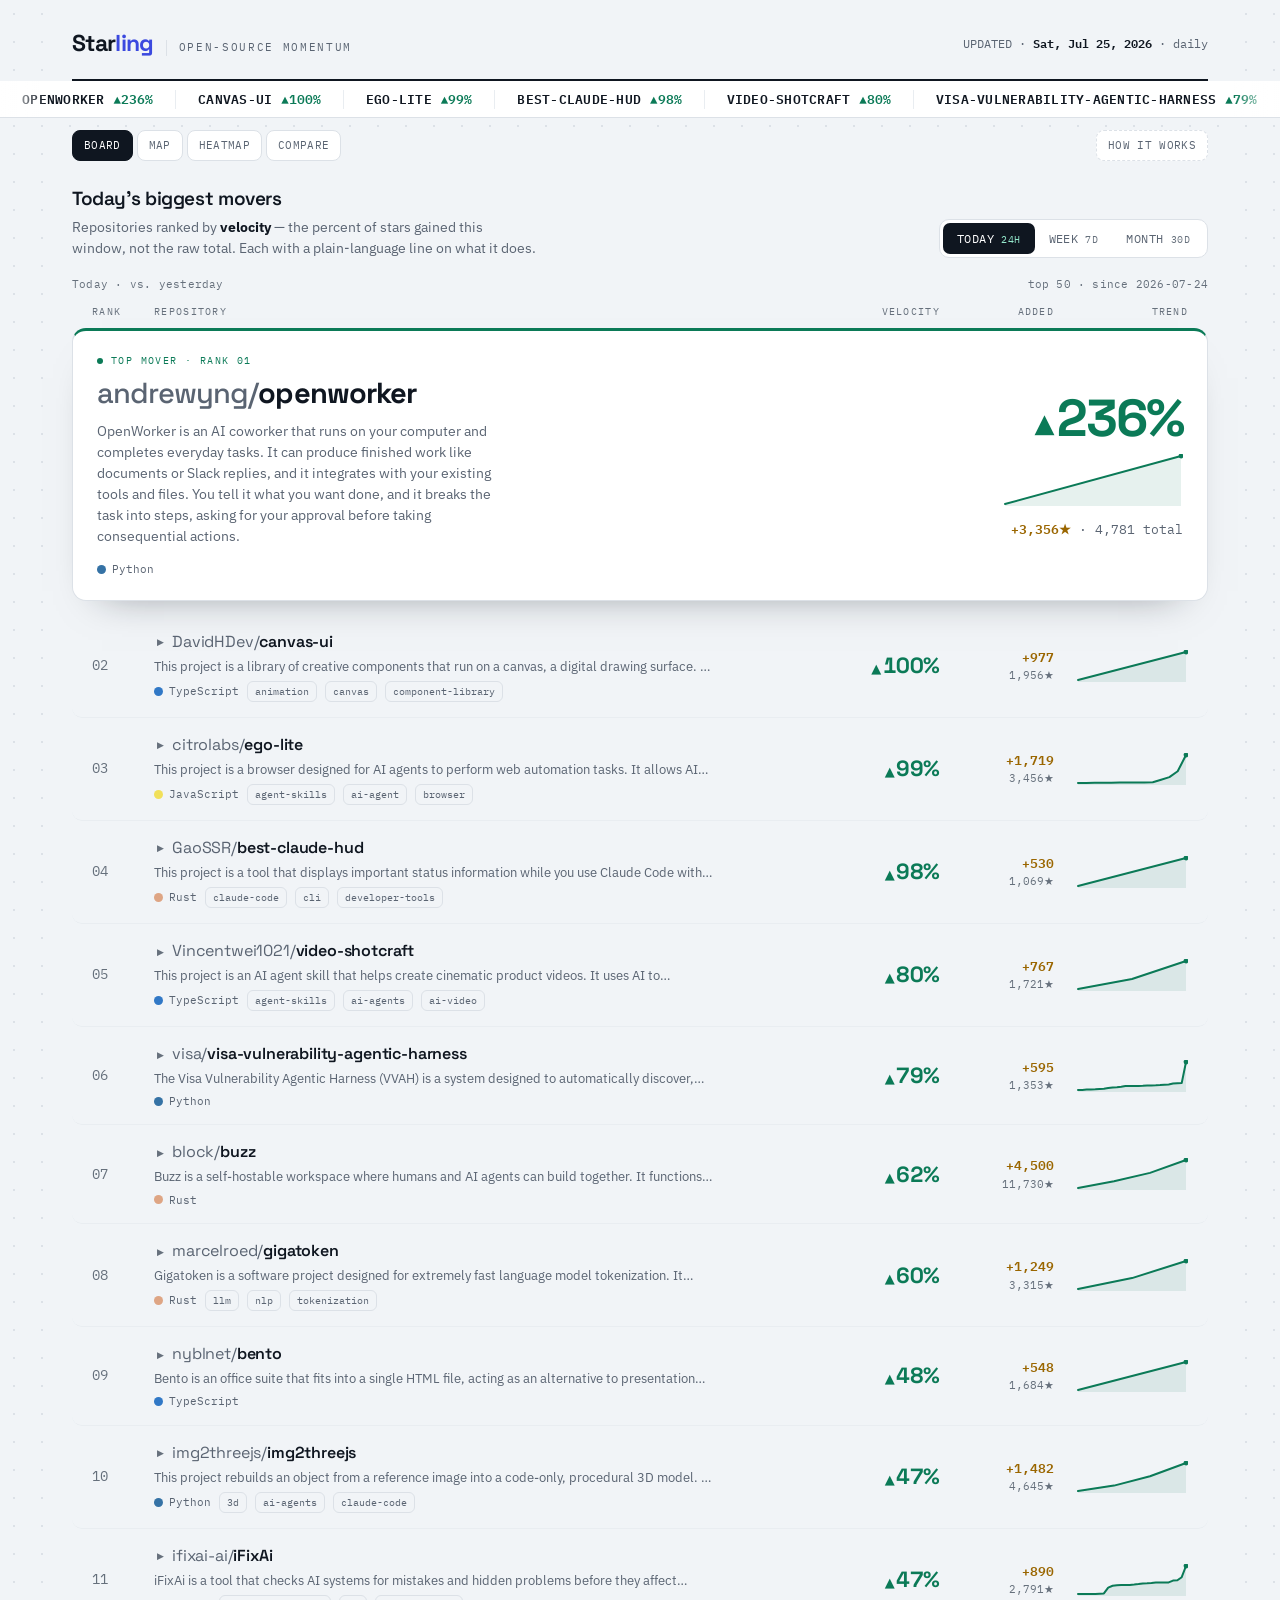
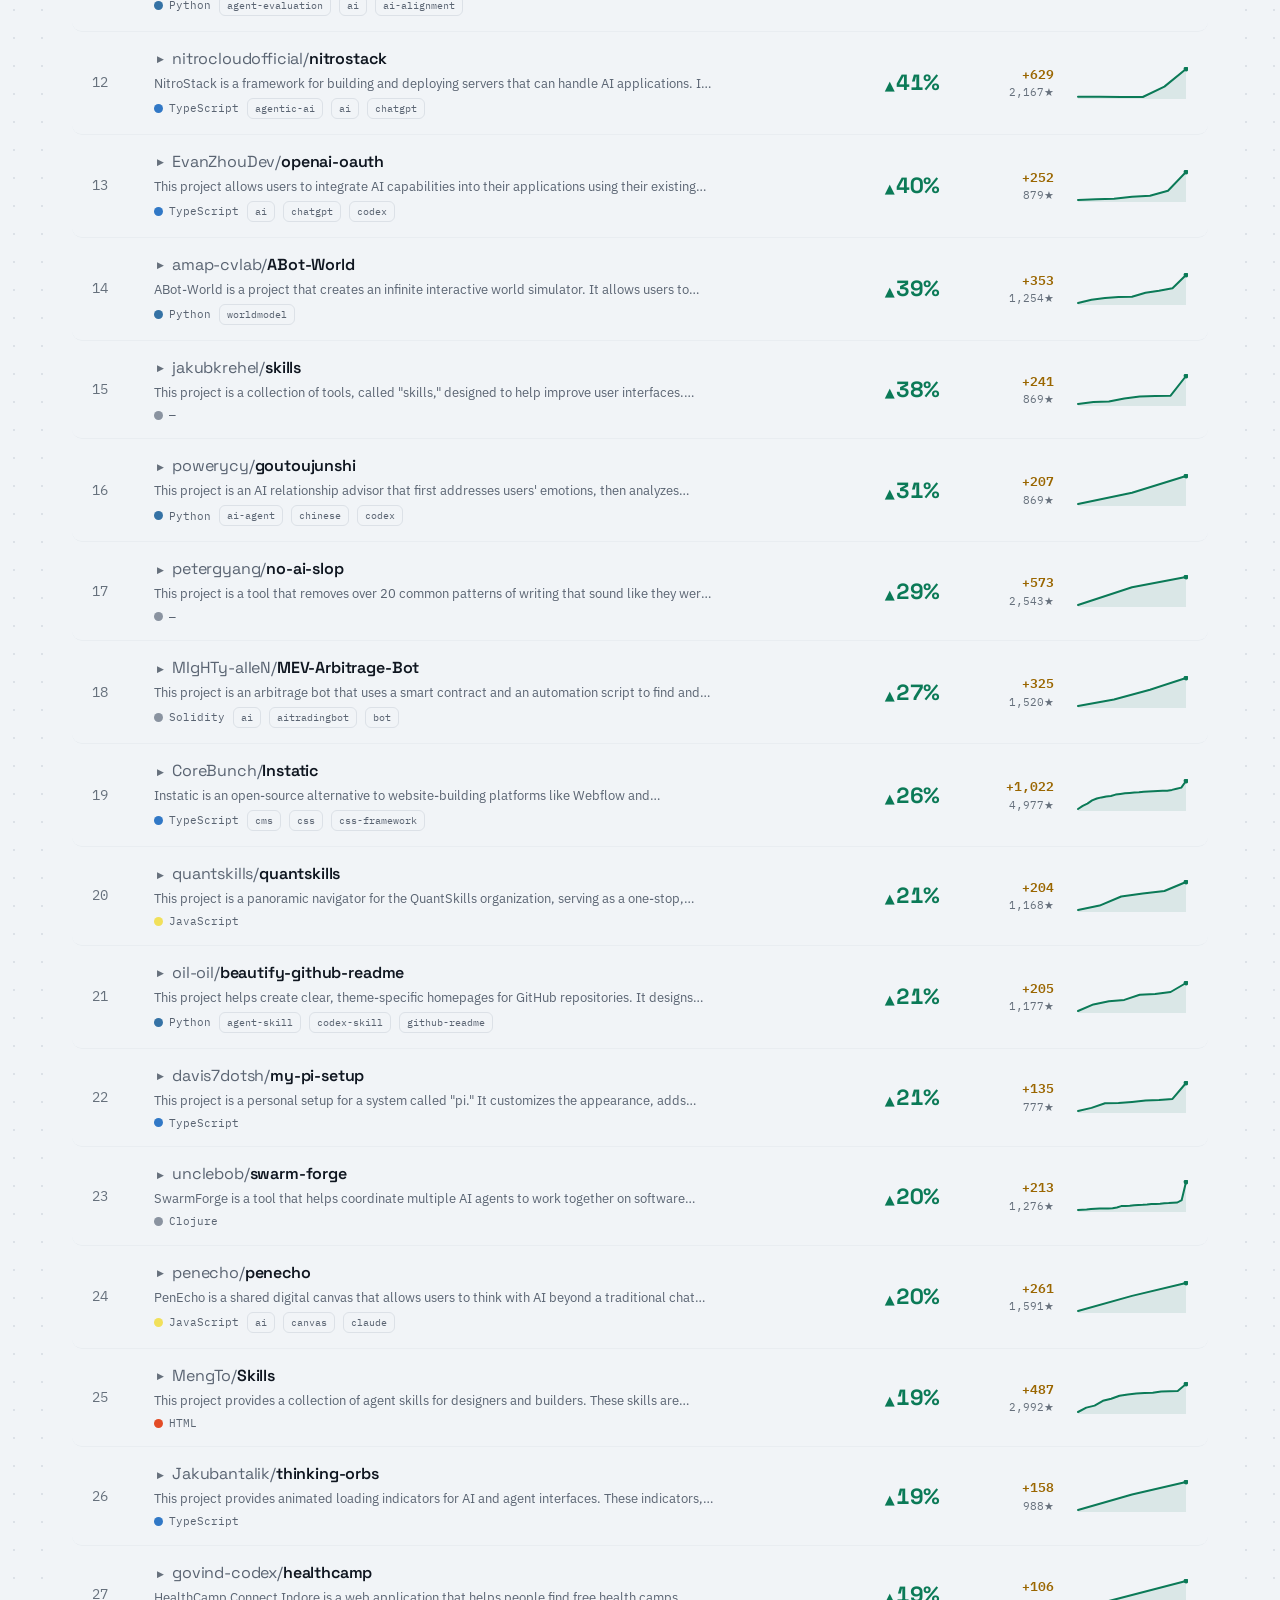
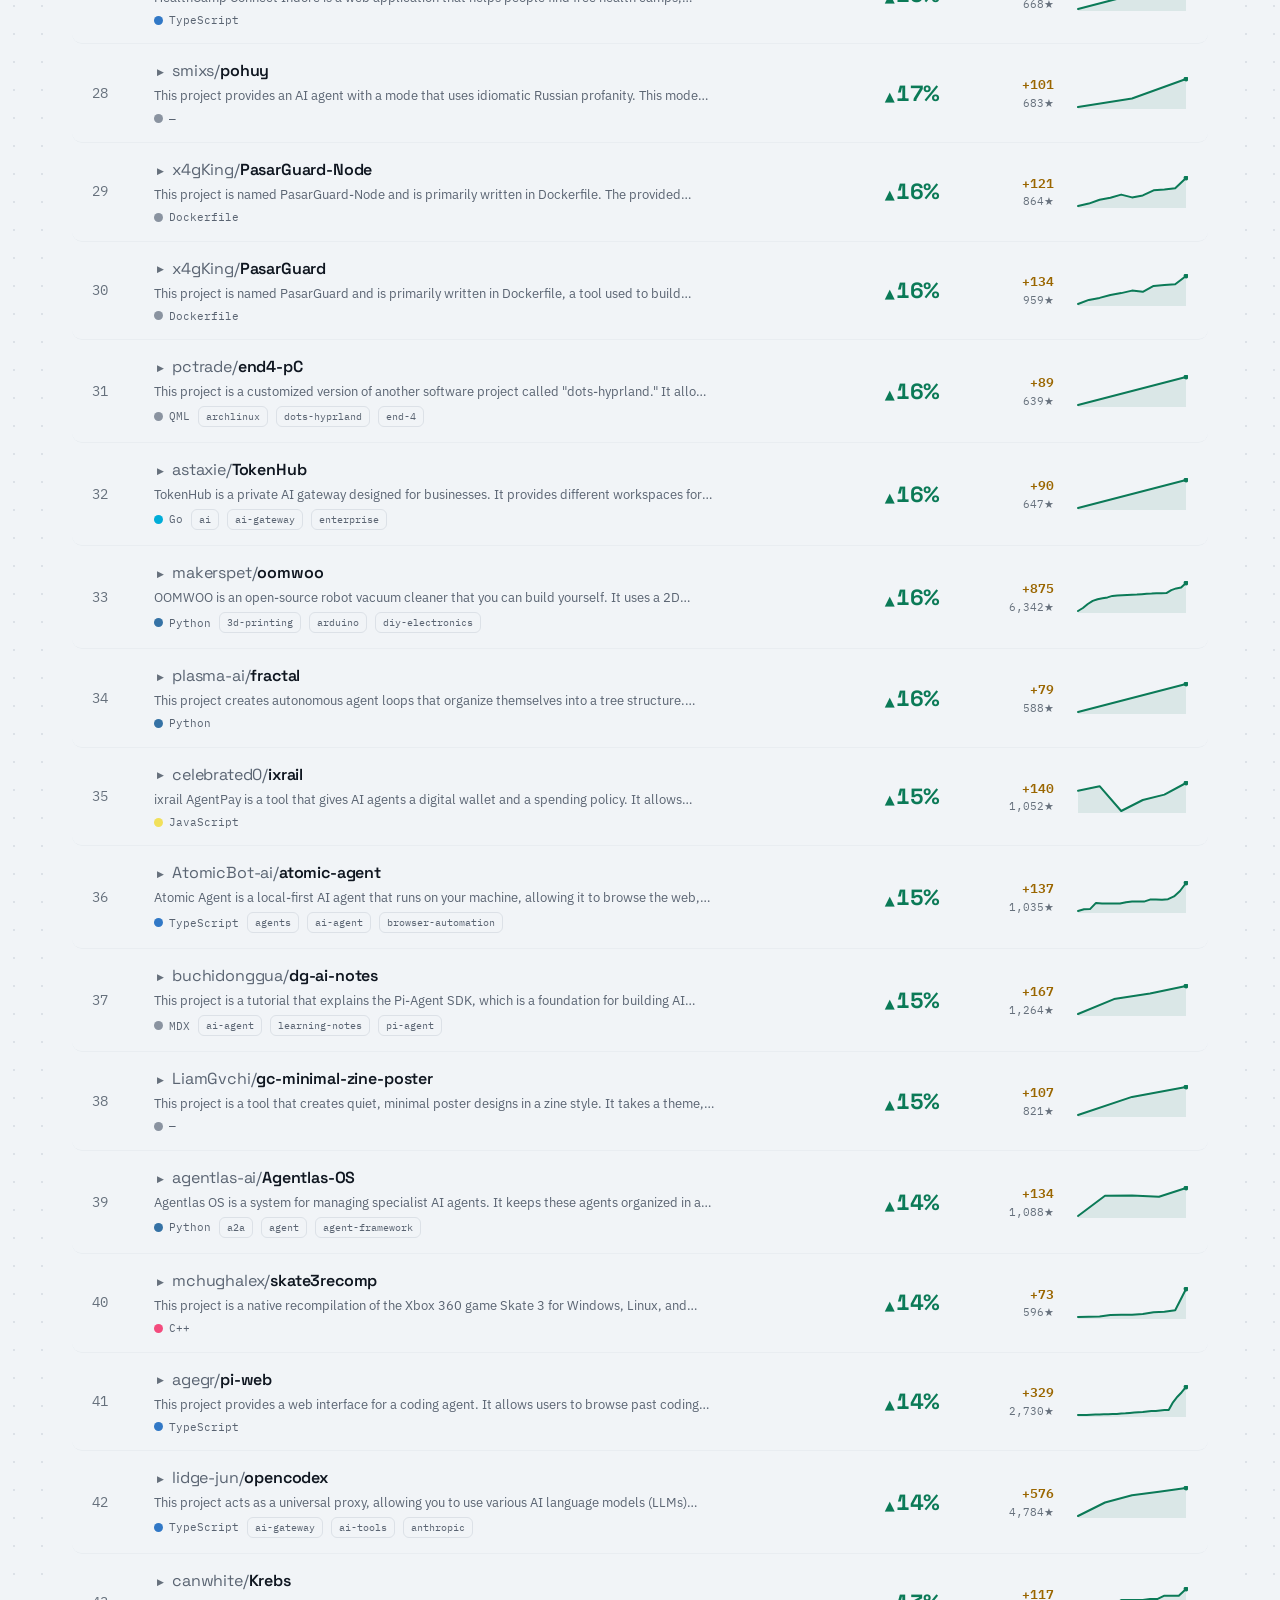
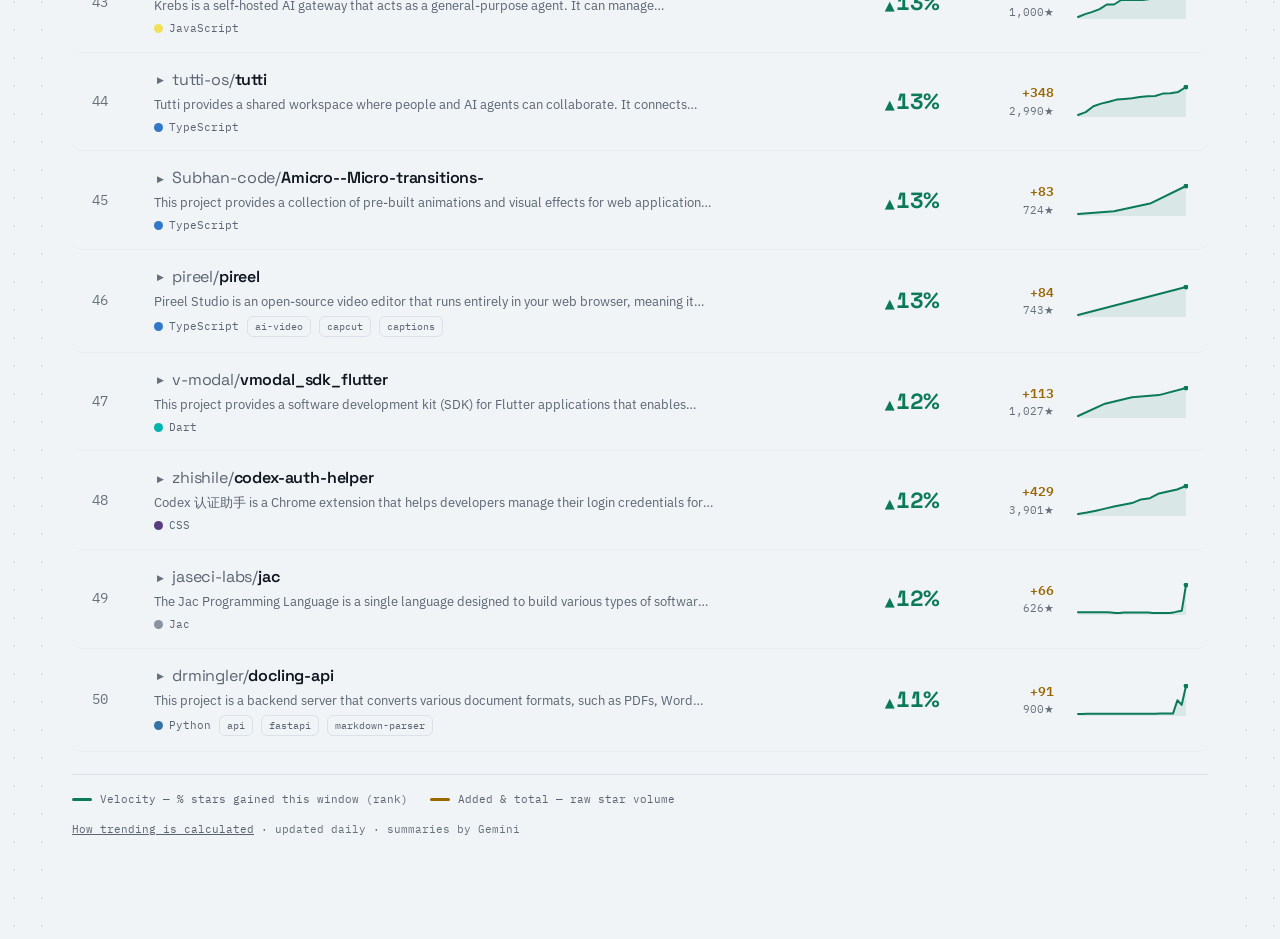
<file: site/index.html>
<!doctype html>
<html lang="en">
<head>
<meta charset="utf-8">
<meta name="viewport" content="width=device-width, initial-scale=1">
<title>Starling — trending GitHub repositories</title>
<link rel="icon" href="data:image/svg+xml,%3Csvg xmlns='http://www.w3.org/2000/svg' viewBox='0 0 16 16'%3E%3Cpath fill='%233B49DF' d='M8 1l2.1 4.3 4.7.7-3.4 3.3.8 4.7L8 11.8 3.8 14l.8-4.7L1.2 6l4.7-.7z'/%3E%3C/svg%3E">
<meta name="description" content="Open-source momentum — the GitHub repositories gaining stars fastest, each with a plain-language line on what it does.">
<link rel="preconnect" href="https://fonts.googleapis.com">
<link rel="preconnect" href="https://fonts.gstatic.com" crossorigin>
<link href="https://fonts.googleapis.com/css2?family=Space+Grotesk:wght@400;500;600;700&family=IBM+Plex+Mono:wght@400;500;600&family=IBM+Plex+Sans:wght@400;500;600&display=swap" rel="stylesheet">
<link rel="stylesheet" href="assets/theme.css">
<style>
  body{background-image:radial-gradient(circle, var(--line) 1px, transparent 1.5px); background-size:28px 28px;}
  .wrap{background:var(--paper);} /* solid content column — the dots stay in the margins, off the text */
  .wmeta{display:flex; justify-content:space-between; align-items:baseline; gap:12px; font-family:var(--mono); font-size:11px; color:var(--faint); letter-spacing:.02em; margin:2px 0 12px;}
  .thead{display:grid; grid-template-columns:44px 1fr 120px 96px 116px; gap:18px; align-items:end; padding:0 20px 9px; font-family:var(--mono); font-size:10px; letter-spacing:.13em; text-transform:uppercase; color:var(--faint);}
  .thead .r{text-align:right;}
  .board{display:flex; flex-direction:column;}

  .hero{background:var(--panel); border:1px solid var(--line); border-top:3px solid var(--up); border-radius:14px; padding:22px 24px; display:grid; grid-template-columns:1fr auto; gap:26px; margin-bottom:14px; box-shadow:var(--shadow);}
  .hero .badge{font-family:var(--mono); font-size:10px; letter-spacing:.14em; text-transform:uppercase; color:var(--up); display:flex; align-items:center; gap:8px; margin-bottom:10px;}
  .hero .badge i{width:6px; height:6px; border-radius:50%; background:var(--up);}
  .hero .name{font-family:var(--disp); font-weight:700; font-size:29px; letter-spacing:-.03em; line-height:1.05; color:inherit; text-decoration:none; display:inline-block;}
  .hero .name .o{color:var(--muted); font-weight:500;}
  .hero a.name:hover, .hero a.name:hover .o{color:var(--accent);}
  .hero .sum{color:var(--muted); font-size:14px; max-width:52ch; margin:12px 0 14px;}
  .hero .chips{display:flex; gap:8px; flex-wrap:wrap;}
  .hero .quote{text-align:right; display:flex; flex-direction:column; align-items:flex-end; justify-content:center; min-width:200px;}
  .hero .pct{font-family:var(--disp); font-weight:700; font-size:52px; letter-spacing:-.04em; color:var(--up); line-height:1; font-variant-numeric:tabular-nums;}
  .hero .pct .car{font-size:26px; vertical-align:middle; margin-right:4px;}
  .hero .chart{margin:10px 0 8px; color:var(--up);}
  .hero .sub{font-family:var(--mono); font-size:12.5px; color:var(--muted); font-variant-numeric:tabular-nums;}
  .hero .sub b{color:var(--amber); font-weight:600;}

  .row{display:grid; grid-template-columns:44px 1fr 120px 96px 116px; gap:18px; align-items:center; padding:15px 20px; border-bottom:1px solid var(--line-2); border-radius:10px; transition:background .15s; cursor:pointer;}
  .row:hover{background:var(--panel);}
  .row:focus-within{outline:2px solid var(--accent); outline-offset:-2px;}
  .id .nm .exp{border:0; background:none; cursor:pointer; padding:2px 3px; margin-right:5px; color:var(--faint); font-size:9px; line-height:1; vertical-align:middle; transition:transform .15s;}
  .row.open .exp{transform:rotate(90deg);}
  .id .nm .exp:hover{color:var(--accent);}
  .id .nm .exp:focus-visible{outline:2px solid var(--accent); outline-offset:2px; border-radius:4px;}
  .row.open .sm{display:block; overflow:visible; -webkit-line-clamp:none;}
  .rank{font-family:var(--mono); font-size:14px; color:var(--faint); font-variant-numeric:tabular-nums;}
  .id .nm{font-family:var(--disp); font-weight:600; font-size:16px; letter-spacing:-.01em;}
  .id .nm .o{color:var(--muted); font-weight:400;}
  .id .nm a{text-decoration:none; color:inherit;} .id .nm a:hover{color:var(--accent);}
  .id .sm{color:var(--muted); font-size:12.7px; margin:3px 0 0; max-width:70ch; display:-webkit-box; -webkit-line-clamp:1; -webkit-box-orient:vertical; overflow:hidden;}
  .id .chips{display:flex; align-items:center; gap:8px; flex-wrap:wrap; margin-top:5px;}
  .cell-pct{text-align:right; font-family:var(--disp); font-weight:700; font-size:22px; color:var(--up); font-variant-numeric:tabular-nums; letter-spacing:-.02em;}
  .cell-pct .car{font-size:13px; margin-right:2px;}
  .cell-abs{text-align:right; font-family:var(--mono); font-size:13px; color:var(--muted); font-variant-numeric:tabular-nums;}
  .cell-abs b{color:var(--amber); font-weight:600;} .cell-abs .t{display:block; font-size:11px; color:var(--faint);}
  .cell-chart{color:var(--up); display:flex; justify-content:flex-end;}

  @media (max-width:760px){
    body{background-image:none;}
    .thead{display:none;}
    .hero{grid-template-columns:1fr; gap:16px;} .hero .quote{text-align:left; align-items:flex-start;}
    .hero .name{font-size:23px;} .hero .pct{font-size:40px;}
    .row{grid-template-columns:34px 1fr auto; row-gap:6px; padding:14px 12px;}
    .row .cell-abs{display:none;}
    .row .cell-chart{grid-column:1 / -1; justify-content:flex-start; margin-top:2px;}
  }
</style>
</head>
<body>
<div class="wrap" style="padding-bottom:0">
  <div class="bar">
    <div class="brand"><a class="logo" href="index.html">Star<b>ling</b></a><span class="kick">Open-source momentum</span></div>
    <div class="clock" id="clock">—</div>
  </div>
</div>
<div class="ticker" aria-hidden="true"><div class="tick-track" id="tickTrack"></div></div>

<div class="wrap">
  <nav class="views" aria-label="Views">
    <a href="index.html" aria-current="page">Board</a>
    <a href="map.html">Map</a>
    <a href="heatmap.html">Heatmap</a>
    <a href="compare.html">Compare</a>
    <span class="spacer"></span>
    <a class="about" href="about.html">How it works</a>
  </nav>

  <main>
  <div class="strip">
    <div class="lede">
      <h1 id="ledeH">Today’s biggest movers</h1>
      <p>Repositories ranked by <b>velocity</b> — the percent of stars gained this window, not the raw total. Each with a plain-language line on what it does.</p>
    </div>
    <div class="seg" role="tablist" aria-label="Trend window">
      <button role="tab" aria-selected="true" data-win="day" aria-controls="boardPanel">Today <span class="d">24H</span></button>
      <button role="tab" aria-selected="false" data-win="week" aria-controls="boardPanel">Week <span class="d">7D</span></button>
      <button role="tab" aria-selected="false" data-win="month" aria-controls="boardPanel">Month <span class="d">30D</span></button>
    </div>
  </div>

  <div id="boardPanel" role="tabpanel" aria-label="Trending repositories">
  <div class="wmeta" role="status"><span id="wlabel">—</span><span id="wcount"></span></div>
  <div class="thead"><div>Rank</div><div>Repository</div><div class="r">Velocity</div><div class="r">Added</div><div class="r">Trend</div></div>
  <div class="board" id="board"><div class="state">Loading trending repositories…</div></div>
  </div>

  <div class="legend">
    <span><i style="background:var(--up)"></i>Velocity — % stars gained this window (rank)</span>
    <span><i style="background:var(--amber)"></i>Added &amp; total — raw star volume</span>
  </div>
  <p class="foot"><a href="about.html">How trending is calculated</a> · updated daily · summaries by Gemini</p>
  </main>
</div>

<script src="assets/data.js"></script>
<script>
var S = Starling;
S.load().then(function () {
  S.chrome();
  var current = "day";

  function render(win) {
    var w = S.win(win);
    S.buildTicker(document.getElementById("tickTrack"), w.repos);
    document.getElementById("ledeH").textContent = S.WLABEL[win] + "’s biggest movers";
    document.getElementById("wlabel").textContent = S.WLABEL[win] + " · " + S.WSINCE[win];
    document.getElementById("wcount").textContent = w.count ? ("top " + w.repos.length + (w.count > w.repos.length ? " of " + w.count : "") + " · since " + w.boundary_date) : "";
    var board = document.getElementById("board");
    if (!w.repos.length) {
      board.removeAttribute("role");
      board.innerHTML = '<div class="state">No repositories cleared the ' + S.WSUB[win] + ' threshold this run — check back tomorrow.</div>';
      return;
    }
    var out = "";
    var lead = w.repos[0];
    var sum = function (r) { return S.esc(r.summary || r.description || "Summary pending."); };
    var chips = function (r) {
      var c = S.langColor(r.language);
      var t = (r.topics || []).slice(0, 3).map(function (x) { return '<span class="chip">' + S.esc(x) + '</span>'; }).join("");
      return '<span class="lang"><span class="dot" style="background:' + c + '"></span>' + S.esc(r.language || "—") + '</span>' + t;
    };
    out += '<article class="hero" role="listitem">' +
      '<div><div class="badge"><i></i>Top mover · rank 01</div>' +
      '<a class="name" href="' + S.repoUrl(lead) + '" target="_blank" rel="noopener"><span class="o">' + S.esc(lead.owner) + '/</span>' + S.esc(lead.name) + '</a>' +
      '<p class="sum">' + sum(lead) + '</p><div class="chips">' + chips(lead) + '</div></div>' +
      '<div class="quote"><div class="pct"><span class="car">▲</span>' + S.pctOf(lead.pct_gain) + '%</div>' +
      '<div class="chart">' + S.sparkline(lead.spark, { w: 180, h: 52, stroke: "var(--up)" }) + '</div>' +
      '<div class="sub"><b>+' + S.fmt(lead.abs_gain) + '★</b> · ' + S.fmt(lead.stars) + ' total</div></div></article>';

    for (var i = 1; i < w.repos.length; i++) {
      var r = w.repos[i];
      out += '<div class="row" role="listitem"><div class="rank">' + String(i + 1).padStart(2, "0") + '</div>' +
        '<div class="id"><div class="nm"><button class="exp" aria-expanded="false" aria-controls="sm-' + i + '" aria-label="Show full summary of ' + S.esc(r.name) + '">▶</button><a href="' + S.repoUrl(r) + '" target="_blank" rel="noopener"><span class="o">' + S.esc(r.owner) + '/</span>' + S.esc(r.name) + '</a></div>' +
        '<p class="sm" id="sm-' + i + '">' + sum(r) + '</p><div class="chips">' + chips(r) + '</div></div>' +
        '<div class="cell-pct"><span class="car">▲</span>' + S.pctOf(r.pct_gain) + '%</div>' +
        '<div class="cell-abs"><b>+' + S.fmt(r.abs_gain) + '</b><span class="t">' + S.fmt(r.stars) + '★</span></div>' +
        '<div class="cell-chart">' + S.sparkline(r.spark, { stroke: "var(--up)" }) + '</div></div>';
    }
    board.setAttribute("role", "list");
    board.innerHTML = out;
  }

  document.querySelectorAll(".seg button").forEach(function (b) {
    b.addEventListener("click", function () {
      if (b.dataset.win === current) return;
      document.querySelectorAll(".seg button").forEach(function (x) { x.setAttribute("aria-selected", x === b); });
      current = b.dataset.win; render(current);
    });
  });
  // click a row (anywhere but its links) to expand/collapse the full summary;
  // delegated so it survives window-switch re-renders
  document.getElementById("board").addEventListener("click", function (e) {
    if (e.target.closest("a")) return;
    var row = e.target.closest(".row");
    if (!row) return;
    row.classList.toggle("open");
    var b = row.querySelector(".exp");
    if (b) b.setAttribute("aria-expanded", row.classList.contains("open"));
  });
  render(current);
}).catch(function (err) { S.fail("board", err); });
</script>
</body>
</html>
</file>
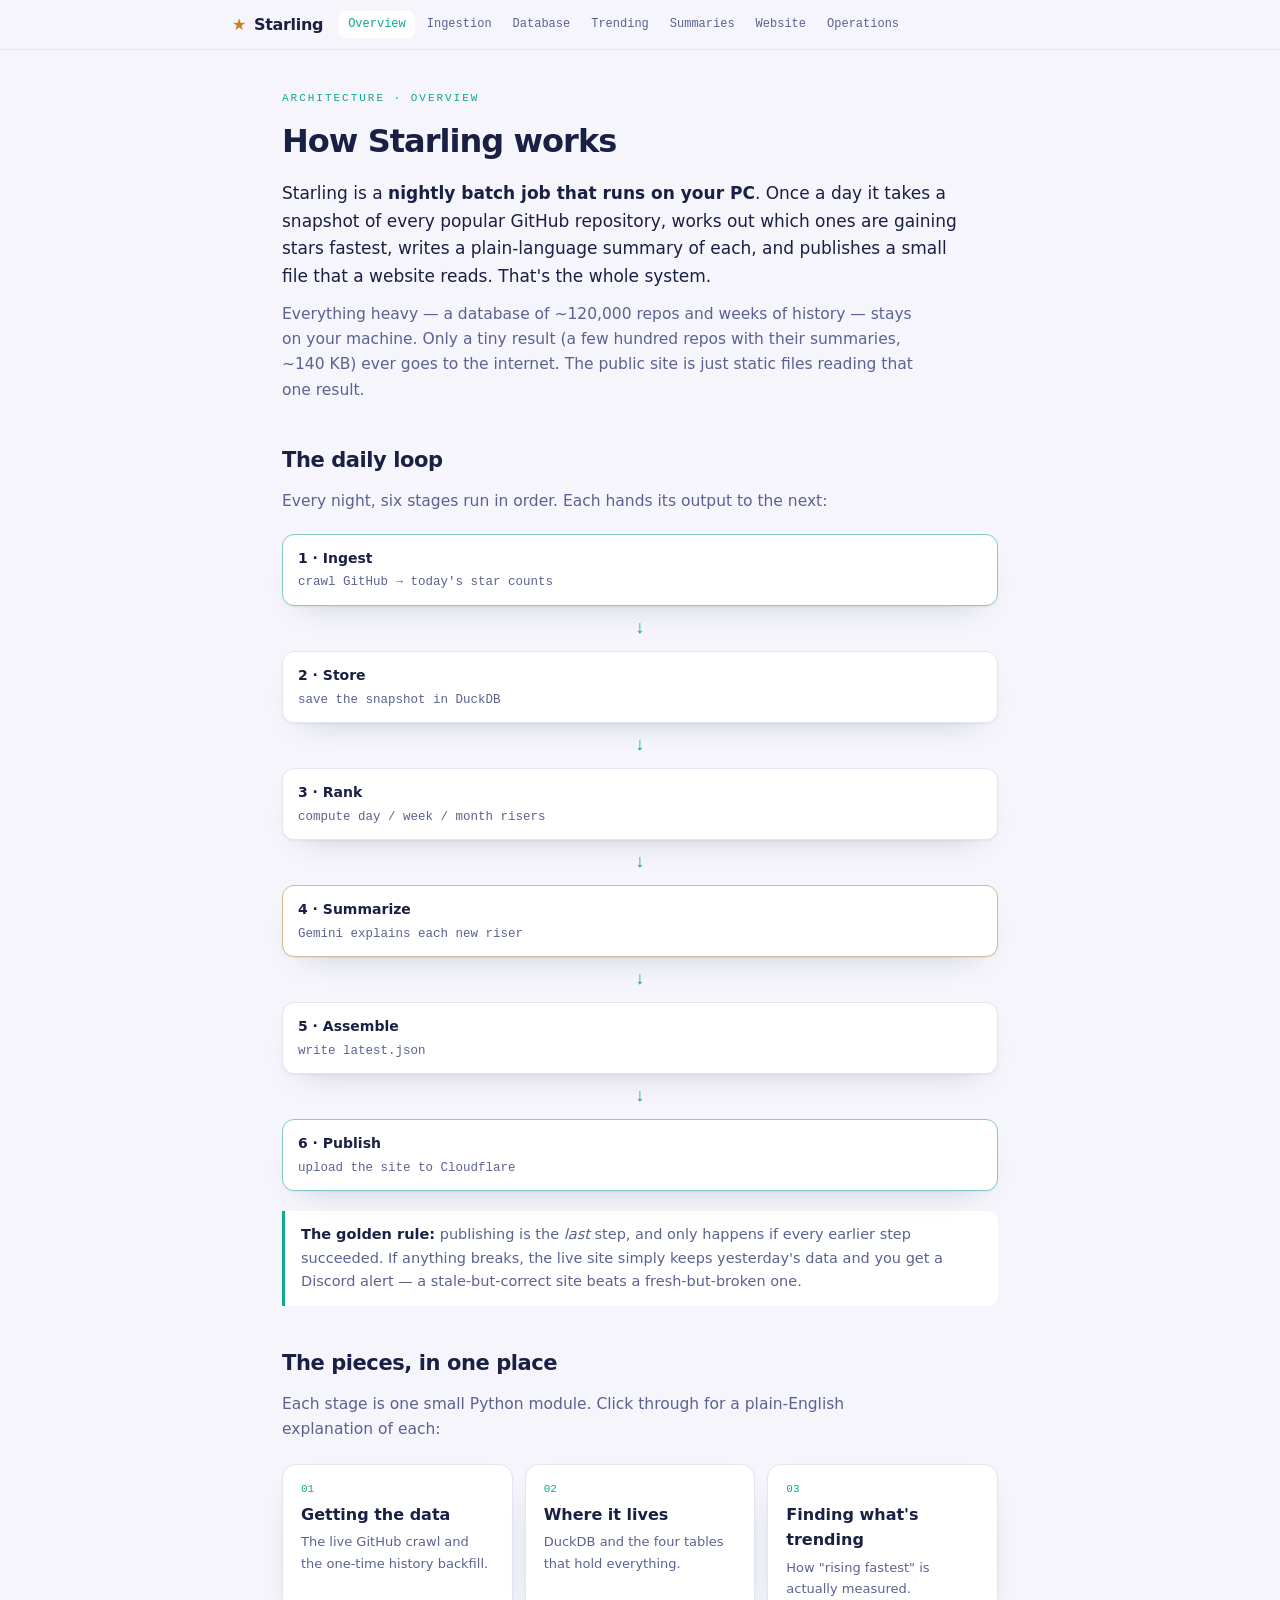
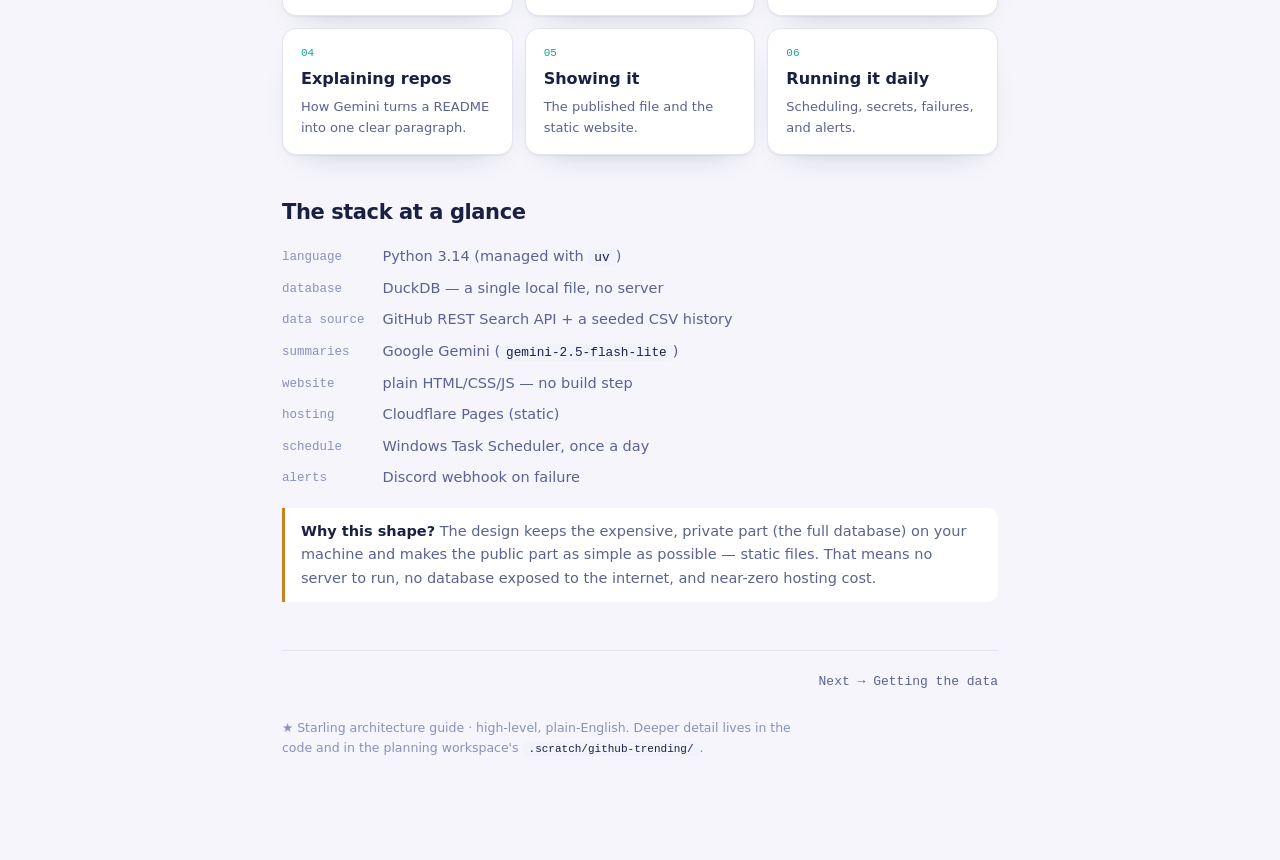
<file: docs/architecture/index.html>
<!doctype html>
<html lang="en">
<head>
<meta charset="utf-8">
<meta name="viewport" content="width=device-width, initial-scale=1">
<title>Starling architecture — Overview</title>
<link rel="stylesheet" href="style.css">
</head>
<body>
<div class="topnav"><div class="inner">
  <a class="brand" href="index.html"><span class="g">★</span> Starling</a>
  <nav>
    <a class="lnk" href="index.html" aria-current="page">Overview</a>
    <a class="lnk" href="01-ingestion.html">Ingestion</a>
    <a class="lnk" href="02-database.html">Database</a>
    <a class="lnk" href="03-trending.html">Trending</a>
    <a class="lnk" href="04-summaries.html">Summaries</a>
    <a class="lnk" href="05-website.html">Website</a>
    <a class="lnk" href="06-operations.html">Operations</a>
  </nav>
</div></div>

<div class="wrap">
  <div class="eyebrow">Architecture · Overview</div>
  <h1>How Starling works</h1>
  <p class="lead">Starling is a <strong>nightly batch job that runs on your PC</strong>. Once a day it takes a snapshot of every popular GitHub repository, works out which ones are gaining stars fastest, writes a plain-language summary of each, and publishes a small file that a website reads. That's the whole system.</p>

  <p>Everything heavy — a database of ~120,000 repos and weeks of history — stays on your machine. Only a tiny result (a few hundred repos with their summaries, ~140 KB) ever goes to the internet. The public site is just static files reading that one result.</p>

  <h2>The daily loop</h2>
  <p>Every night, six stages run in order. Each hands its output to the next:</p>

  <div class="flow vert">
    <div class="box accent"><div class="t">1 · Ingest</div><div class="d">crawl GitHub → today's star counts</div></div>
    <div class="arr">↓</div>
    <div class="box"><div class="t">2 · Store</div><div class="d">save the snapshot in DuckDB</div></div>
    <div class="arr">↓</div>
    <div class="box"><div class="t">3 · Rank</div><div class="d">compute day / week / month risers</div></div>
    <div class="arr">↓</div>
    <div class="box gold"><div class="t">4 · Summarize</div><div class="d">Gemini explains each new riser</div></div>
    <div class="arr">↓</div>
    <div class="box"><div class="t">5 · Assemble</div><div class="d">write latest.json</div></div>
    <div class="arr">↓</div>
    <div class="box accent"><div class="t">6 · Publish</div><div class="d">upload the site to Cloudflare</div></div>
  </div>

  <div class="note"><b>The golden rule:</b> publishing is the <em>last</em> step, and only happens if every earlier step succeeded. If anything breaks, the live site simply keeps yesterday's data and you get a Discord alert — a stale-but-correct site beats a fresh-but-broken one.</div>

  <h2>The pieces, in one place</h2>
  <p>Each stage is one small Python module. Click through for a plain-English explanation of each:</p>

  <div class="grid">
    <a class="card" href="01-ingestion.html"><div class="n">01</div><div class="h">Getting the data</div><div class="p">The live GitHub crawl and the one-time history backfill.</div></a>
    <a class="card" href="02-database.html"><div class="n">02</div><div class="h">Where it lives</div><div class="p">DuckDB and the four tables that hold everything.</div></a>
    <a class="card" href="03-trending.html"><div class="n">03</div><div class="h">Finding what's trending</div><div class="p">How "rising fastest" is actually measured.</div></a>
    <a class="card" href="04-summaries.html"><div class="n">04</div><div class="h">Explaining repos</div><div class="p">How Gemini turns a README into one clear paragraph.</div></a>
    <a class="card" href="05-website.html"><div class="n">05</div><div class="h">Showing it</div><div class="p">The published file and the static website.</div></a>
    <a class="card" href="06-operations.html"><div class="n">06</div><div class="h">Running it daily</div><div class="p">Scheduling, secrets, failures, and alerts.</div></a>
  </div>

  <h2>The stack at a glance</h2>
  <dl class="kv">
    <dt>language</dt><dd>Python 3.14 (managed with <code>uv</code>)</dd>
    <dt>database</dt><dd>DuckDB — a single local file, no server</dd>
    <dt>data source</dt><dd>GitHub REST Search API + a seeded CSV history</dd>
    <dt>summaries</dt><dd>Google Gemini (<code>gemini-2.5-flash-lite</code>)</dd>
    <dt>website</dt><dd>plain HTML/CSS/JS — no build step</dd>
    <dt>hosting</dt><dd>Cloudflare Pages (static)</dd>
    <dt>schedule</dt><dd>Windows Task Scheduler, once a day</dd>
    <dt>alerts</dt><dd>Discord webhook on failure</dd>
  </dl>

  <div class="note why"><b>Why this shape?</b> The design keeps the expensive, private part (the full database) on your machine and makes the public part as simple as possible — static files. That means no server to run, no database exposed to the internet, and near-zero hosting cost.</div>

  <div class="pager">
    <span class="spacer"></span>
    <a href="01-ingestion.html">Next → Getting the data</a>
  </div>
  <p class="foot">★ Starling architecture guide · high-level, plain-English. Deeper detail lives in the code and in the planning workspace's <code>.scratch/github-trending/</code>.</p>
</div>
</body>
</html>
</file>
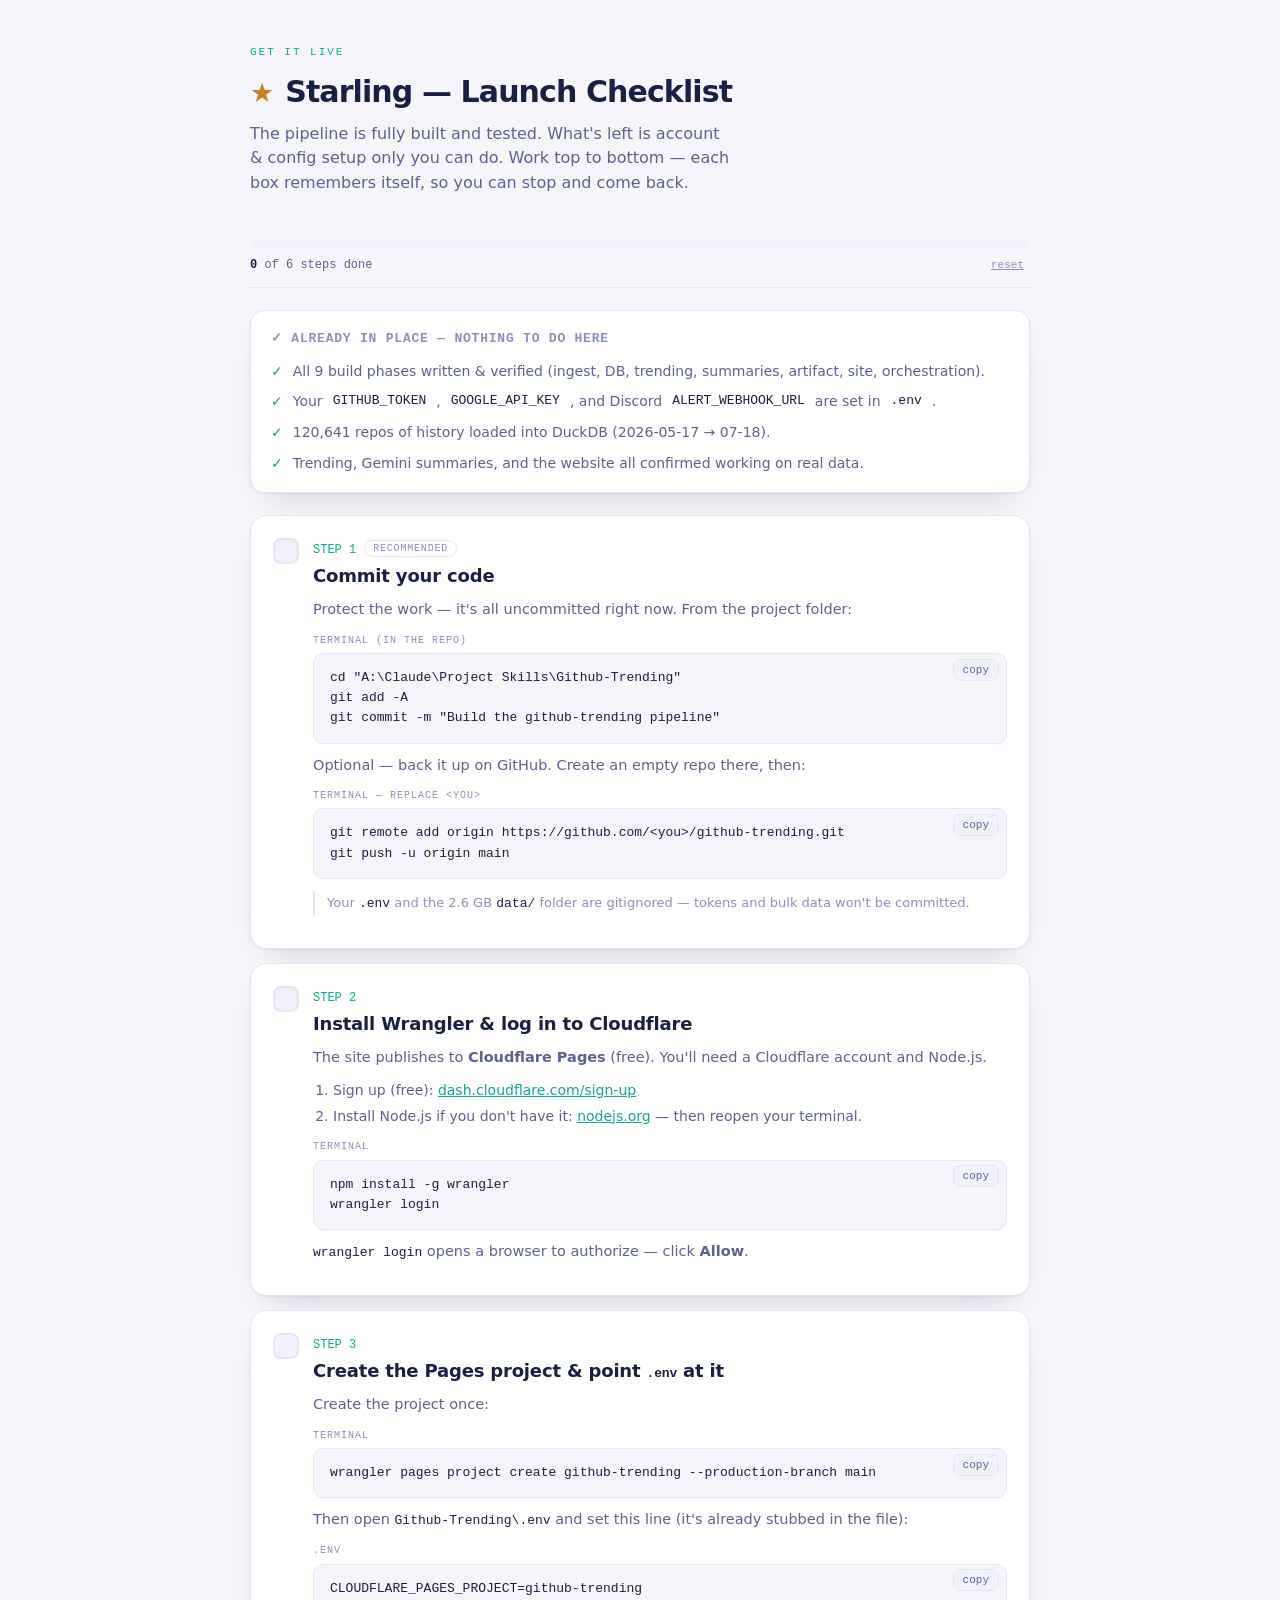
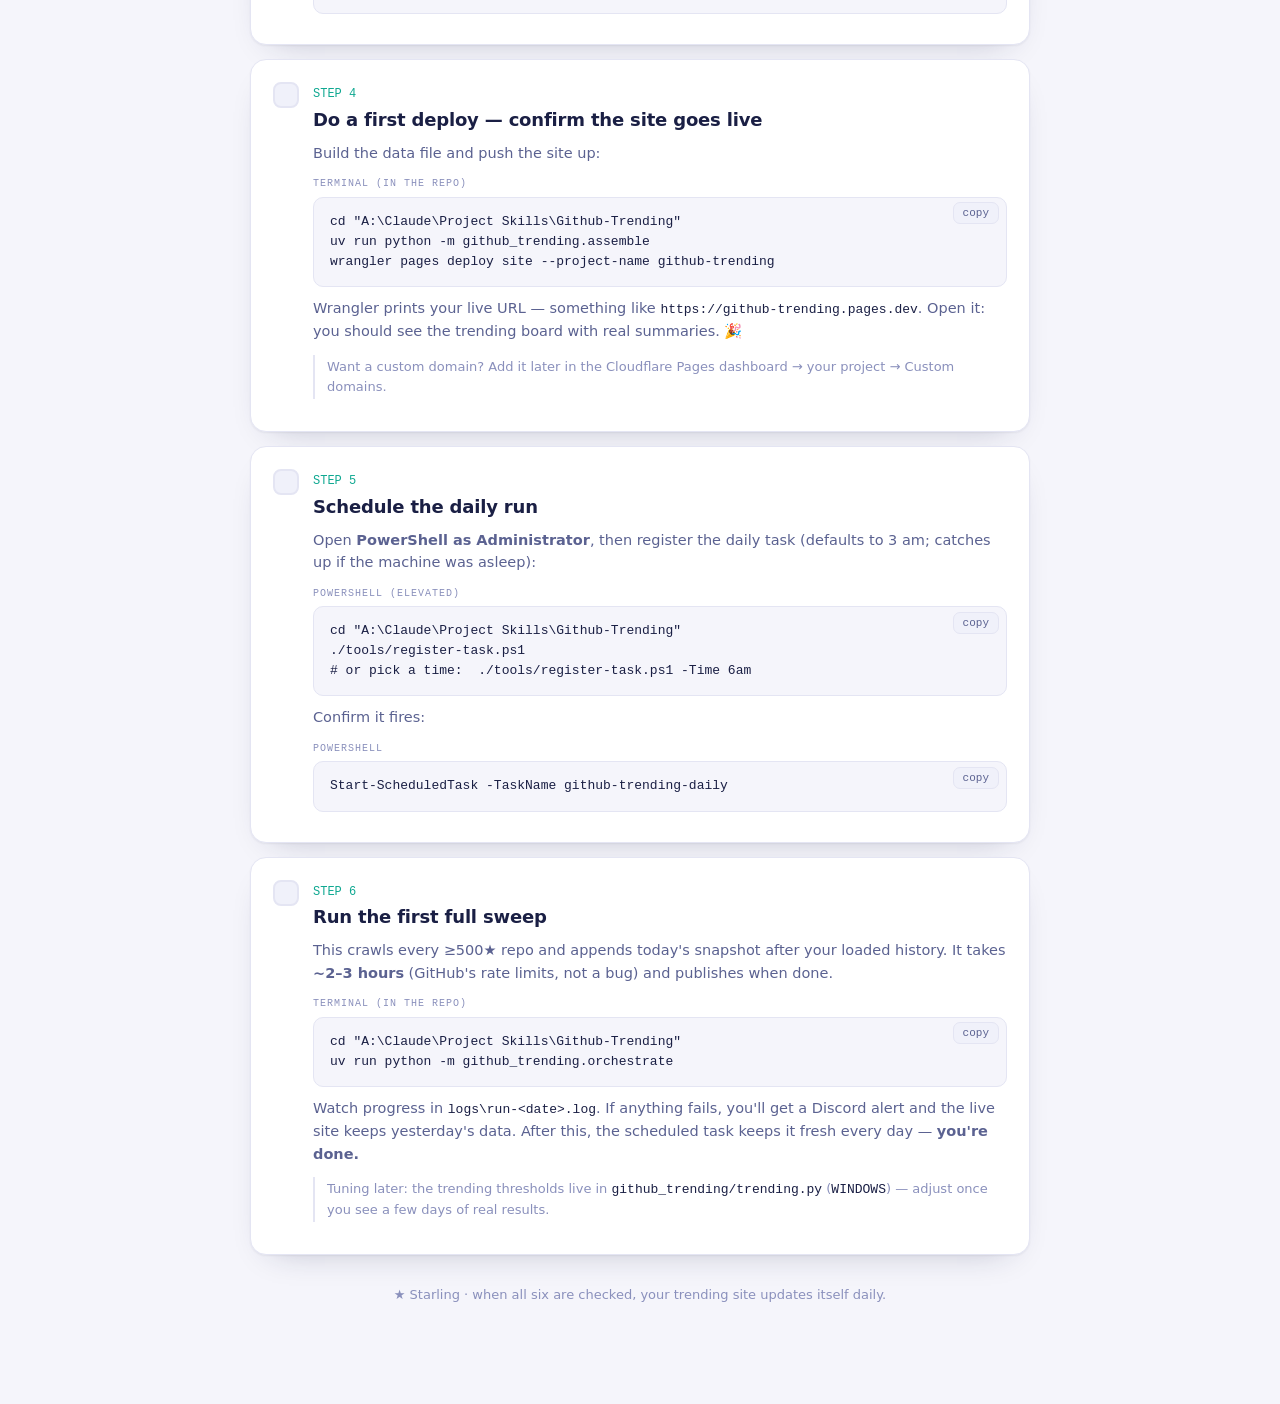
<file: docs/LAUNCH.html>
<!doctype html><html lang="en"><head><meta charset="utf-8"><meta name="viewport" content="width=device-width, initial-scale=1">
<title>Starling — Launch Checklist</title>
<style>
  :root {
    --ink:#0E1230; --surface:#161B42; --surface-2:#1F2657; --line:#2B3266;
    --paper:#EDEFFF; --haze:#9BA2D0; --faint:#6B72A6;
    --star:#FFC24B; --signal:#4FE0C0; --hot:#FF7A5C; --ok:#5FD08A;
    --mono: ui-monospace,"Cascadia Code","SF Mono","Segoe UI Mono",Consolas,monospace;
    --sans: system-ui,-apple-system,"Segoe UI",Roboto,Helvetica,Arial,sans-serif;
    --shadow: 0 1px 0 rgba(255,255,255,.03), 0 14px 34px -22px rgba(0,0,0,.7);
  }
  @media (prefers-color-scheme:light){ :root{
    --ink:#F5F5FB;--surface:#FFFFFF;--surface-2:#F0F1FA;--line:#E4E5F3;--paper:#1A1F44;--haze:#5B6291;--faint:#8A90BC;
    --star:#C9821F;--signal:#0FA891;--hot:#E15A3C;--ok:#1B9E5F;--shadow:0 1px 2px rgba(26,31,68,.06),0 14px 34px -22px rgba(26,31,68,.32);
  }}
  :root[data-theme="dark"]{ color-scheme:dark; --ink:#0E1230;--surface:#161B42;--surface-2:#1F2657;--line:#2B3266;--paper:#EDEFFF;--haze:#9BA2D0;--faint:#6B72A6;--star:#FFC24B;--signal:#4FE0C0;--hot:#FF7A5C;--ok:#5FD08A; }
  :root[data-theme="light"]{ color-scheme:light; --ink:#F5F5FB;--surface:#FFFFFF;--surface-2:#F0F1FA;--line:#E4E5F3;--paper:#1A1F44;--haze:#5B6291;--faint:#8A90BC;--star:#C9821F;--signal:#0FA891;--hot:#E15A3C;--ok:#1B9E5F; }

  *{ box-sizing:border-box; }
  body{ margin:0; background:var(--ink); color:var(--paper); font-family:var(--sans); line-height:1.55; -webkit-font-smoothing:antialiased; }
  .wrap{ max-width:820px; margin:0 auto; padding:0 20px 90px; }

  header{ padding:44px 0 10px; }
  .eyebrow{ font-family:var(--mono); font-size:11px; letter-spacing:.18em; text-transform:uppercase; color:var(--signal); }
  .mark{ display:flex; align-items:center; gap:11px; margin:8px 0 6px; }
  .mark .glyph{ color:var(--star); font-size:27px; line-height:1; }
  h1{ font-size:30px; margin:0; letter-spacing:-.03em; font-weight:800; }
  .lede{ color:var(--haze); font-size:16px; max-width:60ch; text-wrap:balance; margin:6px 0 0; }

  /* progress */
  .progress{ position:sticky; top:0; z-index:10; background:var(--ink); padding:14px 0 12px; margin-top:20px; border-bottom:1px solid var(--line); }
  .pbar{ height:8px; background:var(--surface-2); border-radius:999px; overflow:hidden; }
  .pfill{ height:100%; width:0; background:linear-gradient(90deg,var(--signal),var(--star)); border-radius:999px; transition:width .35s ease; }
  .pmeta{ display:flex; justify-content:space-between; align-items:baseline; margin-top:8px; font-family:var(--mono); font-size:12px; color:var(--haze); }
  .pmeta b{ color:var(--paper); }
  .reset{ appearance:none; background:transparent; border:0; color:var(--faint); font-family:var(--mono); font-size:11px; cursor:pointer; text-decoration:underline; }

  .panel{ background:var(--surface); border:1px solid var(--line); border-radius:14px; padding:18px 20px; margin:22px 0; box-shadow:var(--shadow); }
  .panel h2{ font-size:13px; font-family:var(--mono); letter-spacing:.06em; text-transform:uppercase; color:var(--faint); margin:0 0 12px; }
  .done-list{ list-style:none; margin:0; padding:0; display:grid; gap:9px; }
  .done-list li{ display:flex; gap:10px; align-items:flex-start; font-size:14px; color:var(--haze); }
  .done-list .c{ color:var(--ok); font-weight:800; flex:none; }

  .steps{ display:flex; flex-direction:column; gap:14px; margin-top:6px; }
  .step{ background:var(--surface); border:1px solid var(--line); border-radius:16px; padding:20px 22px; box-shadow:var(--shadow); transition:border-color .2s, opacity .2s; }
  .step.checked{ opacity:.62; border-color:color-mix(in srgb,var(--ok) 45%,var(--line)); }
  .shead{ display:flex; gap:14px; align-items:flex-start; }
  .box{ flex:none; width:26px; height:26px; margin-top:2px; border-radius:8px; border:2px solid var(--line); background:var(--surface-2); cursor:pointer; display:grid; place-items:center; color:transparent; font-weight:800; font-size:15px; transition:.15s; }
  .box:hover{ border-color:var(--signal); }
  .step.checked .box{ background:var(--ok); border-color:var(--ok); color:#0b1020; }
  .box:focus-visible{ outline:2px solid var(--signal); outline-offset:2px; }
  .num{ font-family:var(--mono); font-size:12px; color:var(--signal); }
  .step.checked .num{ color:var(--faint); }
  .stitle{ font-size:18px; font-weight:700; letter-spacing:-.01em; margin:1px 0 0; }
  .step.checked .stitle{ text-decoration:line-through; text-decoration-color:var(--faint); }
  .opt{ font-family:var(--mono); font-size:10px; letter-spacing:.08em; text-transform:uppercase; color:var(--faint); border:1px solid var(--line); border-radius:999px; padding:2px 8px; margin-left:8px; vertical-align:middle; }
  .sbody{ padding-left:40px; }
  .sbody p{ color:var(--haze); font-size:14.5px; margin:8px 0 12px; }
  .sbody a{ color:var(--signal); }
  .sbody ol{ color:var(--haze); font-size:14px; margin:8px 0 12px; padding-left:20px; }
  .sbody li{ margin:4px 0; }
  .note{ font-size:13px; color:var(--faint); border-left:2px solid var(--line); padding:2px 0 2px 12px; margin:12px 0; }

  .code{ position:relative; margin:10px 0; }
  .code .lbl{ font-family:var(--mono); font-size:10px; letter-spacing:.1em; text-transform:uppercase; color:var(--faint); margin-bottom:5px; }
  pre{ margin:0; background:var(--ink); border:1px solid var(--line); border-radius:10px; padding:14px 16px; overflow-x:auto; }
  code{ font-family:var(--mono); font-size:13px; color:var(--paper); white-space:pre; }
  .copy{ position:absolute; top:26px; right:8px; appearance:none; background:var(--surface-2); color:var(--haze); border:1px solid var(--line); border-radius:7px; font-family:var(--mono); font-size:11px; padding:4px 9px; cursor:pointer; transition:.15s; }
  .copy:hover{ color:var(--paper); border-color:var(--signal); }
  .copy.copied{ color:var(--ok); border-color:var(--ok); }

  .foot{ margin-top:30px; color:var(--faint); font-size:13px; text-align:center; }
  @media (max-width:560px){ .sbody{ padding-left:0; } h1{ font-size:24px; } }
</style>

<div class="wrap">
  <header>
    <div class="eyebrow">Get it live</div>
    <div class="mark"><span class="glyph">★</span><h1>Starling — Launch Checklist</h1></div>
    <p class="lede">The pipeline is fully built and tested. What's left is account &amp; config setup only you can do. Work top to bottom — each box remembers itself, so you can stop and come back.</p>
  </header>

  <div class="progress">
    <div class="pbar"><div class="pfill" id="pfill"></div></div>
    <div class="pmeta"><span><b id="pcount">0</b> of <span id="ptotal">6</span> steps done</span><button class="reset" id="reset">reset</button></div>
  </div>

  <div class="panel">
    <h2>✓ Already in place — nothing to do here</h2>
    <ul class="done-list">
      <li><span class="c">✓</span> All 9 build phases written &amp; verified (ingest, DB, trending, summaries, artifact, site, orchestration).</li>
      <li><span class="c">✓</span> Your <code>GITHUB_TOKEN</code>, <code>GOOGLE_API_KEY</code>, and Discord <code>ALERT_WEBHOOK_URL</code> are set in <code>.env</code>.</li>
      <li><span class="c">✓</span> 120,641 repos of history loaded into DuckDB (2026-05-17 → 07-18).</li>
      <li><span class="c">✓</span> Trending, Gemini summaries, and the website all confirmed working on real data.</li>
    </ul>
  </div>

  <div class="steps" id="steps">

    <div class="step" data-id="commit">
      <div class="shead">
        <div class="box" role="checkbox" tabindex="0" aria-checked="false">✓</div>
        <div><span class="num">STEP 1</span><span class="opt">recommended</span><div class="stitle">Commit your code</div></div>
      </div>
      <div class="sbody">
        <p>Protect the work — it's all uncommitted right now. From the project folder:</p>
        <div class="code"><div class="lbl">Terminal (in the repo)</div><button class="copy">copy</button><pre><code>cd "A:\Claude\Project Skills\Github-Trending"
git add -A
git commit -m "Build the github-trending pipeline"</code></pre></div>
        <p>Optional — back it up on GitHub. Create an empty repo there, then:</p>
        <div class="code"><div class="lbl">Terminal — replace &lt;you&gt;</div><button class="copy">copy</button><pre><code>git remote add origin https://github.com/&lt;you&gt;/github-trending.git
git push -u origin main</code></pre></div>
        <div class="note">Your <code>.env</code> and the 2.6 GB <code>data/</code> folder are gitignored — tokens and bulk data won't be committed.</div>
      </div>
    </div>

    <div class="step" data-id="wrangler">
      <div class="shead">
        <div class="box" role="checkbox" tabindex="0" aria-checked="false">✓</div>
        <div><span class="num">STEP 2</span><div class="stitle">Install Wrangler &amp; log in to Cloudflare</div></div>
      </div>
      <div class="sbody">
        <p>The site publishes to <b>Cloudflare Pages</b> (free). You'll need a Cloudflare account and Node.js.</p>
        <ol>
          <li>Sign up (free): <a href="https://dash.cloudflare.com/sign-up" rel="noopener">dash.cloudflare.com/sign-up</a></li>
          <li>Install Node.js if you don't have it: <a href="https://nodejs.org" rel="noopener">nodejs.org</a> — then reopen your terminal.</li>
        </ol>
        <div class="code"><div class="lbl">Terminal</div><button class="copy">copy</button><pre><code>npm install -g wrangler
wrangler login</code></pre></div>
        <p><code>wrangler login</code> opens a browser to authorize — click <b>Allow</b>.</p>
      </div>
    </div>

    <div class="step" data-id="project">
      <div class="shead">
        <div class="box" role="checkbox" tabindex="0" aria-checked="false">✓</div>
        <div><span class="num">STEP 3</span><div class="stitle">Create the Pages project &amp; point <code>.env</code> at it</div></div>
      </div>
      <div class="sbody">
        <p>Create the project once:</p>
        <div class="code"><div class="lbl">Terminal</div><button class="copy">copy</button><pre><code>wrangler pages project create github-trending --production-branch main</code></pre></div>
        <p>Then open <code>Github-Trending\.env</code> and set this line (it's already stubbed in the file):</p>
        <div class="code"><div class="lbl">.env</div><button class="copy">copy</button><pre><code>CLOUDFLARE_PAGES_PROJECT=github-trending</code></pre></div>
      </div>
    </div>

    <div class="step" data-id="deploy">
      <div class="shead">
        <div class="box" role="checkbox" tabindex="0" aria-checked="false">✓</div>
        <div><span class="num">STEP 4</span><div class="stitle">Do a first deploy — confirm the site goes live</div></div>
      </div>
      <div class="sbody">
        <p>Build the data file and push the site up:</p>
        <div class="code"><div class="lbl">Terminal (in the repo)</div><button class="copy">copy</button><pre><code>cd "A:\Claude\Project Skills\Github-Trending"
uv run python -m github_trending.assemble
wrangler pages deploy site --project-name github-trending</code></pre></div>
        <p>Wrangler prints your live URL — something like <code>https://github-trending.pages.dev</code>. Open it: you should see the trending board with real summaries. 🎉</p>
        <div class="note">Want a custom domain? Add it later in the Cloudflare Pages dashboard → your project → Custom domains.</div>
      </div>
    </div>

    <div class="step" data-id="schedule">
      <div class="shead">
        <div class="box" role="checkbox" tabindex="0" aria-checked="false">✓</div>
        <div><span class="num">STEP 5</span><div class="stitle">Schedule the daily run</div></div>
      </div>
      <div class="sbody">
        <p>Open <b>PowerShell as Administrator</b>, then register the daily task (defaults to 3&nbsp;am; catches up if the machine was asleep):</p>
        <div class="code"><div class="lbl">PowerShell (elevated)</div><button class="copy">copy</button><pre><code>cd "A:\Claude\Project Skills\Github-Trending"
./tools/register-task.ps1
# or pick a time:  ./tools/register-task.ps1 -Time 6am</code></pre></div>
        <p>Confirm it fires:</p>
        <div class="code"><div class="lbl">PowerShell</div><button class="copy">copy</button><pre><code>Start-ScheduledTask -TaskName github-trending-daily</code></pre></div>
      </div>
    </div>

    <div class="step" data-id="first-run">
      <div class="shead">
        <div class="box" role="checkbox" tabindex="0" aria-checked="false">✓</div>
        <div><span class="num">STEP 6</span><div class="stitle">Run the first full sweep</div></div>
      </div>
      <div class="sbody">
        <p>This crawls every ≥500★ repo and appends today's snapshot after your loaded history. It takes <b>~2–3 hours</b> (GitHub's rate limits, not a bug) and publishes when done.</p>
        <div class="code"><div class="lbl">Terminal (in the repo)</div><button class="copy">copy</button><pre><code>cd "A:\Claude\Project Skills\Github-Trending"
uv run python -m github_trending.orchestrate</code></pre></div>
        <p>Watch progress in <code>logs\run-&lt;date&gt;.log</code>. If anything fails, you'll get a Discord alert and the live site keeps yesterday's data. After this, the scheduled task keeps it fresh every day — <b>you're done.</b></p>
        <div class="note">Tuning later: the trending thresholds live in <code>github_trending/trending.py</code> (<code>WINDOWS</code>) — adjust once you see a few days of real results.</div>
      </div>
    </div>

  </div>

  <p class="foot">★ Starling · when all six are checked, your trending site updates itself daily.</p>
</div>

<script>
  const KEY = "starling-launch-v1";
  const steps = [...document.querySelectorAll(".step")];
  const pfill = document.getElementById("pfill");
  const pcount = document.getElementById("pcount");
  document.getElementById("ptotal").textContent = steps.length;

  let state = {};
  try { state = JSON.parse(localStorage.getItem(KEY)) || {}; } catch(e){ state = {}; }

  function paint(){
    let done = 0;
    steps.forEach(s => {
      const on = !!state[s.dataset.id];
      s.classList.toggle("checked", on);
      s.querySelector(".box").setAttribute("aria-checked", on);
      if (on) done++;
    });
    pcount.textContent = done;
    pfill.style.width = (done / steps.length * 100) + "%";
  }
  function toggle(s){
    state[s.dataset.id] = !state[s.dataset.id];
    try { localStorage.setItem(KEY, JSON.stringify(state)); } catch(e){}
    paint();
  }
  steps.forEach(s => {
    const box = s.querySelector(".box");
    box.addEventListener("click", () => toggle(s));
    box.addEventListener("keydown", e => { if (e.key===" "||e.key==="Enter"){ e.preventDefault(); toggle(s); } });
  });
  document.getElementById("reset").addEventListener("click", () => { state = {}; try{ localStorage.removeItem(KEY);}catch(e){} paint(); });

  document.querySelectorAll(".copy").forEach(btn => {
    btn.addEventListener("click", () => {
      const code = btn.parentElement.querySelector("code").textContent;
      navigator.clipboard.writeText(code).then(() => {
        btn.textContent = "copied"; btn.classList.add("copied");
        setTimeout(() => { btn.textContent = "copy"; btn.classList.remove("copied"); }, 1400);
      });
    });
  });

  paint();
</script>
</html>
</file>
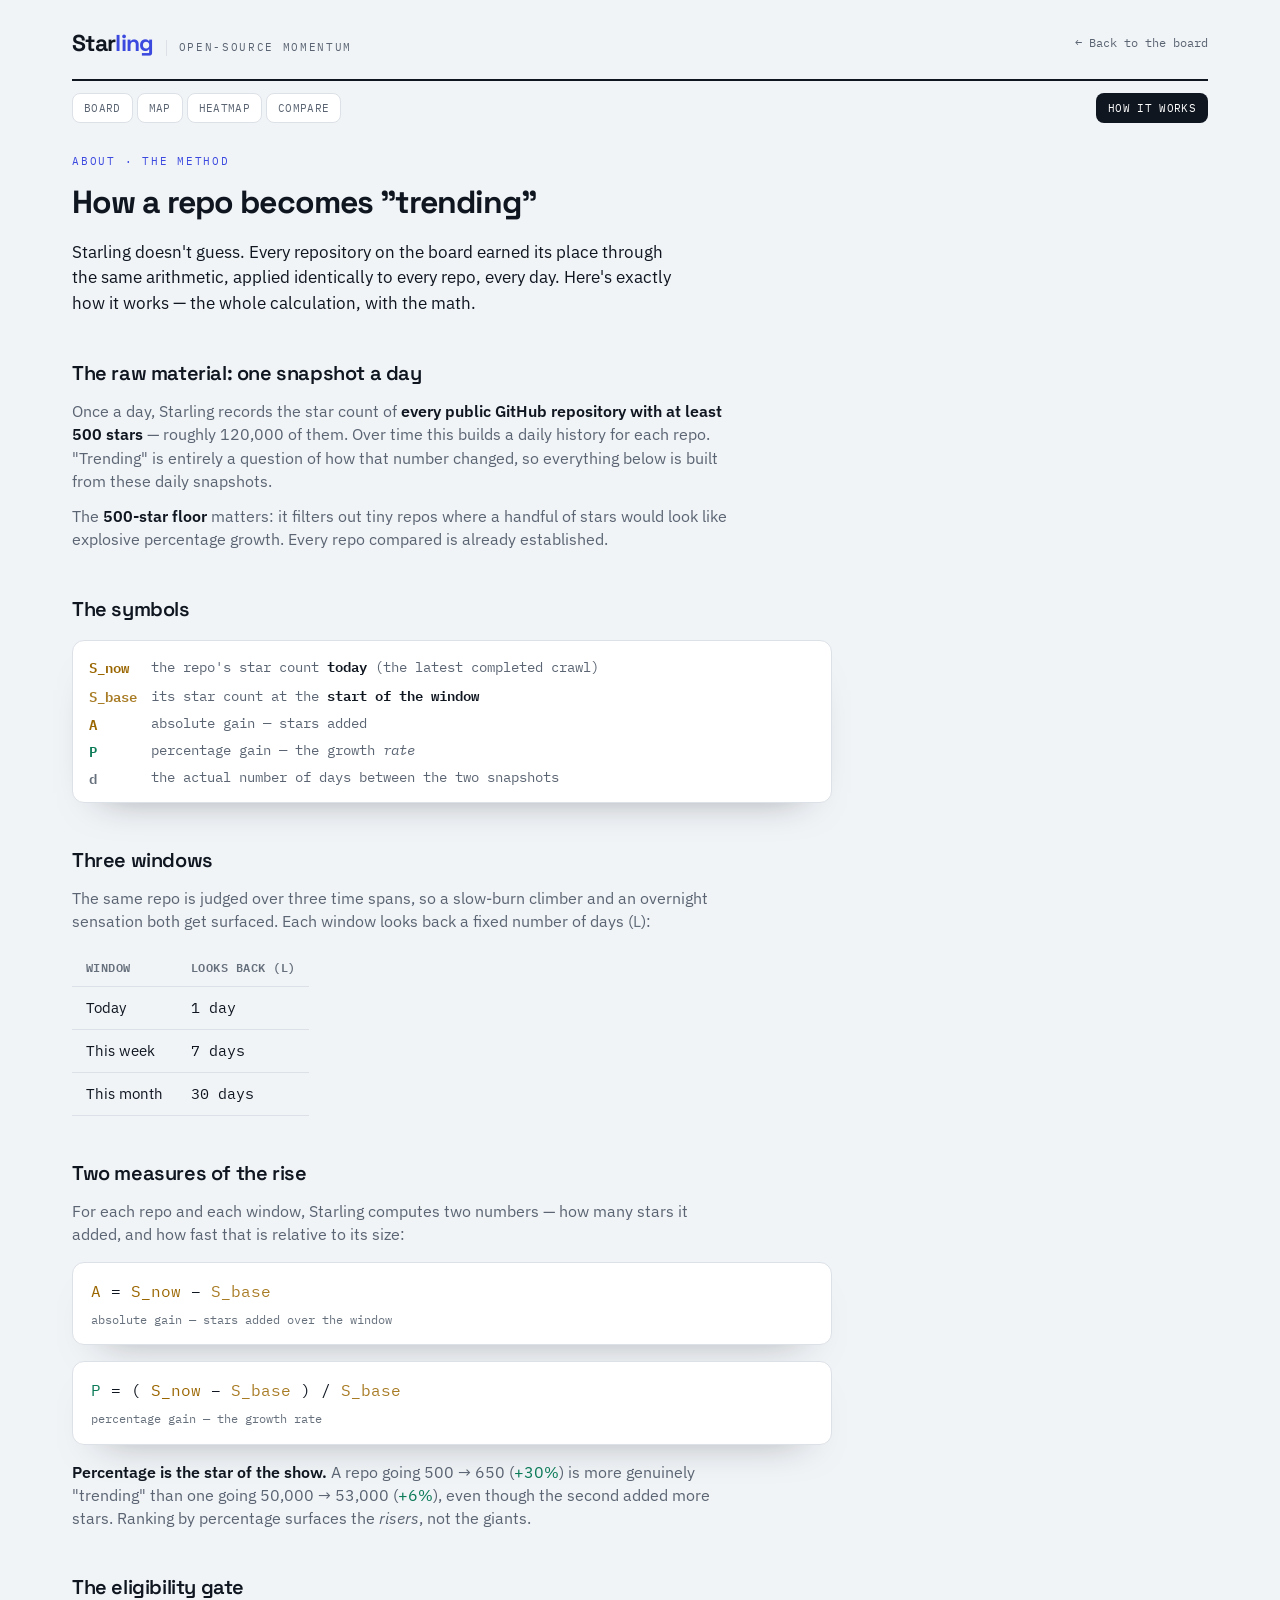
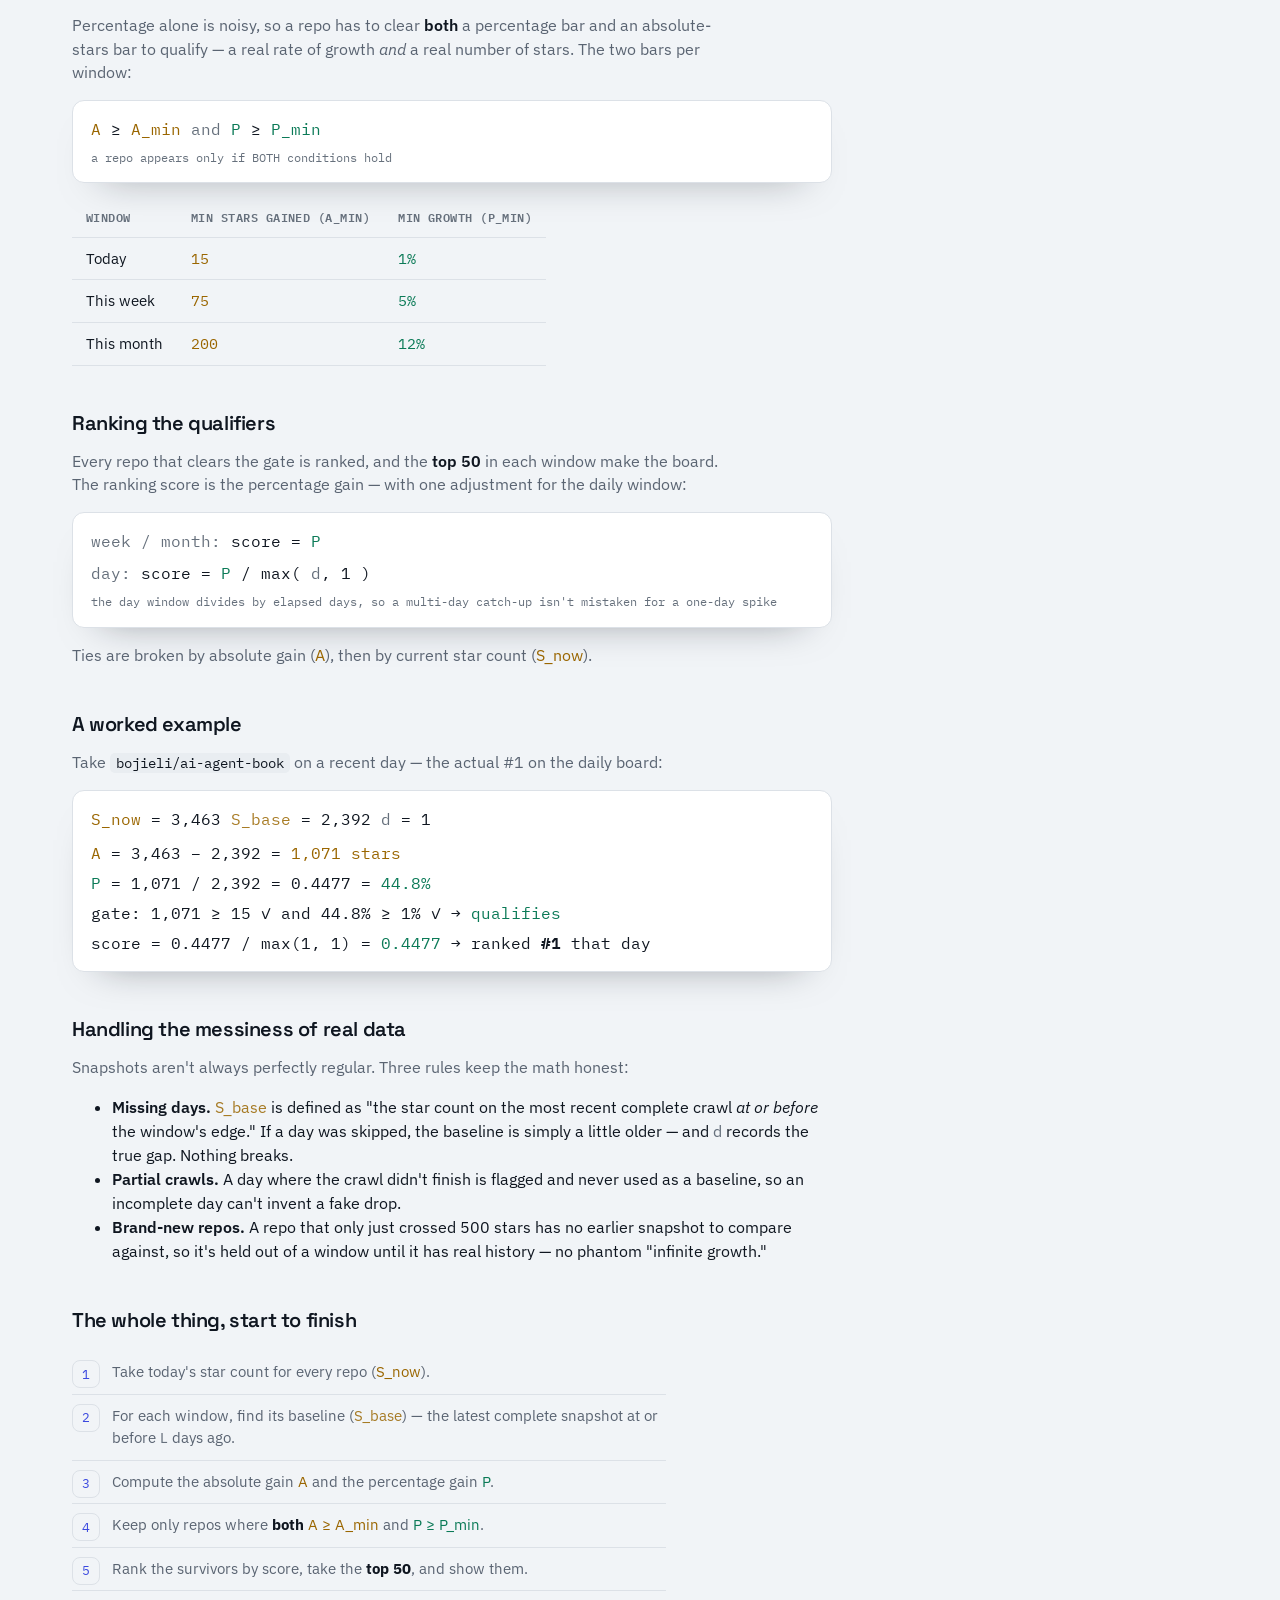
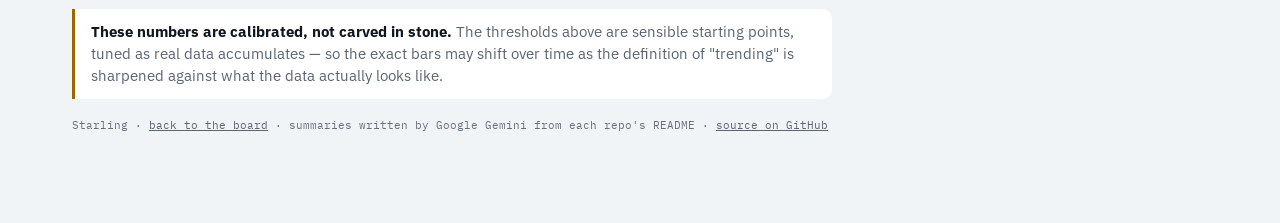
<file: site/about.html>
<!doctype html>
<html lang="en">
<head>
<meta charset="utf-8">
<meta name="viewport" content="width=device-width, initial-scale=1">
<title>How trending is calculated · Starling</title>
<link rel="icon" href="data:image/svg+xml,%3Csvg xmlns='http://www.w3.org/2000/svg' viewBox='0 0 16 16'%3E%3Cpath fill='%233B49DF' d='M8 1l2.1 4.3 4.7.7-3.4 3.3.8 4.7L8 11.8 3.8 14l.8-4.7L1.2 6l4.7-.7z'/%3E%3C/svg%3E">
<link rel="preconnect" href="https://fonts.googleapis.com">
<link rel="preconnect" href="https://fonts.gstatic.com" crossorigin>
<link href="https://fonts.googleapis.com/css2?family=Space+Grotesk:wght@400;500;600;700&family=IBM+Plex+Mono:wght@400;500;600&family=IBM+Plex+Sans:wght@400;500;600&display=swap" rel="stylesheet">
<link rel="stylesheet" href="assets/theme.css">
<style>
  .doc{max-width:760px;}
  .eyebrow{font-family:var(--mono); font-size:11px; letter-spacing:.16em; text-transform:uppercase; color:var(--accent); margin-top:30px;}
  h1{font-family:var(--disp); font-size:32px; margin:8px 0 0; letter-spacing:-.03em; font-weight:700; text-wrap:balance;}
  .lead{color:var(--ink); font-size:17px; margin:14px 0 0; max-width:60ch;}
  h2{font-family:var(--disp); font-size:20px; margin:42px 0 8px; letter-spacing:-.02em; font-weight:600;}
  p{color:var(--muted); font-size:15.5px; margin:12px 0; max-width:66ch;}
  strong{color:var(--ink); font-weight:600;}
  a{color:var(--accent);}
  code{font-family:var(--mono); font-size:.88em; background:var(--line-2); color:var(--ink); padding:1px 6px; border-radius:5px;}
  .s-now,.s-base,.s-abs{color:var(--amber);} .s-base{opacity:.85;} .s-pct{color:var(--up);} .s-days{color:var(--faint);}

  .legend{display:grid; grid-template-columns:auto 1fr; gap:6px 14px; margin:16px 0; padding:14px 16px; background:var(--panel); border:1px solid var(--line); border-radius:12px; font-size:14px; box-shadow:var(--shadow);}
  .legend .sym{font-family:var(--mono); font-weight:600;} .legend .d{color:var(--muted);}
  .formula{background:var(--panel); border:1px solid var(--line); border-radius:12px; padding:16px 18px; margin:16px 0; overflow-x:auto; box-shadow:var(--shadow);}
  .formula .eq{font-family:var(--mono); font-size:16px; white-space:nowrap; color:var(--ink);}
  .formula .cap{color:var(--faint); font-family:var(--mono); font-size:11.5px; margin-top:8px;}
  table{width:100%; border-collapse:collapse; margin:16px 0; font-size:14.5px; display:block; overflow-x:auto;}
  th,td{text-align:left; padding:10px 14px; border-bottom:1px solid var(--line); white-space:nowrap;}
  th{font-family:var(--mono); font-size:11.5px; letter-spacing:.04em; text-transform:uppercase; color:var(--faint); font-weight:600;}
  td.mono{font-family:var(--mono);}
  .note{border-left:3px solid var(--up); background:var(--panel); border-radius:0 10px 10px 0; padding:12px 16px; margin:18px 0; font-size:14.5px; color:var(--muted);}
  .note.gold{border-left-color:var(--amber);} .note b{color:var(--ink);}
  ol.steps{counter-reset:s; list-style:none; padding:0; margin:16px 0;}
  ol.steps li{position:relative; padding:10px 0 10px 40px; border-bottom:1px solid var(--line); color:var(--muted); font-size:15px; max-width:66ch;}
  ol.steps li::before{counter-increment:s; content:counter(s); position:absolute; left:0; top:9px; width:26px; height:26px; border-radius:8px; background:var(--paper); border:1px solid var(--line); color:var(--accent); font-family:var(--mono); font-size:13px; display:grid; place-items:center;}
  ol.steps li b{color:var(--ink);}
  @media (max-width:560px){ h1{font-size:26px;} .formula .eq{white-space:normal;} }
</style>
</head>
<body>
<div class="wrap" style="padding-bottom:0">
  <div class="bar">
    <div class="brand"><a class="logo" href="index.html">Star<b>ling</b></a><span class="kick">Open-source momentum</span></div>
    <a class="clock" href="index.html" style="text-decoration:none">← Back to the board</a>
  </div>
</div>
<div class="wrap">
  <nav class="views" aria-label="Views">
    <a href="index.html">Board</a>
    <a href="map.html">Map</a>
    <a href="heatmap.html">Heatmap</a>
    <a href="compare.html">Compare</a>
    <span class="spacer"></span>
    <a class="about" href="about.html" aria-current="page">How it works</a>
  </nav>

  <main>
  <div class="doc">
  <div class="eyebrow">About · the method</div>
  <h1>How a repo becomes "trending"</h1>
  <p class="lead">Starling doesn't guess. Every repository on the board earned its place through the same arithmetic, applied identically to every repo, every day. Here's exactly how it works — the whole calculation, with the math.</p>

  <h2>The raw material: one snapshot a day</h2>
  <p>Once a day, Starling records the star count of <strong>every public GitHub repository with at least 500 stars</strong> — roughly 120,000 of them. Over time this builds a daily history for each repo. "Trending" is entirely a question of how that number changed, so everything below is built from these daily snapshots.</p>
  <p>The <strong>500-star floor</strong> matters: it filters out tiny repos where a handful of stars would look like explosive percentage growth. Every repo compared is already established.</p>

  <h2>The symbols</h2>
  <div class="legend">
    <span class="sym s-now">S_now</span><span class="d">the repo's star count <strong>today</strong> (the latest completed crawl)</span>
    <span class="sym s-base">S_base</span><span class="d">its star count at the <strong>start of the window</strong></span>
    <span class="sym s-abs">A</span><span class="d">absolute gain — stars added</span>
    <span class="sym s-pct">P</span><span class="d">percentage gain — the growth <em>rate</em></span>
    <span class="sym s-days">d</span><span class="d">the actual number of days between the two snapshots</span>
  </div>

  <h2>Three windows</h2>
  <p>The same repo is judged over three time spans, so a slow-burn climber and an overnight sensation both get surfaced. Each window looks back a fixed number of days (<span class="s-days">L</span>):</p>
  <table>
    <tr><th>Window</th><th>Looks back (L)</th></tr>
    <tr><td>Today</td><td class="mono">1 day</td></tr>
    <tr><td>This week</td><td class="mono">7 days</td></tr>
    <tr><td>This month</td><td class="mono">30 days</td></tr>
  </table>

  <h2>Two measures of the rise</h2>
  <p>For each repo and each window, Starling computes two numbers — how many stars it added, and how fast that is relative to its size:</p>
  <div class="formula">
    <div class="eq"><span class="s-abs">A</span> = <span class="s-now">S_now</span> − <span class="s-base">S_base</span></div>
    <div class="cap">absolute gain — stars added over the window</div>
  </div>
  <div class="formula">
    <div class="eq"><span class="s-pct">P</span> = ( <span class="s-now">S_now</span> − <span class="s-base">S_base</span> ) / <span class="s-base">S_base</span></div>
    <div class="cap">percentage gain — the growth rate</div>
  </div>
  <p><strong>Percentage is the star of the show.</strong> A repo going 500 → 650 (<span class="s-pct">+30%</span>) is more genuinely "trending" than one going 50,000 → 53,000 (<span class="s-pct">+6%</span>), even though the second added more stars. Ranking by percentage surfaces the <em>risers</em>, not the giants.</p>

  <h2>The eligibility gate</h2>
  <p>Percentage alone is noisy, so a repo has to clear <strong>both</strong> a percentage bar and an absolute-stars bar to qualify — a real rate of growth <em>and</em> a real number of stars. The two bars per window:</p>
  <div class="formula">
    <div class="eq"><span class="s-abs">A</span> ≥ <span class="s-abs">A_min</span>   <span style="color:var(--faint)">and</span>   <span class="s-pct">P</span> ≥ <span class="s-pct">P_min</span></div>
    <div class="cap">a repo appears only if BOTH conditions hold</div>
  </div>
  <table>
    <tr><th>Window</th><th>Min stars gained (A_min)</th><th>Min growth (P_min)</th></tr>
    <tr><td>Today</td><td class="mono s-abs">15</td><td class="mono s-pct">1%</td></tr>
    <tr><td>This week</td><td class="mono s-abs">75</td><td class="mono s-pct">5%</td></tr>
    <tr><td>This month</td><td class="mono s-abs">200</td><td class="mono s-pct">12%</td></tr>
  </table>

  <h2>Ranking the qualifiers</h2>
  <p>Every repo that clears the gate is ranked, and the <strong>top 50</strong> in each window make the board. The ranking score is the percentage gain — with one adjustment for the daily window:</p>
  <div class="formula">
    <div class="eq"><span style="color:var(--faint)">week / month:</span>   score = <span class="s-pct">P</span></div>
    <div class="eq" style="margin-top:8px"><span style="color:var(--faint)">day:</span>   score = <span class="s-pct">P</span> / max( <span class="s-days">d</span>, 1 )</div>
    <div class="cap">the day window divides by elapsed days, so a multi-day catch-up isn't mistaken for a one-day spike</div>
  </div>
  <p>Ties are broken by absolute gain (<span class="s-abs">A</span>), then by current star count (<span class="s-now">S_now</span>).</p>

  <h2>A worked example</h2>
  <p>Take <code>bojieli/ai-agent-book</code> on a recent day — the actual #1 on the daily board:</p>
  <div class="formula">
    <div class="eq"><span class="s-now">S_now</span> = 3,463      <span class="s-base">S_base</span> = 2,392      <span class="s-days">d</span> = 1</div>
    <div class="eq" style="margin-top:10px"><span class="s-abs">A</span> = 3,463 − 2,392 = <span class="s-abs">1,071 stars</span></div>
    <div class="eq" style="margin-top:6px"><span class="s-pct">P</span> = 1,071 / 2,392 = 0.4477 = <span class="s-pct">44.8%</span></div>
    <div class="eq" style="margin-top:6px">gate: 1,071 ≥ 15 ✓   and   44.8% ≥ 1% ✓   →   <span style="color:var(--up)">qualifies</span></div>
    <div class="eq" style="margin-top:6px">score = 0.4477 / max(1, 1) = <span class="s-pct">0.4477</span>   →   ranked <strong>#1</strong> that day</div>
  </div>

  <h2>Handling the messiness of real data</h2>
  <p>Snapshots aren't always perfectly regular. Three rules keep the math honest:</p>
  <ul>
    <li><strong>Missing days.</strong> <span class="s-base">S_base</span> is defined as "the star count on the most recent complete crawl <em>at or before</em> the window's edge." If a day was skipped, the baseline is simply a little older — and <span class="s-days">d</span> records the true gap. Nothing breaks.</li>
    <li><strong>Partial crawls.</strong> A day where the crawl didn't finish is flagged and never used as a baseline, so an incomplete day can't invent a fake drop.</li>
    <li><strong>Brand-new repos.</strong> A repo that only just crossed 500 stars has no earlier snapshot to compare against, so it's held out of a window until it has real history — no phantom "infinite growth."</li>
  </ul>

  <h2>The whole thing, start to finish</h2>
  <ol class="steps">
    <li>Take today's star count for every repo (<span class="s-now">S_now</span>).</li>
    <li>For each window, find its baseline (<span class="s-base">S_base</span>) — the latest complete snapshot at or before <span class="s-days">L</span> days ago.</li>
    <li>Compute the absolute gain <span class="s-abs">A</span> and the percentage gain <span class="s-pct">P</span>.</li>
    <li>Keep only repos where <b>both</b> <span class="s-abs">A ≥ A_min</span> and <span class="s-pct">P ≥ P_min</span>.</li>
    <li>Rank the survivors by score, take the <b>top 50</b>, and show them.</li>
  </ol>

  <div class="note gold"><b>These numbers are calibrated, not carved in stone.</b> The thresholds above are sensible starting points, tuned as real data accumulates — so the exact bars may shift over time as the definition of "trending" is sharpened against what the data actually looks like.</div>

  <div class="foot">
    Starling · <a href="index.html">back to the board</a> · summaries written by Google Gemini from each repo's README · <a href="https://github.com/AndrewGodlewsky/Github-Trending" target="_blank" rel="noopener">source on GitHub</a>
  </div>
  </div>
  </main>
</div>
</body>
</html>
</file>
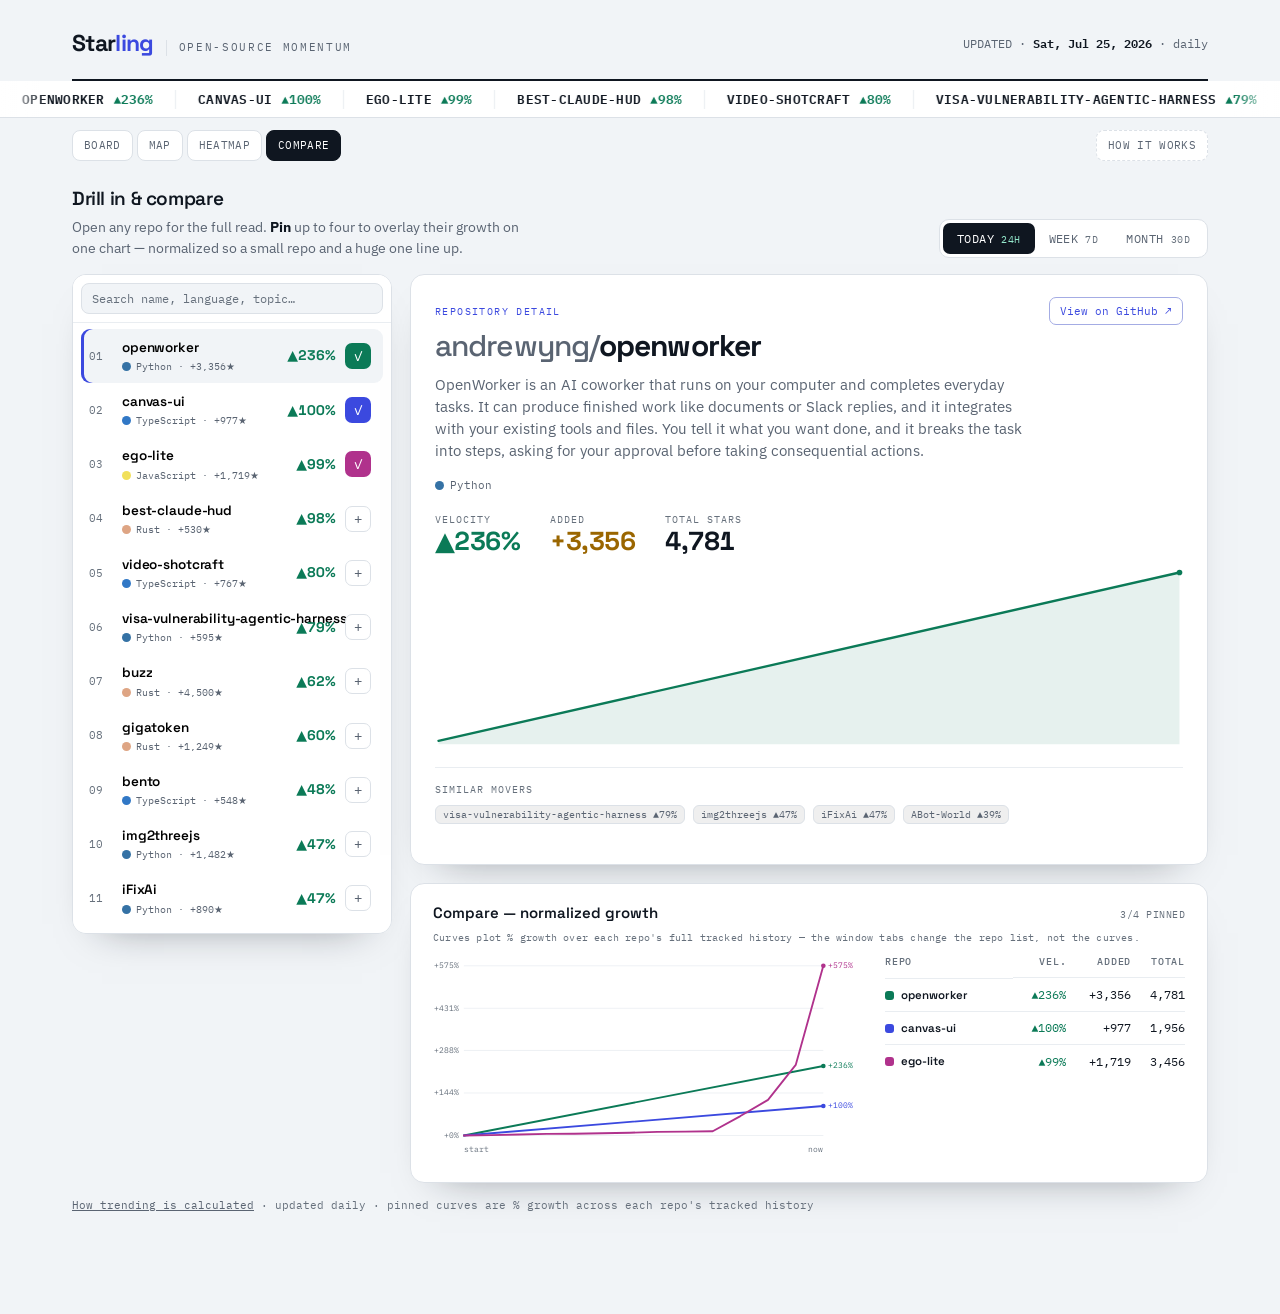
<file: site/compare.html>
<!doctype html>
<html lang="en">
<head>
<meta charset="utf-8">
<meta name="viewport" content="width=device-width, initial-scale=1">
<title>Starling — Compare</title>
<link rel="icon" href="data:image/svg+xml,%3Csvg xmlns='http://www.w3.org/2000/svg' viewBox='0 0 16 16'%3E%3Cpath fill='%233B49DF' d='M8 1l2.1 4.3 4.7.7-3.4 3.3.8 4.7L8 11.8 3.8 14l.8-4.7L1.2 6l4.7-.7z'/%3E%3C/svg%3E">
<link rel="preconnect" href="https://fonts.googleapis.com">
<link rel="preconnect" href="https://fonts.gstatic.com" crossorigin>
<link href="https://fonts.googleapis.com/css2?family=Space+Grotesk:wght@400;500;600;700&family=IBM+Plex+Mono:wght@400;500;600&family=IBM+Plex+Sans:wght@400;500;600&display=swap" rel="stylesheet">
<link rel="stylesheet" href="assets/theme.css">
<style>
  .desk{display:grid; grid-template-columns:320px 1fr; gap:18px; align-items:start;}
  .rail{padding:8px; max-height:660px; overflow:auto;}
  .railsearch{position:sticky; top:-8px; z-index:2; margin:-8px -8px 6px; padding:8px; background:var(--panel); border-bottom:1px solid var(--line-2);}
  .railsearch input{width:100%; border:1px solid var(--line); background:var(--paper); border-radius:8px; padding:7px 10px; font-family:var(--mono); font-size:11.5px; color:var(--ink);}
  .railsearch input::placeholder{color:var(--faint);}
  .railsearch input:focus-visible{outline:2px solid var(--accent); outline-offset:1px; border-color:var(--accent);}
  .rail .row.hid, .rail .state.hid{display:none;} /* out-ranks the later `.rail .row{display:grid}` rule */
  .rail .row{display:grid; grid-template-columns:24px 1fr auto 30px; gap:9px; align-items:center; padding:9px 8px; border-radius:9px; width:100%;}
  .rail .row.focus{background:var(--paper); box-shadow:inset 3px 0 0 var(--accent);}
  .rail .rk{font-family:var(--mono); font-size:11px; color:var(--faint); font-variant-numeric:tabular-nums;}
  .rail .open{border:0; background:transparent; text-align:left; cursor:pointer; min-width:0; padding:0; font:inherit; display:flex; flex-direction:column; gap:1px;}
  .rail .open b{font-family:var(--disp); font-weight:600; font-size:13.5px; letter-spacing:-.01em; overflow:hidden; text-overflow:ellipsis; white-space:nowrap;}
  .rail .open .l{font-family:var(--mono); font-size:10px; color:var(--muted); display:flex; align-items:center; gap:5px;}
  .rail .open:focus-visible{outline:2px solid var(--accent); outline-offset:2px; border-radius:6px;}
  .rail .pv{font-family:var(--disp); font-weight:700; font-size:14px; color:var(--up); font-variant-numeric:tabular-nums;}
  .pin{width:26px; height:26px; border-radius:7px; border:1px solid var(--line); background:var(--panel); cursor:pointer; font-family:var(--mono); font-size:14px; color:var(--muted); display:grid; place-items:center; padding:0;}
  .pin:hover{border-color:var(--accent); color:var(--accent);}
  .pin.on{background:var(--sc,var(--accent)); border-color:transparent; color:#fff;}
  .pin:disabled{opacity:.35; cursor:not-allowed;} .pin:focus-visible{outline:2px solid var(--accent); outline-offset:2px;}

  .stack{display:flex; flex-direction:column; gap:18px;}
  .detail{padding:22px 24px;}
  .detail .eyebrow{font-family:var(--mono); font-size:10px; letter-spacing:.14em; text-transform:uppercase; color:var(--accent); margin-bottom:8px;}
  .detail .eyebrow-row{display:flex; align-items:center; justify-content:space-between; gap:12px;}
  .detail .eyebrow-row .eyebrow{margin-bottom:0;}
  .ghlink{font-family:var(--mono); font-size:11px; color:var(--accent); text-decoration:none; border:1px solid color-mix(in srgb,var(--accent) 35%,var(--line)); border-radius:7px; padding:5px 10px; white-space:nowrap;}
  .ghlink:hover{background:color-mix(in srgb,var(--accent) 8%,transparent);} .ghlink:focus-visible{outline:2px solid var(--accent); outline-offset:2px;}
  .detail .nm{font-family:var(--disp); font-weight:700; font-size:30px; letter-spacing:-.03em; line-height:1.02;}
  .detail .nm .o{color:var(--muted); font-weight:500;}
  .detail a.nm{color:inherit; text-decoration:none; display:inline-block; margin-top:6px;}
  .detail a.nm:hover, .detail a.nm:hover .o{color:var(--accent);}
  .detail .sum{color:var(--muted); font-size:14.5px; margin:12px 0 16px; max-width:66ch;}
  .detail .chips{display:flex; gap:8px; flex-wrap:wrap; margin-bottom:18px;}
  .stats{display:flex; gap:30px; flex-wrap:wrap; margin-bottom:14px;}
  .stat .k{font-family:var(--mono); font-size:10px; letter-spacing:.1em; text-transform:uppercase; color:var(--faint);}
  .stat .v{font-family:var(--disp); font-weight:700; font-size:26px; letter-spacing:-.02em; font-variant-numeric:tabular-nums; line-height:1.1;}
  .stat .v.up{color:var(--up);} .stat .v.am{color:var(--amber);}
  .detail .chart{color:var(--up); margin-top:6px;} .detail .chart svg{width:100%; height:auto;}
  .similar{margin-top:16px; padding-top:14px; border-top:1px solid var(--line-2);}
  .similar .k{font-family:var(--mono); font-size:10px; letter-spacing:.1em; text-transform:uppercase; color:var(--faint); margin-bottom:8px;}
  .similar .chips button{cursor:pointer;}

  .cmp{padding:18px 22px 20px;}
  .cmp-h{display:flex; align-items:baseline; justify-content:space-between; gap:12px; margin-bottom:6px;}
  .cmp-h h3{font-family:var(--disp); font-weight:600; font-size:15px; margin:0;}
  .cmp-h .hint{font-family:var(--mono); font-size:10px; color:var(--faint); text-transform:uppercase; letter-spacing:.05em;}
  .cmp .cwrap{display:grid; grid-template-columns:1fr 300px; gap:20px; align-items:start;}
  .cmp svg{width:100%; height:auto;} .cmp svg text{font-family:var(--mono); font-size:10px;}
  .cmp .grid line{stroke:var(--line-2);}
  .cmp table{border-collapse:collapse; width:100%; font-family:var(--mono); font-size:11.5px;}
  .cmp th{text-align:right; font-weight:500; color:var(--faint); font-size:9.5px; letter-spacing:.08em; text-transform:uppercase; padding:0 0 8px;}
  .cmp th:first-child{text-align:left;}
  .cmp td{padding:7px 0; border-top:1px solid var(--line-2); text-align:right; font-variant-numeric:tabular-nums;}
  .cmp td:first-child{text-align:left; display:flex; align-items:center; gap:7px;}
  .cmp td .sd{width:9px; height:9px; border-radius:3px; flex:none;}
  .cmp td b{font-family:var(--disp); font-weight:600;}
  .cmp td a{color:inherit; text-decoration:none;} .cmp td a:hover b{color:var(--accent); text-decoration:underline;}
  .cmp .empty{color:var(--faint); font-family:var(--mono); font-size:12px; padding:30px 0; text-align:center;}
  .cmp-note{font-family:var(--mono); font-size:10px; color:var(--faint); margin:0 0 10px; letter-spacing:.02em;}

  @media (max-width:920px){ .desk{grid-template-columns:1fr;} .rail{max-height:340px;} .cmp .cwrap{grid-template-columns:1fr;} }
</style>
</head>
<body>
<div class="wrap" style="padding-bottom:0">
  <div class="bar">
    <div class="brand"><a class="logo" href="index.html">Star<b>ling</b></a><span class="kick">Open-source momentum</span></div>
    <div class="clock" id="clock">—</div>
  </div>
</div>
<div class="ticker" aria-hidden="true"><div class="tick-track" id="tickTrack"></div></div>

<div class="wrap">
  <nav class="views" aria-label="Views">
    <a href="index.html">Board</a>
    <a href="map.html">Map</a>
    <a href="heatmap.html">Heatmap</a>
    <a href="compare.html" aria-current="page">Compare</a>
    <span class="spacer"></span>
    <a class="about" href="about.html">How it works</a>
  </nav>

  <main>
  <div class="strip">
    <div class="lede">
      <h1>Drill in &amp; compare</h1>
      <p>Open any repo for the full read. <b>Pin</b> up to four to overlay their growth on one chart — normalized so a small repo and a huge one line up.</p>
    </div>
    <div class="seg" role="tablist" aria-label="Trend window">
      <button role="tab" aria-selected="true" data-win="day" aria-controls="desk">Today <span class="d">24H</span></button>
      <button role="tab" aria-selected="false" data-win="week" aria-controls="desk">Week <span class="d">7D</span></button>
      <button role="tab" aria-selected="false" data-win="month" aria-controls="desk">Month <span class="d">30D</span></button>
    </div>
  </div>

  <div class="desk" id="desk" role="tabpanel" aria-label="Repository comparison">
    <aside class="panel rail" id="rail" aria-label="Repositories">
      <div class="railsearch"><input id="railQ" type="search" placeholder="Search name, language, topic…" aria-label="Search repositories" autocomplete="off"></div>
      <div id="railList"><div class="state">Loading…</div></div>
    </aside>
    <div class="stack">
      <section class="panel detail" id="detail"></section>
      <section class="panel cmp">
        <div class="cmp-h"><h3>Compare — normalized growth</h3><span class="hint" id="cmpCount"></span></div>
        <p class="cmp-note">Curves plot % growth over each repo's full tracked history — the window tabs change the repo list, not the curves.</p>
        <div class="cwrap"><div id="cmpChart"></div><div id="cmpTable"></div></div>
      </section>
    </div>
  </div>
  <p class="foot"><a href="about.html">How trending is calculated</a> · updated daily · pinned curves are % growth across each repo's tracked history</p>
  </main>
</div>

<script src="assets/data.js"></script>
<script>
var S = Starling;
var SERIES = ["#0B7A57", "#3B49DF", "#B0328C", "#9A6600"], MAX = 4;

S.load().then(function () {
  S.chrome();
  var current = "day", reps = [], ranked = [], focused = 0, pinned = [];

  function setWindow(win) {
    current = win; reps = S.win(win).repos;
    S.buildTicker(document.getElementById("tickTrack"), reps);
    ranked = reps.map(function (r, i) { return i; }).sort(function (a, b) { return reps[b].pct_gain - reps[a].pct_gain; });
    focused = ranked[0]; pinned = ranked.slice(0, 3);
    if (!reps.length) { document.getElementById("railList").innerHTML = '<div class="state">Nothing cleared the ' + S.WSUB[win] + ' bar.</div>'; document.getElementById("detail").innerHTML = ""; document.getElementById("cmpChart").innerHTML = ""; document.getElementById("cmpTable").innerHTML = ""; document.getElementById("cmpCount").textContent = ""; return; }
    renderRail(); renderDetail(); renderCompare();
  }
  var scOf = function (i) { return SERIES[pinned.indexOf(i)] || null; };

  function applySearch() {
    var q = (document.getElementById("railQ").value || "").trim().toLowerCase(); // input is the single source of truth
    var n = 0;
    document.querySelectorAll("#railList .row").forEach(function (el) {
      var r = reps[+el.dataset.i];
      var hay = (r.owner + "/" + r.name + " " + (r.language || "") + " " + (r.topics || []).join(" ")).toLowerCase();
      var ok = !q || hay.indexOf(q) >= 0;
      el.classList.toggle("hid", !ok); if (ok) n++;
    });
    var none = document.getElementById("railNone");
    if (none) none.classList.toggle("hid", n > 0);
  }
  function renderRail() {
    var rail = document.getElementById("rail");
    document.getElementById("railList").innerHTML = ranked.map(function (i, k) {
      var r = reps[i], on = pinned.indexOf(i) >= 0, sc = scOf(i);
      return '<div class="row ' + (i === focused ? "focus" : "") + '" data-i="' + i + '">' +
        '<span class="rk">' + String(k + 1).padStart(2, "0") + '</span>' +
        '<button class="open" data-open="' + i + '"><b>' + S.esc(r.name) + '</b><span class="l"><span class="dot" style="background:' + S.langColor(r.language) + '"></span>' + S.esc(r.language || "—") + ' · +' + S.fmt(r.abs_gain) + '★</span></button>' +
        '<span class="pv">▲' + S.pctOf(r.pct_gain) + '%</span>' +
        '<button class="pin ' + (on ? "on" : "") + '" data-pin="' + i + '" style="' + (on ? "--sc:" + sc : "") + '" aria-pressed="' + on + '" aria-label="' + (on ? "Unpin " : "Pin ") + S.esc(r.name) + '"' + ((!on && pinned.length >= MAX) ? " disabled" : "") + '>' + (on ? "✓" : "+") + '</button></div>';
    }).join("") + '<div class="state hid" id="railNone">No repos match your search.</div>';
    rail.querySelectorAll("[data-open]").forEach(function (b) { b.addEventListener("click", function () { focused = +b.dataset.open; renderDetail(); markFocus(); }); });
    rail.querySelectorAll("[data-pin]").forEach(function (b) { b.addEventListener("click", function () { togglePin(+b.dataset.pin); }); });
    applySearch(); // keep the active query applied across re-renders (pins, window switches)
  }
  function markFocus() { document.querySelectorAll("#rail .row").forEach(function (el) { el.classList.toggle("focus", +el.dataset.i === focused); }); }
  function togglePin(i) {
    var at = pinned.indexOf(i); if (at >= 0) pinned.splice(at, 1); else if (pinned.length < MAX) pinned.push(i);
    renderRail(); renderCompare();
    var again = document.querySelector('#rail .pin[data-pin="' + i + '"]'); // renderRail rebuilt the rail; put keyboard focus back
    if (again) again.focus();
  }

  function renderDetail() {
    var r = reps[focused], c = S.langColor(r.language);
    var sim = reps.map(function (x, i) { return { x: x, i: i }; }).filter(function (o) {
      return o.i !== focused && (o.x.language === r.language || (o.x.topics || []).some(function (t) { return (r.topics || []).indexOf(t) >= 0; }));
    }).slice(0, 4);
    var topics = (r.topics || []).slice(0, 4).map(function (t) { return '<span class="chip">' + S.esc(t) + '</span>'; }).join("");
    document.getElementById("detail").innerHTML =
      '<div class="eyebrow-row"><span class="eyebrow">Repository detail</span><a class="ghlink" href="' + S.repoUrl(r) + '" target="_blank" rel="noopener">View on GitHub ↗</a></div>' +
      '<a class="nm" href="' + S.repoUrl(r) + '" target="_blank" rel="noopener"><span class="o">' + S.esc(r.owner) + '/</span>' + S.esc(r.name) + '</a>' +
      '<p class="sum">' + S.esc(r.summary || r.description || "Summary pending.") + '</p>' +
      '<div class="chips"><span class="lang"><span class="dot" style="background:' + c + '"></span>' + S.esc(r.language || "—") + '</span>' + topics + '</div>' +
      '<div class="stats"><div class="stat"><div class="k">Velocity</div><div class="v up">▲' + S.pctOf(r.pct_gain) + '%</div></div>' +
      '<div class="stat"><div class="k">Added</div><div class="v am">+' + S.fmt(r.abs_gain) + '</div></div>' +
      '<div class="stat"><div class="k">Total stars</div><div class="v">' + S.fmt(r.stars) + '</div></div></div>' +
      '<div class="chart">' + S.sparkline(r.spark, { w: 640, h: 150, pad: 3 }) + '</div>' +
      (sim.length ? '<div class="similar"><div class="k">Similar movers</div><div class="chips">' + sim.map(function (o) { return '<button class="chip" data-open="' + o.i + '">' + S.esc(o.x.name) + ' ▲' + S.pctOf(o.x.pct_gain) + '%</button>'; }).join("") + '</div></div>' : "");
    document.querySelectorAll("#detail [data-open]").forEach(function (b) { b.addEventListener("click", function () { focused = +b.dataset.open; renderDetail(); markFocus(); }); });
  }

  function growth(pts) { if (!pts || !pts.length) return [{ x: 0, y: 0 }]; var v0 = pts[0] || 1; return pts.map(function (v, i) { return { x: i / (pts.length - 1 || 1), y: v / v0 - 1 }; }); }
  function renderCompare() {
    document.getElementById("cmpCount").textContent = pinned.length + "/" + MAX + " pinned";
    var chart = document.getElementById("cmpChart"), table = document.getElementById("cmpTable");
    if (!pinned.length) { chart.innerHTML = '<div class="empty">Pin repos from the list to compare their growth curves.</div>'; table.innerHTML = ""; return; }
    var series = pinned.map(function (i, k) { return { i: i, r: reps[i], col: SERIES[k], g: growth(reps[i].spark) }; });
    var maxY = Math.max.apply(null, series.reduce(function (a, s) { return a.concat(s.g.map(function (p) { return p.y; })); }, [0.05]));
    var W = 560, H = 260, mL = 40, mR = 54, mT = 14, mB = 26;
    var xS = function (x) { return mL + x * (W - mL - mR); }, yS = function (y) { return (H - mB) - (y / maxY) * (H - mB - mT); };
    var yt = [0, .25, .5, .75, 1].map(function (f) { return +(f * maxY).toFixed(2); });
    var svg = '<svg viewBox="0 0 ' + W + ' ' + H + '" role="img" aria-label="Normalized growth comparison">';
    svg += '<g class="grid">' + yt.map(function (v) { return '<line x1="' + mL + '" y1="' + yS(v).toFixed(1) + '" x2="' + (W - mR) + '" y2="' + yS(v).toFixed(1) + '"/>'; }).join("") + '</g>';
    svg += '<g class="axis" fill="var(--faint)">' + yt.map(function (v) { return '<text x="' + (mL - 6) + '" y="' + (yS(v) + 3).toFixed(1) + '" text-anchor="end">+' + Math.round(v * 100) + '%</text>'; }).join("");
    svg += '<text x="' + mL + '" y="' + (H - 4) + '">start</text><text x="' + (W - mR) + '" y="' + (H - 4) + '" text-anchor="end">now</text></g>';
    series.forEach(function (s) {
      var d = "M" + xS(s.g[0].x).toFixed(1) + " " + yS(s.g[0].y).toFixed(1);
      for (var j = 1; j < s.g.length; j++) d += " L" + xS(s.g[j].x).toFixed(1) + " " + yS(s.g[j].y).toFixed(1);
      var last = s.g[s.g.length - 1], ex = xS(last.x), ey = yS(last.y);
      svg += '<path d="' + d + '" fill="none" stroke="' + s.col + '" stroke-width="2.4" stroke-linecap="round" stroke-linejoin="round"/><circle cx="' + ex.toFixed(1) + '" cy="' + ey.toFixed(1) + '" r="3" fill="' + s.col + '"/><text x="' + (ex + 6).toFixed(1) + '" y="' + (ey + 3).toFixed(1) + '" fill="' + s.col + '">+' + Math.round(last.y * 100) + '%</text>';
    });
    svg += '</svg>'; chart.innerHTML = svg;
    table.innerHTML = '<table><thead><tr><th>Repo</th><th>Vel.</th><th>Added</th><th>Total</th></tr></thead><tbody>' +
      series.map(function (s) { return '<tr><td><span class="sd" style="background:' + s.col + '"></span><a href="' + S.repoUrl(s.r) + '" target="_blank" rel="noopener"><b>' + S.esc(s.r.name) + '</b></a></td><td style="color:var(--up)">▲' + S.pctOf(s.r.pct_gain) + '%</td><td>+' + S.fmt(s.r.abs_gain) + '</td><td>' + S.fmt(s.r.stars) + '</td></tr>'; }).join("") + '</tbody></table>';
  }

  document.querySelectorAll(".seg button").forEach(function (b) {
    b.addEventListener("click", function () {
      if (b.dataset.win === current) return;
      document.querySelectorAll(".seg button").forEach(function (x) { x.setAttribute("aria-selected", x === b); });
      setWindow(b.dataset.win);
    });
  });
  document.getElementById("railQ").addEventListener("input", applySearch);
  setWindow(current);
}).catch(function (err) { S.fail("rail", err); });
</script>
</body>
</html>
</file>
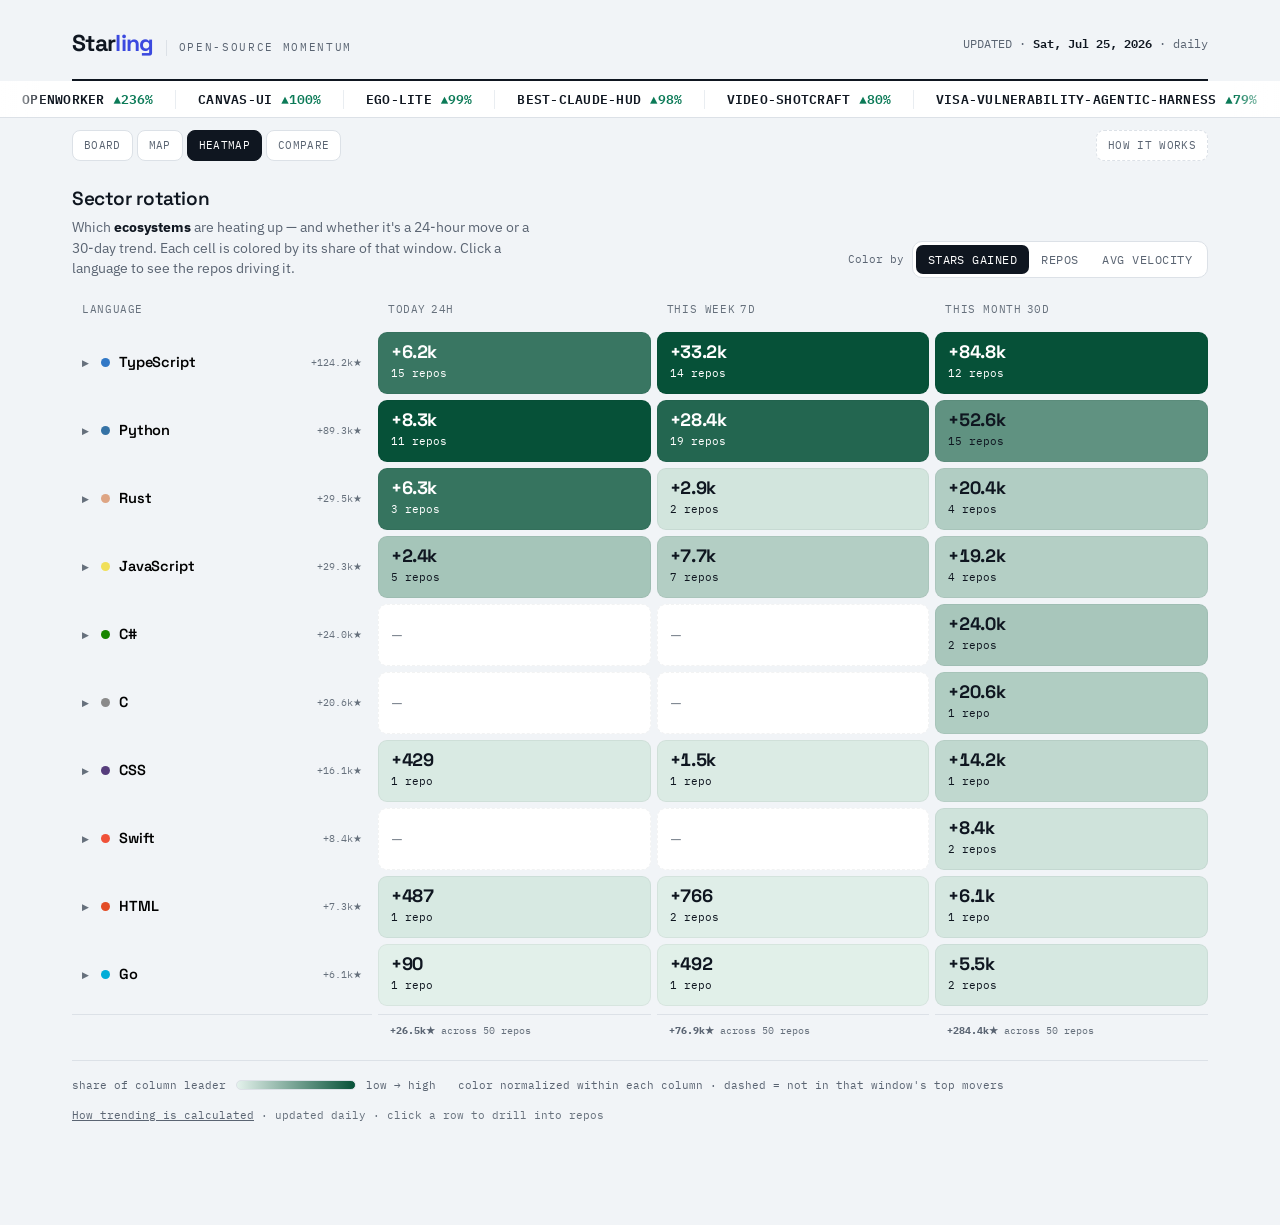
<file: site/heatmap.html>
<!doctype html>
<html lang="en">
<head>
<meta charset="utf-8">
<meta name="viewport" content="width=device-width, initial-scale=1">
<title>Starling — Heatmap</title>
<link rel="icon" href="data:image/svg+xml,%3Csvg xmlns='http://www.w3.org/2000/svg' viewBox='0 0 16 16'%3E%3Cpath fill='%233B49DF' d='M8 1l2.1 4.3 4.7.7-3.4 3.3.8 4.7L8 11.8 3.8 14l.8-4.7L1.2 6l4.7-.7z'/%3E%3C/svg%3E">
<link rel="preconnect" href="https://fonts.googleapis.com">
<link rel="preconnect" href="https://fonts.gstatic.com" crossorigin>
<link href="https://fonts.googleapis.com/css2?family=Space+Grotesk:wght@400;500;600;700&family=IBM+Plex+Mono:wght@400;500;600&family=IBM+Plex+Sans:wght@400;500;600&display=swap" rel="stylesheet">
<link rel="stylesheet" href="assets/theme.css">
<style>
  .toggle{display:inline-flex; align-items:center; gap:8px; font-family:var(--mono); font-size:11px; color:var(--muted);}
  .toggle .seg button{padding:7px 12px;}
  .matrix{display:grid; grid-template-columns:minmax(158px,1.1fr) repeat(3,1fr); gap:6px; margin-top:6px;}
  .mh{font-family:var(--mono); font-size:10.5px; letter-spacing:.06em; text-transform:uppercase; color:var(--faint); padding:2px 10px 8px; align-self:end;}
  .mh span{color:var(--faint); margin-left:5px;}
  .rowh{display:flex; align-items:center; gap:9px; padding:0 10px; border:0; background:transparent; cursor:pointer; text-align:left; font:inherit; border-radius:9px;}
  .rowh:hover{background:var(--panel);} .rowh:focus-visible{outline:2px solid var(--accent); outline-offset:-2px;}
  .rowh .caret{color:var(--faint); font-size:9px; width:10px; transition:transform .15s;}
  .rowh.open .caret{transform:rotate(90deg);}
  .rowh b{font-family:var(--disp); font-weight:600; font-size:14.5px; letter-spacing:-.01em;}
  .rowh .tot{margin-left:auto; font-family:var(--mono); font-size:10px; color:var(--faint); font-variant-numeric:tabular-nums;}
  .cell{border-radius:9px; padding:10px 12px; min-height:62px; display:flex; flex-direction:column; justify-content:center; border:1px solid rgba(15,22,32,.05); cursor:default; transition:transform .1s;}
  .cell:hover{transform:translateY(-2px); box-shadow:0 8px 20px -14px rgba(15,22,32,.55); position:relative; z-index:2;}
  .cell .v{font-family:var(--disp); font-weight:700; font-size:18px; letter-spacing:-.02em; font-variant-numeric:tabular-nums; line-height:1;}
  .cell .s{font-family:var(--mono); font-size:10.5px; margin-top:5px;}
  .cell.empty{background:var(--panel); border-style:dashed; color:var(--faint);}
  .cell.empty:hover{transform:none; box-shadow:none;} .cell.empty .v{font-weight:400; font-size:13px;} .cell.empty .s{display:none;}
  .expand{grid-column:1/-1; display:none; grid-template-columns:minmax(158px,1.1fr) repeat(3,1fr); gap:6px; padding:2px 0 10px;}
  .expand.on{display:grid;}
  .expand .lbl{font-family:var(--mono); font-size:10px; color:var(--faint); text-transform:uppercase; letter-spacing:.08em; padding:6px 10px; align-self:start;}
  .expand .repos{padding:4px 10px; display:flex; flex-direction:column; gap:5px;}
  .expand .rp{font-family:var(--mono); font-size:11px; color:var(--ink); display:flex; justify-content:space-between; gap:8px;}
  .expand .rp .p{color:var(--up); font-weight:600;} .expand .rp.none{color:var(--faint);}
  .expand .rp a{color:inherit; text-decoration:none;} .expand .rp a:hover{color:var(--accent); text-decoration:underline; text-underline-offset:2px;}
  .colfoot{grid-column:1/-1; display:grid; grid-template-columns:minmax(158px,1.1fr) repeat(3,1fr); gap:6px; margin-top:2px;}
  .colfoot .f{font-family:var(--mono); font-size:10px; color:var(--faint); padding:8px 12px 0; border-top:1px solid var(--line); font-variant-numeric:tabular-nums;}
  .colfoot .f b{color:var(--muted);}
  .heatkey{display:flex; align-items:center; gap:10px; font-family:var(--mono); font-size:11px; color:var(--muted);}
  .heatbar{width:120px; height:10px; border-radius:5px; background:linear-gradient(90deg,#E4F2EC,#065138); border:1px solid var(--line);}
  .wtag{display:none;} /* per-cell window tag — only shown in the stacked mobile layout */
  @media (max-width:720px){
    .matrix,.expand,.colfoot{grid-template-columns:1fr 1fr;}
    .mh{display:none;}
    .rowh{grid-column:1/-1; padding:10px; background:var(--panel); border-radius:9px;}
    .wtag{display:block; font-family:var(--mono); font-size:9px; letter-spacing:.1em; text-transform:uppercase; opacity:.75; margin-bottom:3px;}
    .expand .wtag, .colfoot .wtag{color:var(--faint);}
    .colfoot .f:first-child{display:none;}
  }
</style>
</head>
<body>
<div class="wrap" style="padding-bottom:0">
  <div class="bar">
    <div class="brand"><a class="logo" href="index.html">Star<b>ling</b></a><span class="kick">Open-source momentum</span></div>
    <div class="clock" id="clock">—</div>
  </div>
</div>
<div class="ticker" aria-hidden="true"><div class="tick-track" id="tickTrack"></div></div>

<div class="wrap">
  <nav class="views" aria-label="Views">
    <a href="index.html">Board</a>
    <a href="map.html">Map</a>
    <a href="heatmap.html" aria-current="page">Heatmap</a>
    <a href="compare.html">Compare</a>
    <span class="spacer"></span>
    <a class="about" href="about.html">How it works</a>
  </nav>

  <main>
  <div class="strip">
    <div class="lede">
      <h1>Sector rotation</h1>
      <p>Which <b>ecosystems</b> are heating up — and whether it's a 24-hour move or a 30-day trend. Each cell is colored by its share of that window. Click a language to see the repos driving it.</p>
    </div>
    <div class="toggle"><span>Color&nbsp;by</span>
      <div class="seg" id="metricSeg" role="tablist" aria-label="Heat metric">
        <button role="tab" aria-selected="true" data-k="stars" aria-controls="matrix">Stars gained</button>
        <button role="tab" aria-selected="false" data-k="count" aria-controls="matrix">Repos</button>
        <button role="tab" aria-selected="false" data-k="avgvel" aria-controls="matrix">Avg velocity</button>
      </div>
    </div>
  </div>

  <div class="matrix" id="matrix" role="tabpanel" aria-label="Language heat matrix"><div class="state">Loading…</div></div>
  <div class="legend">
    <span class="heatkey">share of column leader <span class="heatbar"></span> low → high</span>
    <span>color normalized within each column · dashed = not in that window's top movers</span>
  </div>
  <p class="foot"><a href="about.html">How trending is calculated</a> · updated daily · click a row to drill into repos</p>
  </main>
</div>
<div class="tt" id="tt" role="status" aria-live="polite"></div>

<script src="assets/data.js"></script>
<script>
var S = Starling;
var WINS = [["day", "Today", "24h"], ["week", "This week", "7d"], ["month", "This month", "30d"]];

function aggregate(data) {
  var HEAT = {};
  WINS.forEach(function (wd) {
    var reps = ((data.windows || {})[wd[0]] || { repos: [] }).repos;
    var g = {};
    reps.forEach(function (r) {
      var L = r.language || "—";
      if (!g[L]) g[L] = { count: 0, stars: 0, vels: [], repos: [] };
      g[L].count++; g[L].stars += (r.abs_gain || 0); g[L].vels.push(r.pct_gain || 0);
      g[L].repos.push({ abs: r.abs_gain || 0, name: r.name, owner: r.owner, pct: r.pct_gain || 0 });
    });
    var langs = {};
    Object.keys(g).forEach(function (L) {
      var v = g[L]; v.repos.sort(function (a, b) { return b.abs - a.abs; });
      langs[L] = { count: v.count, stars: v.stars, avgvel: v.vels.reduce(function (s, x) { return s + x; }, 0) / v.vels.length, top: v.repos.slice(0, 3) };
    });
    HEAT[wd[0]] = { total_stars: reps.reduce(function (s, r) { return s + (r.abs_gain || 0); }, 0), total_repos: ((data.windows || {})[wd[0]] || {}).count || reps.length, langs: langs };
  });
  return HEAT;
}

S.load().then(function (data) {
  S.chrome();
  S.buildTicker(document.getElementById("tickTrack"), S.win("day").repos);
  var HEAT = aggregate(data);

  var hx = function (h) { return [parseInt(h.slice(1, 3), 16), parseInt(h.slice(3, 5), 16), parseInt(h.slice(5, 7), 16)]; };
  var CA = hx("#E4F2EC"), CB = hx("#065138");
  var lerp = function (t) { return "#" + CA.map(function (a, i) { return Math.round(a + (CB[i] - a) * t).toString(16).padStart(2, "0"); }).join(""); };
  // Remap t so the ramp skips the mid-luminance band where NO text color can reach
  // 4.5:1 — below the gap dark ink passes, above it white passes. The ~5% jump is
  // visually imperceptible but makes every cell fully WCAG AA.
  var heat = function (t) { return lerp(t <= 0.68 ? t * (0.65 / 0.68) : 0.71 + (t - 0.68) * (0.29 / 0.32)); };
  var fmtK = function (n) { return n >= 1000 ? (n / 1000).toFixed(1) + "k" : "" + n; };
  var nRepos = function (n) { return n + (n === 1 ? " repo" : " repos"); };

  var combined = {};
  WINS.forEach(function (wd) { Object.keys(HEAT[wd[0]].langs).forEach(function (L) { if (L !== "—") combined[L] = (combined[L] || 0) + HEAT[wd[0]].langs[L].stars; }); });
  var rows = Object.keys(combined).sort(function (a, b) { return combined[b] - combined[a]; }).slice(0, 10);

  var val = function (w, L, m) { var v = HEAT[w].langs[L]; return v ? (m === "stars" ? v.stars : m === "count" ? v.count : v.avgvel) : 0; };
  var cellText = function (v, m) {
    return m === "stars" ? ["+" + fmtK(v.stars), nRepos(v.count)]
      : m === "count" ? ["" + v.count, "+" + fmtK(v.stars) + "★"]
        : [Math.round(v.avgvel * 100) + "%", nRepos(v.count)];
  };

  var tt = document.getElementById("tt");
  function showTip(w, L, x, y) {
    var v = HEAT[w].langs[L];
    var tops = v.top.map(function (t) { return S.esc(t.name) + ' <span class="up">▲' + S.pctOf(t.pct) + '%</span>'; }).join("<br>");
    tt.innerHTML = '<div class="nm">' + S.esc(L) + ' · ' + S.WLABEL[w] + '</div><span class="am">+' + fmtK(v.stars) + '★</span> · ' + nRepos(v.count) + ' · avg <span class="up">▲' + Math.round(v.avgvel * 100) + '%</span><br><span class="mut">top: </span>' + tops;
    tt.classList.add("show");
    var pad = 14, tx = x + pad, ty = y + pad;
    if (tx + 260 > innerWidth) tx = x - tt.offsetWidth - pad;
    if (ty + tt.offsetHeight > innerHeight) ty = y - tt.offsetHeight - pad;
    tt.style.left = tx + "px"; tt.style.top = ty + "px";
  }
  var hideTip = function () { tt.classList.remove("show"); };
  var open = {};

  function render(metric) {
    var m = document.getElementById("matrix");
    if (!rows.length) { m.innerHTML = '<div class="state">No language data available.</div>'; return; }
    var colMax = {}; WINS.forEach(function (wd) { colMax[wd[0]] = Math.max.apply(null, rows.map(function (L) { return val(wd[0], L, metric); }).concat([1e-9])); });
    var html = '<div class="mh">Language</div>' + WINS.map(function (wd) { return '<div class="mh">' + wd[1] + '<span>' + wd[2] + '</span></div>'; }).join("");
    rows.forEach(function (L) {
      var c = S.langColor(L), tot = WINS.reduce(function (s, wd) { return s + (HEAT[wd[0]].langs[L] ? HEAT[wd[0]].langs[L].stars : 0); }, 0);
      html += '<button class="rowh ' + (open[L] ? "open" : "") + '" data-l="' + S.esc(L) + '" aria-expanded="' + !!open[L] + '"><span class="caret">▶</span><span class="dot" style="background:' + c + '"></span><b>' + S.esc(L) + '</b><span class="tot">+' + fmtK(tot) + '★</span></button>';
      WINS.forEach(function (wd) {
        var v = HEAT[wd[0]].langs[L];
        if (!v) { html += '<div class="cell empty" aria-label="' + S.esc(L) + ' not in ' + S.WLABEL[wd[0]] + '"><span class="wtag">' + wd[2] + '</span><span class="v">—</span></div>'; return; }
        var t = val(wd[0], L, metric) / colMax[wd[0]], bg = heat(t), fg = t > 0.68 ? "#fff" : "var(--ink)";
        var txt = cellText(v, metric);
        html += '<div class="cell" data-w="' + wd[0] + '" data-l="' + S.esc(L) + '" style="background:' + bg + '; color:' + fg + '" aria-label="' + S.esc(L) + ', ' + S.WLABEL[wd[0]] + ', ' + txt[0] + ', ' + txt[1] + '"><span class="wtag">' + wd[2] + '</span><span class="v">' + txt[0] + '</span><span class="s">' + txt[1] + '</span></div>';
      });
      html += '<div class="expand ' + (open[L] ? "on" : "") + '" data-exp="' + S.esc(L) + '"><div class="lbl">' + S.esc(L) + ' — top repos</div>' +
        WINS.map(function (wd) {
          var v = HEAT[wd[0]].langs[L];
          if (!v) return '<div class="repos"><span class="wtag">' + wd[2] + '</span><div class="rp none">—</div></div>';
          return '<div class="repos"><span class="wtag">' + wd[2] + '</span>' + v.top.map(function (t) { return '<div class="rp"><a href="' + S.repoUrl(t) + '" target="_blank" rel="noopener">' + S.esc(t.name) + '</a><span class="p">▲' + S.pctOf(t.pct) + '%</span></div>'; }).join("") + '</div>';
        }).join("") + '</div>';
    });
    html += '<div class="colfoot"><div class="f"></div>' + WINS.map(function (wd) { return '<div class="f"><span class="wtag">' + wd[2] + '</span><b>+' + fmtK(HEAT[wd[0]].total_stars) + '★</b> across ' + nRepos(HEAT[wd[0]].total_repos) + '</div>'; }).join("") + '</div>';
    m.innerHTML = html;

    m.querySelectorAll(".rowh").forEach(function (b) {
      b.addEventListener("click", function () {
        var L = b.dataset.l; open[L] = !open[L];
        b.classList.toggle("open"); b.setAttribute("aria-expanded", !!open[L]);
        var ex = m.querySelector('.expand[data-exp="' + (window.CSS && CSS.escape ? CSS.escape(L) : L) + '"]');
        if (ex) ex.classList.toggle("on");
      });
    });
    m.querySelectorAll(".cell[data-w]").forEach(function (el) {
      el.addEventListener("mousemove", function (e) { showTip(el.dataset.w, el.dataset.l, e.clientX, e.clientY); });
      el.addEventListener("mouseleave", hideTip);
    });
  }
  render("stars");
  document.querySelectorAll("#metricSeg button").forEach(function (b) {
    b.addEventListener("click", function () {
      document.querySelectorAll("#metricSeg button").forEach(function (x) { x.setAttribute("aria-selected", x === b); });
      render(b.dataset.k);
    });
  });
}).catch(function (err) { S.fail("matrix", err); });
</script>
</body>
</html>
</file>
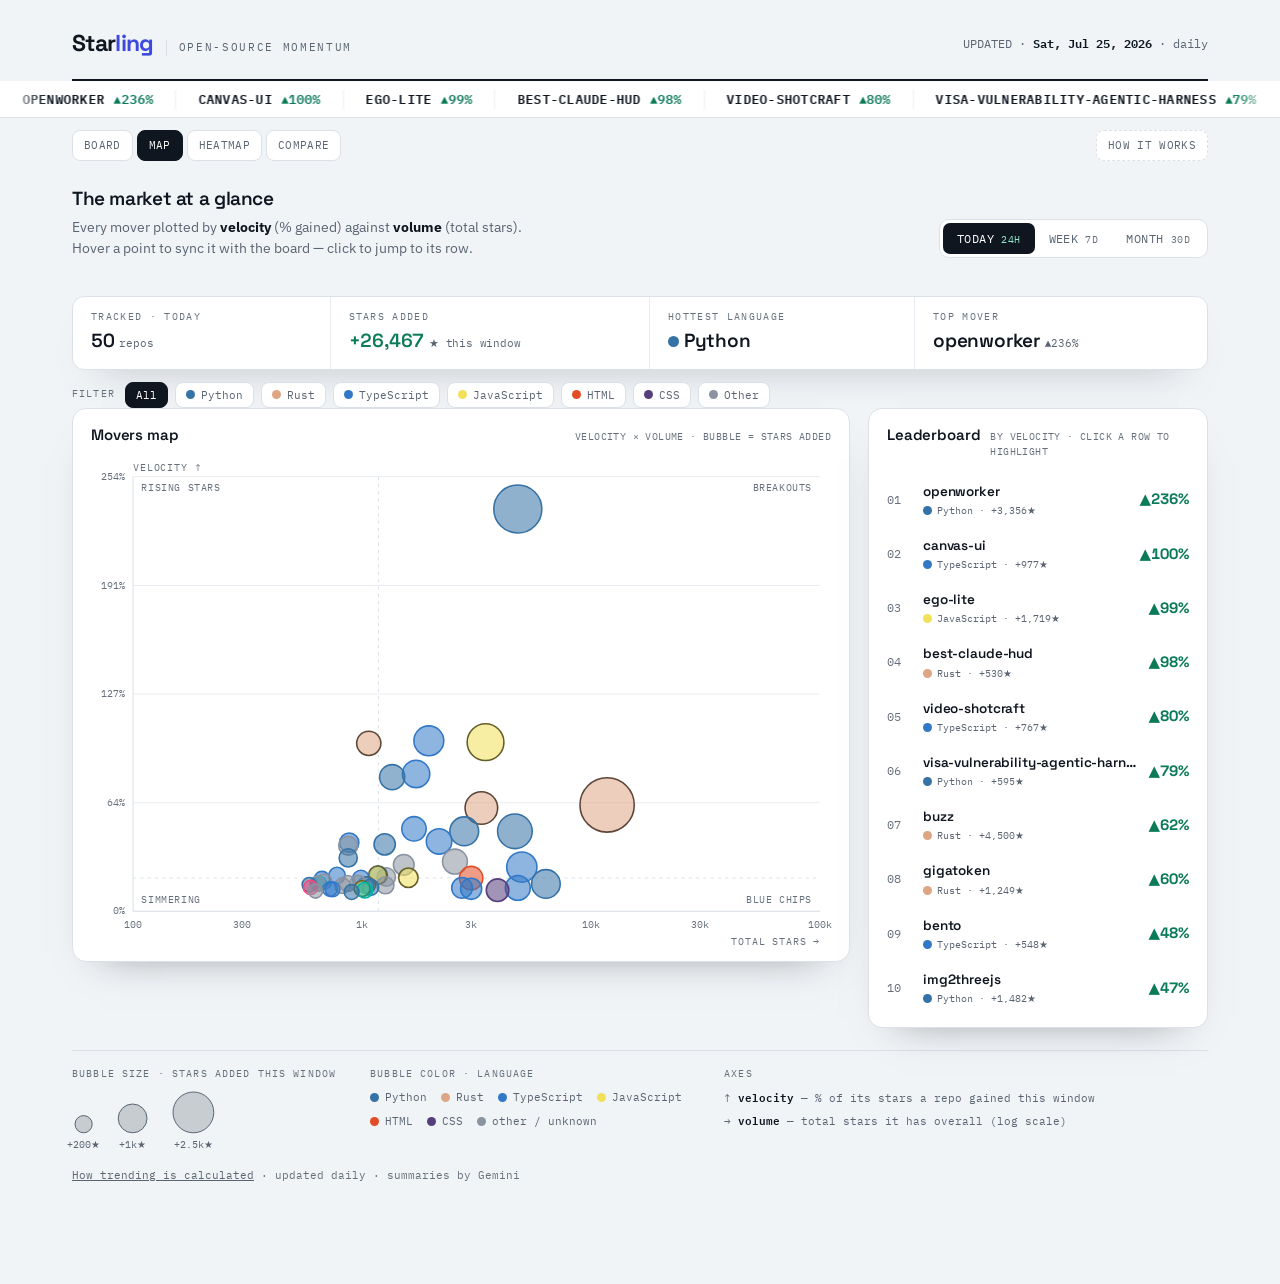
<file: site/map.html>
<!doctype html>
<html lang="en">
<head>
<meta charset="utf-8">
<meta name="viewport" content="width=device-width, initial-scale=1">
<title>Starling — Map</title>
<link rel="icon" href="data:image/svg+xml,%3Csvg xmlns='http://www.w3.org/2000/svg' viewBox='0 0 16 16'%3E%3Cpath fill='%233B49DF' d='M8 1l2.1 4.3 4.7.7-3.4 3.3.8 4.7L8 11.8 3.8 14l.8-4.7L1.2 6l4.7-.7z'/%3E%3C/svg%3E">
<link rel="preconnect" href="https://fonts.googleapis.com">
<link rel="preconnect" href="https://fonts.gstatic.com" crossorigin>
<link href="https://fonts.googleapis.com/css2?family=Space+Grotesk:wght@400;500;600;700&family=IBM+Plex+Mono:wght@400;500;600&family=IBM+Plex+Sans:wght@400;500;600&display=swap" rel="stylesheet">
<link rel="stylesheet" href="assets/theme.css">
<style>
  .tape{display:flex; flex-wrap:wrap; border:1px solid var(--line); border-radius:12px; overflow:hidden; background:var(--panel); margin:22px 0 4px; box-shadow:var(--shadow);}
  .tape .kpi{flex:1 1 auto; min-width:150px; padding:13px 18px; border-right:1px solid var(--line-2);}
  .tape .kpi:last-child{border-right:0;}
  .tape .kpi .k{font-family:var(--mono); font-size:9.5px; letter-spacing:.14em; text-transform:uppercase; color:var(--faint);}
  .tape .kpi .v{font-family:var(--disp); font-weight:600; font-size:19px; letter-spacing:-.01em; margin-top:3px; font-variant-numeric:tabular-nums;}
  .tape .kpi .v small{font-family:var(--mono); font-weight:400; font-size:11px; color:var(--muted);}
  .tape .kpi .v .up{color:var(--up);}

  .deck{display:grid; grid-template-columns:1fr 340px; gap:18px; align-items:start;}
  .card-h{display:flex; align-items:baseline; justify-content:space-between; gap:10px; padding:15px 18px 8px;}
  .card-h h3{font-family:var(--disp); font-weight:600; font-size:15px; margin:0; letter-spacing:-.01em;}
  .card-h .hint{font-family:var(--mono); font-size:10px; color:var(--faint); letter-spacing:.04em; text-transform:uppercase;}

  .plot{padding:4px 12px 12px;} .plot svg{display:block; width:100%; height:auto;}
  .axis line{stroke:var(--line);} .grid line{stroke:var(--line-2);}
  .axis text{fill:var(--faint); font-family:var(--mono); font-size:10px;}
  .axis-title{fill:var(--muted); font-family:var(--mono); font-size:10px; letter-spacing:.08em; text-transform:uppercase;}
  .qline{stroke:var(--line); stroke-dasharray:3 4;}
  .qlabel{fill:var(--faint); font-family:var(--mono); font-size:9.5px; letter-spacing:.06em; text-transform:uppercase;}
  circle.bub{cursor:pointer; transition:stroke-width .1s, opacity .15s; stroke-width:1.5;}
  circle.bub:hover, circle.bub.on{stroke-width:3;}
  circle.bub.dim{opacity:.07; pointer-events:none;}

  .filters{display:flex; align-items:center; gap:7px; flex-wrap:wrap; margin:12px 0 0;}
  .filters .flabel{font-family:var(--mono); font-size:9.5px; letter-spacing:.12em; text-transform:uppercase; color:var(--faint); margin-right:3px;}
  .fchip{display:inline-flex; align-items:center; gap:6px; border:1px solid var(--line); background:var(--panel); border-radius:8px; padding:5px 10px; font-family:var(--mono); font-size:10.5px; color:var(--muted); cursor:pointer;}
  .fchip:hover{border-color:var(--accent); color:var(--accent);}
  .fchip[aria-pressed="true"]{background:var(--ink); color:#fff; border-color:var(--ink);}
  .fchip:focus-visible{outline:2px solid var(--accent); outline-offset:2px;}
  .fcount{font-family:var(--mono); font-size:10.5px; color:var(--faint); margin-left:4px;}
  .lb .row.hid{display:none;}

  .lb{padding:6px 8px 10px; max-height:560px; overflow:auto;}
  .lb .row{display:grid; grid-template-columns:26px 1fr auto; gap:10px; align-items:center; padding:9px 10px; border-radius:9px; cursor:pointer; text-align:left; width:100%; text-decoration:none; color:inherit;}
  .lb .row:hover, .lb .row.on{background:var(--paper);}
  .lb .nm a{color:inherit; text-decoration:none;}
  .lb .nm a:hover b{color:var(--accent); text-decoration:underline; text-underline-offset:2px;}
  .lb .nm a:focus-visible{outline:2px solid var(--accent); outline-offset:2px; border-radius:4px;}
  .lb .rk{font-family:var(--mono); font-size:12px; color:var(--faint); font-variant-numeric:tabular-nums;}
  .lb .nm{min-width:0;}
  .lb .nm b{font-family:var(--disp); font-weight:600; font-size:13.5px; letter-spacing:-.01em; display:block; overflow:hidden; text-overflow:ellipsis; white-space:nowrap;}
  .lb .nm .l{font-family:var(--mono); font-size:10px; color:var(--muted); display:flex; align-items:center; gap:5px; margin-top:1px;}
  .lb .pct{font-family:var(--disp); font-weight:700; font-size:15px; color:var(--up); font-variant-numeric:tabular-nums;}

  /* rich legend: worked size examples + language colors + axis meanings */
  .legend{align-items:flex-start; gap:34px;}
  .legend .lg .k{font-family:var(--mono); font-size:9.5px; letter-spacing:.12em; text-transform:uppercase; color:var(--faint); margin-bottom:8px;}
  .legend .lg svg{display:block; overflow:visible;}
  .legend .lg svg text{fill:var(--muted); font-family:var(--mono); font-size:9.5px;}
  .legend .lcs{display:flex; flex-wrap:wrap; gap:8px 14px; max-width:320px;}
  .legend .lc{display:inline-flex; align-items:center; gap:6px;}
  .legend .ax{margin-bottom:6px;}
  .legend .ax b{color:var(--ink); font-weight:600;}

  @media (max-width:860px){ .deck{grid-template-columns:1fr;} }
</style>
</head>
<body>
<div class="wrap" style="padding-bottom:0">
  <div class="bar">
    <div class="brand"><a class="logo" href="index.html">Star<b>ling</b></a><span class="kick">Open-source momentum</span></div>
    <div class="clock" id="clock">—</div>
  </div>
</div>
<div class="ticker" aria-hidden="true"><div class="tick-track" id="tickTrack"></div></div>

<div class="wrap">
  <nav class="views" aria-label="Views">
    <a href="index.html">Board</a>
    <a href="map.html" aria-current="page">Map</a>
    <a href="heatmap.html">Heatmap</a>
    <a href="compare.html">Compare</a>
    <span class="spacer"></span>
    <a class="about" href="about.html">How it works</a>
  </nav>

  <main>
  <div class="strip">
    <div class="lede">
      <h1>The market at a glance</h1>
      <p>Every mover plotted by <b>velocity</b> (% gained) against <b>volume</b> (total stars). Hover a point to sync it with the board — click to jump to its row.</p>
    </div>
    <div class="seg" role="tablist" aria-label="Trend window">
      <button role="tab" aria-selected="true" data-win="day" aria-controls="mapPanel">Today <span class="d">24H</span></button>
      <button role="tab" aria-selected="false" data-win="week" aria-controls="mapPanel">Week <span class="d">7D</span></button>
      <button role="tab" aria-selected="false" data-win="month" aria-controls="mapPanel">Month <span class="d">30D</span></button>
    </div>
  </div>

  <div id="mapPanel" role="tabpanel" aria-label="Movers map and leaderboard">
  <div class="tape" id="tape"></div>
  <div class="filters" id="filters" aria-label="Language filter"></div>
  <div class="deck">
    <section class="panel"><div class="card-h"><h3>Movers map</h3><span class="hint">velocity × volume · bubble = stars added</span></div><div class="plot" id="plot"></div></section>
    <aside class="panel"><div class="card-h"><h3>Leaderboard</h3><span class="hint">by velocity · click a row to highlight</span></div><div class="lb" id="lb"></div></aside>
  </div>
  <div class="legend" id="legend"></div>
  </div>
  <p class="foot"><a href="about.html">How trending is calculated</a> · updated daily · summaries by Gemini</p>
  </main>
</div>
<div class="tt" id="tt" role="status" aria-live="polite"></div>

<script src="assets/data.js"></script>
<script>
var S = Starling;
S.load().then(function () {
  S.chrome();
  var current = "day", tt = document.getElementById("tt");

  function logTicks(min, max) {
    var t = [];
    for (var e = Math.floor(Math.log10(min)); e <= Math.ceil(Math.log10(max)); e++) {
      [1, 3].forEach(function (m) { var v = m * Math.pow(10, e); if (v >= min * 0.999 && v <= max * 1.001) t.push(v); });
    }
    return t;
  }
  var tk = function (n) { return n >= 1000 ? (n / 1000) + "k" : "" + n; };
  var median = function (a) { var s = a.slice().sort(function (x, y) { return x - y; }); return s[Math.floor(s.length / 2)]; };

  function render(win) {
    var w = S.win(win), reps = w.repos;
    S.buildTicker(document.getElementById("tickTrack"), reps);
    var plot = document.getElementById("plot"), lb = document.getElementById("lb"), tape = document.getElementById("tape");
    if (!reps.length) { plot.innerHTML = '<div class="state">Nothing cleared the ' + S.WSUB[win] + ' bar.</div>'; lb.innerHTML = ""; tape.innerHTML = ""; return; }

    // summary tape
    var added = reps.reduce(function (s, r) { return s + (r.abs_gain || 0); }, 0);
    var byLang = {}; reps.forEach(function (r) { var L = r.language || "—"; byLang[L] = (byLang[L] || 0) + (r.abs_gain || 0); });
    var hot = Object.keys(byLang).sort(function (a, b) { return byLang[b] - byLang[a]; })[0];
    var top = reps.slice().sort(function (a, b) { return b.pct_gain - a.pct_gain; })[0];
    tape.innerHTML =
      '<div class="kpi"><div class="k">Tracked · ' + S.WLABEL[win] + '</div><div class="v">' + S.fmt(w.count) + ' <small>repos</small></div></div>' +
      '<div class="kpi"><div class="k">Stars added</div><div class="v"><span class="up">+' + S.fmt(added) + '</span> <small>★ this window</small></div></div>' +
      '<div class="kpi"><div class="k">Hottest language</div><div class="v"><span class="dot" style="background:' + S.langColor(hot) + ';width:11px;height:11px;vertical-align:0"></span> ' + S.esc(hot) + '</div></div>' +
      '<div class="kpi"><div class="k">Top mover</div><div class="v">' + S.esc(top.name) + ' <small>▲' + S.pctOf(top.pct_gain) + '%</small></div></div>';

    // domains
    var starVals = reps.map(function (r) { return Math.max(r.stars, 1); }), pctVals = reps.map(function (r) { return r.pct_gain || 0; });
    var xmin = Math.pow(10, Math.floor(Math.log10(Math.max(Math.min.apply(null, starVals), 10))));
    var xmax = Math.pow(10, Math.ceil(Math.log10(Math.max.apply(null, starVals))));
    if (xmax <= xmin) xmax = xmin * 10;
    var ymax = (Math.max.apply(null, pctVals) * 1.08) || 0.1;
    var maxAbs = Math.max.apply(null, reps.map(function (r) { return r.abs_gain || 0; }).concat([1]));
    var xDiv = median(starVals), yDiv = median(pctVals);

    var W = 720, H = 470, mL = 46, mR = 16, mT = 18, mB = 36, pL = mL, pR = W - mR, pB = H - mB, pT = mT;
    var lg = function (v) { return Math.log10(v); };
    var xS = function (s) { return pL + (lg(Math.max(s, xmin)) - lg(xmin)) / (lg(xmax) - lg(xmin)) * (pR - pL); };
    var yS = function (p) { return pB - (p / ymax) * (pB - pT); };
    var rS = function (a) { return 4 + Math.sqrt((a || 0) / maxAbs) * 22; };

    var xt = logTicks(xmin, xmax), yt = [0, .25, .5, .75, 1].map(function (f) { return f * ymax; });
    var svg = '<svg viewBox="0 0 ' + W + ' ' + H + '" role="img" aria-label="Velocity versus total stars">';
    svg += '<g class="grid">' + yt.map(function (p) { return '<line x1="' + pL + '" y1="' + yS(p).toFixed(1) + '" x2="' + pR + '" y2="' + yS(p).toFixed(1) + '"/>'; }).join("") + '</g>';
    svg += '<g class="axis"><line x1="' + pL + '" y1="' + pT + '" x2="' + pL + '" y2="' + pB + '"/><line x1="' + pL + '" y1="' + pB + '" x2="' + pR + '" y2="' + pB + '"/>';
    svg += yt.map(function (p) { return '<text x="' + (pL - 8) + '" y="' + (yS(p) + 3).toFixed(1) + '" text-anchor="end">' + Math.round(p * 100) + '%</text>'; }).join("");
    svg += xt.map(function (s) { return '<text x="' + xS(s).toFixed(1) + '" y="' + (pB + 16) + '" text-anchor="middle">' + tk(s) + '</text>'; }).join("");
    svg += '<text class="axis-title" x="' + pL + '" y="' + (pT - 6) + '">velocity ↑</text><text class="axis-title" x="' + pR + '" y="' + (H - 4) + '" text-anchor="end">total stars →</text></g>';
    svg += '<line class="qline" x1="' + xS(xDiv).toFixed(1) + '" y1="' + pT + '" x2="' + xS(xDiv).toFixed(1) + '" y2="' + pB + '"/>';
    svg += '<line class="qline" x1="' + pL + '" y1="' + yS(yDiv).toFixed(1) + '" x2="' + pR + '" y2="' + yS(yDiv).toFixed(1) + '"/>';
    svg += '<text class="qlabel" x="' + (pL + 8) + '" y="' + (pT + 14) + '">rising stars</text><text class="qlabel" x="' + (pR - 8) + '" y="' + (pT + 14) + '" text-anchor="end">breakouts</text>';
    svg += '<text class="qlabel" x="' + (pL + 8) + '" y="' + (pB - 8) + '">simmering</text><text class="qlabel" x="' + (pR - 8) + '" y="' + (pB - 8) + '" text-anchor="end">blue chips</text>';
    var order = reps.map(function (r, i) { return i; }).sort(function (a, b) { return (reps[b].abs_gain || 0) - (reps[a].abs_gain || 0); });
    svg += order.map(function (i) { var r = reps[i], c = S.langColor(r.language), ct = S.readable(c);
      return '<circle class="bub" data-i="' + i + '" cx="' + xS(r.stars).toFixed(1) + '" cy="' + yS(r.pct_gain).toFixed(1) + '" r="' + rS(r.abs_gain).toFixed(1) + '" fill="' + c + '" fill-opacity=".55" stroke="' + ct + '"/>'; }).join("");
    svg += '</svg>';
    plot.innerHTML = svg;

    var ranked = reps.map(function (r, i) { return { r: r, i: i }; }).sort(function (a, b) { return b.r.pct_gain - a.r.pct_gain; });
    lb.innerHTML = ranked.map(function (o, k) { var r = o.r, c = S.langColor(r.language);
      return '<div class="row" data-i="' + o.i + '">' +
        '<span class="rk">' + String(k + 1).padStart(2, "0") + '</span>' +
        '<span class="nm"><a href="' + S.repoUrl(r) + '" target="_blank" rel="noopener"><b>' + S.esc(r.name) + '</b></a><span class="l"><span class="dot" style="background:' + c + '"></span>' + S.esc(r.language || "—") + ' · +' + S.fmt(r.abs_gain) + '★</span></span>' +
        '<span class="pct">▲' + S.pctOf(r.pct_gain) + '%</span></div>'; }).join("");

    // legend: real worked examples at the same scale the plot uses
    var nice = function (v) { var p = Math.pow(10, Math.floor(Math.log10(Math.max(v, 1)))), m = v / p; return (m >= 5 ? 5 : m >= 2.5 ? 2.5 : m >= 2 ? 2 : 1) * p; };
    var exAbs = [nice(maxAbs * 0.05), nice(maxAbs * 0.3), nice(maxAbs)].filter(function (v, ix, a) { return a.indexOf(v) === ix; });
    var rmax = rS(exAbs[exAbs.length - 1]), pad = 3, gap = 26, x = pad, B = pad + 2 * rmax;
    var sizeSvg = '<svg width="' + Math.ceil(exAbs.reduce(function (s, a) { return s + 2 * rS(a); }, 0) + gap * (exAbs.length - 1) + 2 * pad) + '" height="' + (B + 20) + '" aria-hidden="true">' +
      exAbs.map(function (a) {
        var r = rS(a), cx = x + r; x += 2 * r + gap;
        return '<circle cx="' + cx.toFixed(1) + '" cy="' + (B - r).toFixed(1) + '" r="' + r.toFixed(1) + '" fill="var(--faint)" fill-opacity=".3" stroke="var(--muted)"/>' +
          '<text x="' + cx.toFixed(1) + '" y="' + (B + 15) + '" text-anchor="middle">+' + tk(a) + '★</text>';
      }).join("") + '</svg>';
    var topLangs = Object.keys(byLang).filter(function (L) { return L !== "—"; }).sort(function (a, b) { return byLang[b] - byLang[a]; }).slice(0, 6);
    document.getElementById("legend").innerHTML =
      '<div class="lg"><div class="k">Bubble size · stars added this window</div>' + sizeSvg + '</div>' +
      '<div class="lg"><div class="k">Bubble color · language</div><div class="lcs">' +
        topLangs.map(function (L) { return '<span class="lc"><span class="dot" style="background:' + S.langColor(L) + '"></span>' + S.esc(L) + '</span>'; }).join("") +
        '<span class="lc"><span class="dot" style="background:#8A93A0"></span>other / unknown</span></div></div>' +
      '<div class="lg"><div class="k">Axes</div><div class="ax">↑ <b>velocity</b> — % of its stars a repo gained this window</div><div class="ax">→ <b>volume</b> — total stars it has overall (log scale)</div></div>';

    // sync: hover previews a repo; click pins the highlight (sel) until unpinned
    var bubs = [].slice.call(plot.querySelectorAll("circle.bub")), rows = [].slice.call(lb.querySelectorAll(".row"));
    var sel = -1;
    function paint(hot) {
      var show = hot >= 0 ? hot : sel;
      bubs.forEach(function (b) { b.classList.toggle("on", +b.dataset.i === show); });
      rows.forEach(function (r) { r.classList.toggle("on", +r.dataset.i === show); });
    }
    function showTip(i, x, y) {
      var r = reps[i];
      tt.innerHTML = '<div class="nm">' + S.esc(r.owner) + '/' + S.esc(r.name) + '</div><span class="up">▲' + S.pctOf(r.pct_gain) + '% velocity</span> · <span class="am">+' + S.fmt(r.abs_gain) + '★</span><br><span class="mut">' + S.fmt(r.stars) + ' total · ' + S.esc(r.language || "—") + '</span>';
      tt.classList.add("show");
      var pad = 14, tx = x + pad, ty = y + pad;
      if (tx + 260 > innerWidth) tx = x - tt.offsetWidth - pad;
      if (ty + tt.offsetHeight > innerHeight) ty = y - tt.offsetHeight - pad;
      tt.style.left = tx + "px"; tt.style.top = ty + "px";
    }
    var hideTip = function () { tt.classList.remove("show"); };
    bubs.forEach(function (b) { var i = +b.dataset.i;
      b.addEventListener("mousemove", function (e) { paint(i); showTip(i, e.clientX, e.clientY); });
      b.addEventListener("mouseleave", function () { hideTip(); paint(-1); });
      b.addEventListener("click", function () {
        sel = (sel === i) ? -1 : i; paint(i);
        var row = rows.filter(function (r) { return +r.dataset.i === i; })[0];
        if (row && sel >= 0) row.scrollIntoView({ block: "nearest" });
      });
    });
    rows.forEach(function (row) { var i = +row.dataset.i;
      row.addEventListener("mouseenter", function () { paint(i); });
      row.addEventListener("mouseleave", function () { paint(-1); });
      row.addEventListener("focusin", function () { paint(i); });
      row.addEventListener("focusout", function () { paint(-1); });
      row.addEventListener("click", function (e) {
        if (e.target.closest("a")) return; // the repo name still links out
        sel = (sel === i) ? -1 : i; paint(i);
      });
    });

    // language filter chips — dim non-matching bubbles, hide non-matching rows
    var FOTHER = "Other", langFilter = null;
    var fWrap = document.getElementById("filters");
    fWrap.innerHTML = '<span class="flabel">Filter</span>' +
      ["All"].concat(topLangs).concat([FOTHER]).map(function (L) {
        var dot = L === "All" ? "" : '<span class="dot" style="background:' + (L === FOTHER ? "#8A93A0" : S.langColor(L)) + '"></span>';
        return '<button class="fchip" data-f="' + S.esc(L) + '" aria-pressed="' + (L === "All") + '">' + dot + S.esc(L) + '</button>';
      }).join("") + '<span class="fcount" id="fcount"></span>';
    function matches(r) {
      if (!langFilter) return true;
      if (langFilter === FOTHER) return topLangs.indexOf(r.language) < 0;
      return r.language === langFilter;
    }
    function applyFilter() {
      sel = -1;
      var n = 0;
      bubs.forEach(function (b) { var ok = matches(reps[+b.dataset.i]); b.classList.toggle("dim", !ok); if (ok) n++; });
      rows.forEach(function (r) { r.classList.toggle("hid", !matches(reps[+r.dataset.i])); });
      paint(-1);
      document.getElementById("fcount").textContent = langFilter ? (n + " of " + reps.length + " shown") : "";
    }
    fWrap.querySelectorAll(".fchip").forEach(function (b) {
      b.addEventListener("click", function () {
        var f = b.getAttribute("aria-pressed") === "true" ? "All" : b.dataset.f; // re-click an active chip = back to All
        langFilter = f === "All" ? null : f;
        fWrap.querySelectorAll(".fchip").forEach(function (x) { x.setAttribute("aria-pressed", x.dataset.f === f); });
        applyFilter();
      });
    });
  }

  document.querySelectorAll(".seg button").forEach(function (b) {
    b.addEventListener("click", function () {
      if (b.dataset.win === current) return;
      document.querySelectorAll(".seg button").forEach(function (x) { x.setAttribute("aria-selected", x === b); });
      current = b.dataset.win; render(current);
    });
  });
  render(current);
}).catch(function (err) { S.fail("plot", err); });
</script>
</body>
</html>
</file>
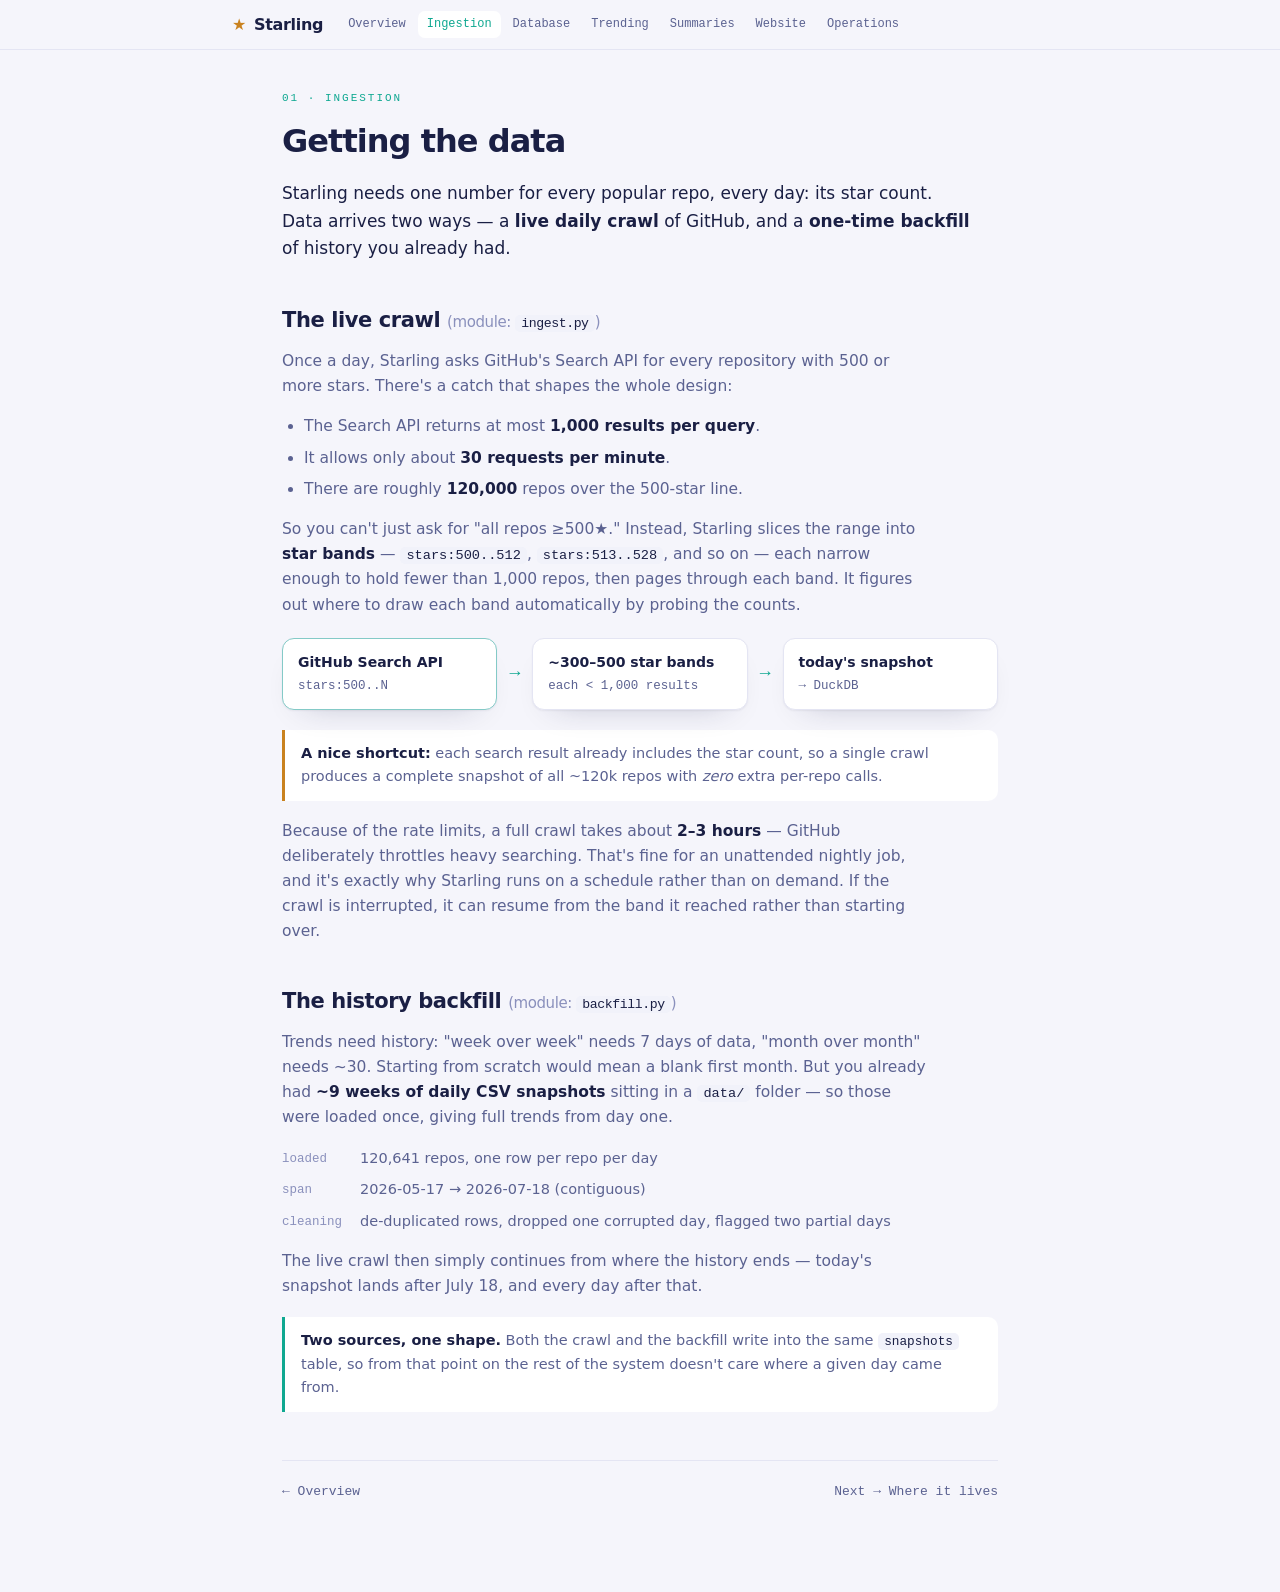
<file: docs/architecture/01-ingestion.html>
<!doctype html>
<html lang="en">
<head>
<meta charset="utf-8">
<meta name="viewport" content="width=device-width, initial-scale=1">
<title>Starling architecture — Getting the data</title>
<link rel="stylesheet" href="style.css">
</head>
<body>
<div class="topnav"><div class="inner">
  <a class="brand" href="index.html"><span class="g">★</span> Starling</a>
  <nav>
    <a class="lnk" href="index.html">Overview</a>
    <a class="lnk" href="01-ingestion.html" aria-current="page">Ingestion</a>
    <a class="lnk" href="02-database.html">Database</a>
    <a class="lnk" href="03-trending.html">Trending</a>
    <a class="lnk" href="04-summaries.html">Summaries</a>
    <a class="lnk" href="05-website.html">Website</a>
    <a class="lnk" href="06-operations.html">Operations</a>
  </nav>
</div></div>

<div class="wrap">
  <div class="eyebrow">01 · Ingestion</div>
  <h1>Getting the data</h1>
  <p class="lead">Starling needs one number for every popular repo, every day: its star count. Data arrives two ways — a <strong>live daily crawl</strong> of GitHub, and a <strong>one-time backfill</strong> of history you already had.</p>

  <h2>The live crawl <span style="color:var(--faint);font-weight:400;font-size:15px">(module: <code>ingest.py</code>)</span></h2>
  <p>Once a day, Starling asks GitHub's Search API for every repository with 500 or more stars. There's a catch that shapes the whole design:</p>
  <ul>
    <li>The Search API returns at most <strong>1,000 results per query</strong>.</li>
    <li>It allows only about <strong>30 requests per minute</strong>.</li>
    <li>There are roughly <strong>120,000</strong> repos over the 500-star line.</li>
  </ul>
  <p>So you can't just ask for "all repos ≥500★." Instead, Starling slices the range into <strong>star bands</strong> — <code>stars:500..512</code>, <code>stars:513..528</code>, and so on — each narrow enough to hold fewer than 1,000 repos, then pages through each band. It figures out where to draw each band automatically by probing the counts.</p>

  <div class="flow">
    <div class="box accent"><div class="t">GitHub Search API</div><div class="d">stars:500..N</div></div>
    <div class="arr">→</div>
    <div class="box"><div class="t">~300–500 star bands</div><div class="d">each &lt; 1,000 results</div></div>
    <div class="arr">→</div>
    <div class="box"><div class="t">today's snapshot</div><div class="d">→ DuckDB</div></div>
  </div>

  <div class="note why"><b>A nice shortcut:</b> each search result already includes the star count, so a single crawl produces a complete snapshot of all ~120k repos with <em>zero</em> extra per-repo calls.</div>

  <p>Because of the rate limits, a full crawl takes about <strong>2–3 hours</strong> — GitHub deliberately throttles heavy searching. That's fine for an unattended nightly job, and it's exactly why Starling runs on a schedule rather than on demand. If the crawl is interrupted, it can resume from the band it reached rather than starting over.</p>

  <h2>The history backfill <span style="color:var(--faint);font-weight:400;font-size:15px">(module: <code>backfill.py</code>)</span></h2>
  <p>Trends need history: "week over week" needs 7 days of data, "month over month" needs ~30. Starting from scratch would mean a blank first month. But you already had <strong>~9 weeks of daily CSV snapshots</strong> sitting in a <code>data/</code> folder — so those were loaded once, giving full trends from day one.</p>
  <dl class="kv">
    <dt>loaded</dt><dd>120,641 repos, one row per repo per day</dd>
    <dt>span</dt><dd>2026-05-17 → 2026-07-18 (contiguous)</dd>
    <dt>cleaning</dt><dd>de-duplicated rows, dropped one corrupted day, flagged two partial days</dd>
  </dl>
  <p>The live crawl then simply continues from where the history ends — today's snapshot lands after July 18, and every day after that.</p>

  <div class="note"><b>Two sources, one shape.</b> Both the crawl and the backfill write into the same <code>snapshots</code> table, so from that point on the rest of the system doesn't care where a given day came from.</div>

  <div class="pager">
    <a href="index.html">← Overview</a>
    <span class="spacer"></span>
    <a href="02-database.html">Next → Where it lives</a>
  </div>
</div>
</body>
</html>
</file>
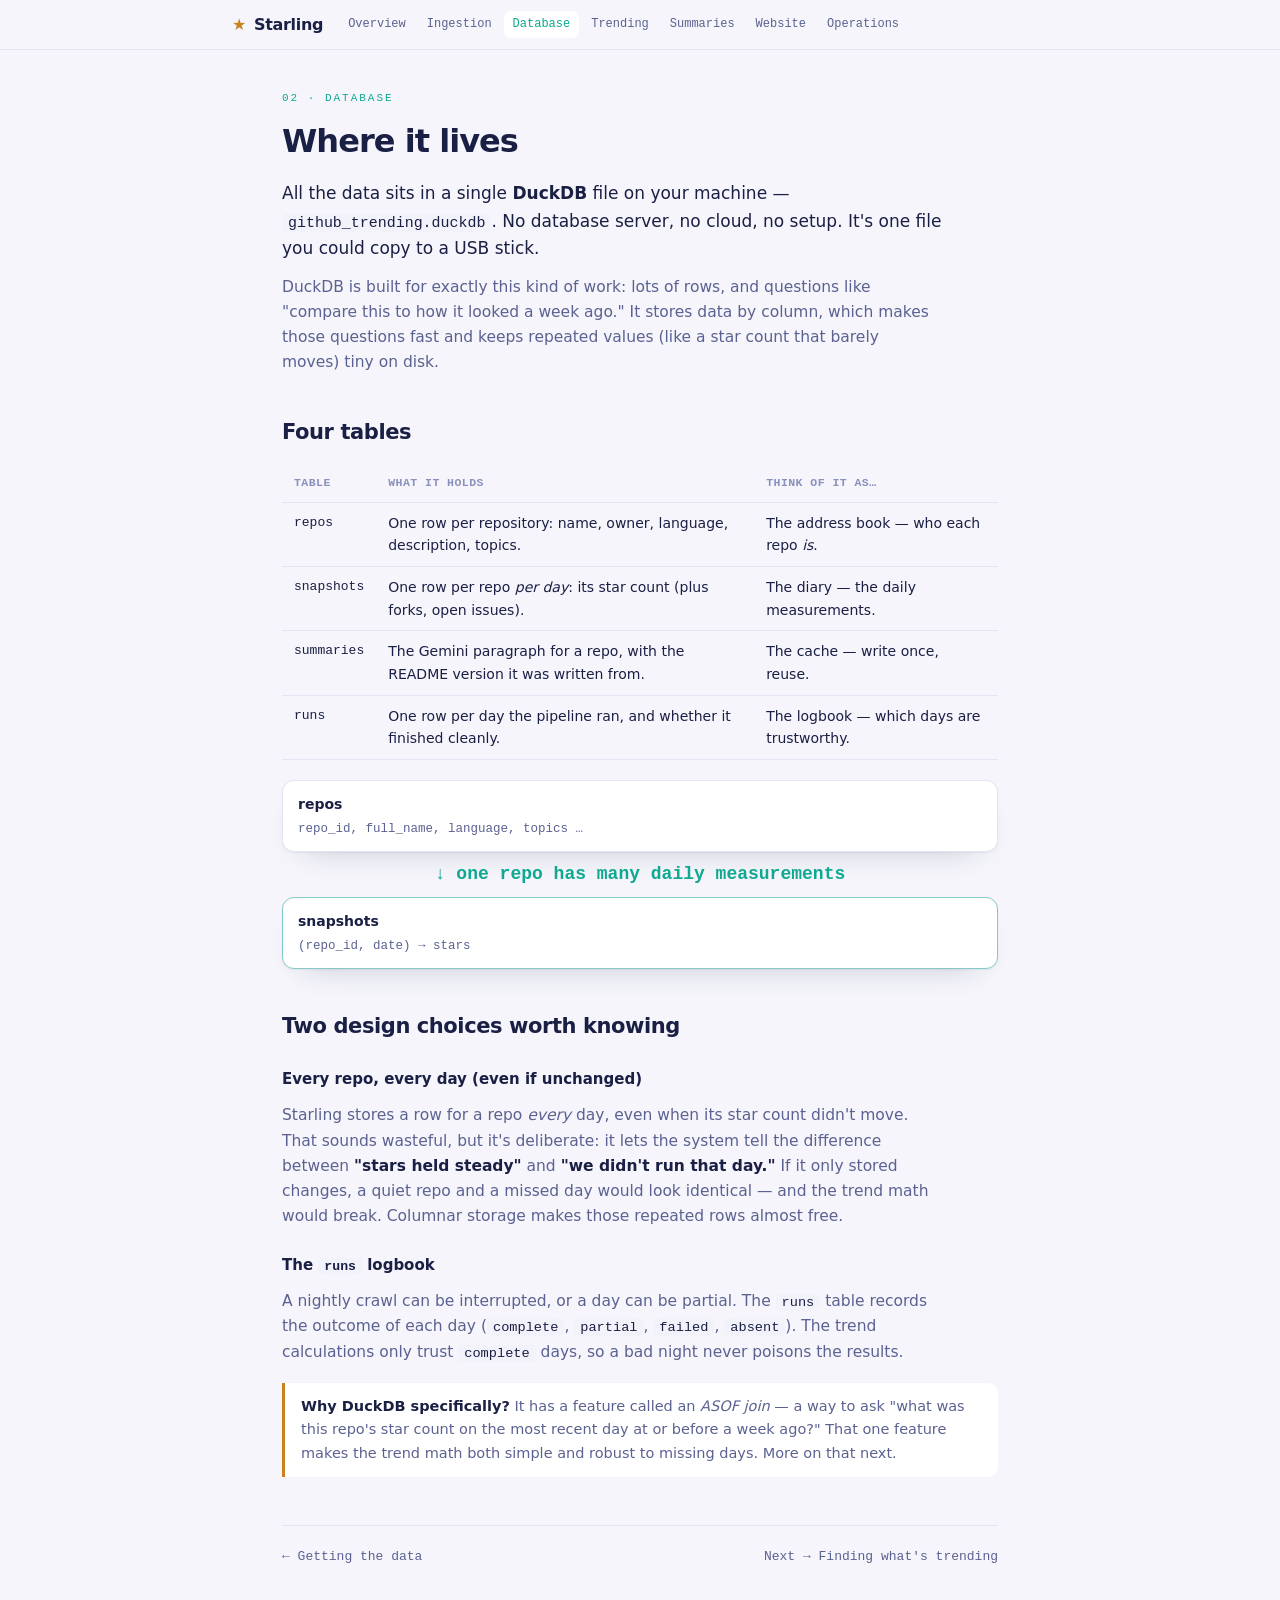
<file: docs/architecture/02-database.html>
<!doctype html>
<html lang="en">
<head>
<meta charset="utf-8">
<meta name="viewport" content="width=device-width, initial-scale=1">
<title>Starling architecture — Where it lives</title>
<link rel="stylesheet" href="style.css">
</head>
<body>
<div class="topnav"><div class="inner">
  <a class="brand" href="index.html"><span class="g">★</span> Starling</a>
  <nav>
    <a class="lnk" href="index.html">Overview</a>
    <a class="lnk" href="01-ingestion.html">Ingestion</a>
    <a class="lnk" href="02-database.html" aria-current="page">Database</a>
    <a class="lnk" href="03-trending.html">Trending</a>
    <a class="lnk" href="04-summaries.html">Summaries</a>
    <a class="lnk" href="05-website.html">Website</a>
    <a class="lnk" href="06-operations.html">Operations</a>
  </nav>
</div></div>

<div class="wrap">
  <div class="eyebrow">02 · Database</div>
  <h1>Where it lives</h1>
  <p class="lead">All the data sits in a single <strong>DuckDB</strong> file on your machine — <code>github_trending.duckdb</code>. No database server, no cloud, no setup. It's one file you could copy to a USB stick.</p>

  <p>DuckDB is built for exactly this kind of work: lots of rows, and questions like "compare this to how it looked a week ago." It stores data by column, which makes those questions fast and keeps repeated values (like a star count that barely moves) tiny on disk.</p>

  <h2>Four tables</h2>
  <table class="tbl">
    <tr><th>Table</th><th>What it holds</th><th>Think of it as…</th></tr>
    <tr><td class="mono">repos</td><td>One row per repository: name, owner, language, description, topics.</td><td>The address book — who each repo <em>is</em>.</td></tr>
    <tr><td class="mono">snapshots</td><td>One row per repo <em>per day</em>: its star count (plus forks, open issues).</td><td>The diary — the daily measurements.</td></tr>
    <tr><td class="mono">summaries</td><td>The Gemini paragraph for a repo, with the README version it was written from.</td><td>The cache — write once, reuse.</td></tr>
    <tr><td class="mono">runs</td><td>One row per day the pipeline ran, and whether it finished cleanly.</td><td>The logbook — which days are trustworthy.</td></tr>
  </table>

  <div class="flow vert">
    <div class="box"><div class="t">repos</div><div class="d">repo_id, full_name, language, topics …</div></div>
    <div class="arr">↓ one repo has many daily measurements</div>
    <div class="box accent"><div class="t">snapshots</div><div class="d">(repo_id, date) → stars</div></div>
  </div>

  <h2>Two design choices worth knowing</h2>

  <h3>Every repo, every day (even if unchanged)</h3>
  <p>Starling stores a row for a repo <em>every</em> day, even when its star count didn't move. That sounds wasteful, but it's deliberate: it lets the system tell the difference between <strong>"stars held steady"</strong> and <strong>"we didn't run that day."</strong> If it only stored changes, a quiet repo and a missed day would look identical — and the trend math would break. Columnar storage makes those repeated rows almost free.</p>

  <h3>The <code>runs</code> logbook</h3>
  <p>A nightly crawl can be interrupted, or a day can be partial. The <code>runs</code> table records the outcome of each day (<code>complete</code>, <code>partial</code>, <code>failed</code>, <code>absent</code>). The trend calculations only trust <code>complete</code> days, so a bad night never poisons the results.</p>

  <div class="note why"><b>Why DuckDB specifically?</b> It has a feature called an <em>ASOF join</em> — a way to ask "what was this repo's star count on the most recent day at or before a week ago?" That one feature makes the trend math both simple and robust to missing days. More on that next.</div>

  <div class="pager">
    <a href="01-ingestion.html">← Getting the data</a>
    <span class="spacer"></span>
    <a href="03-trending.html">Next → Finding what's trending</a>
  </div>
</div>
</body>
</html>
</file>
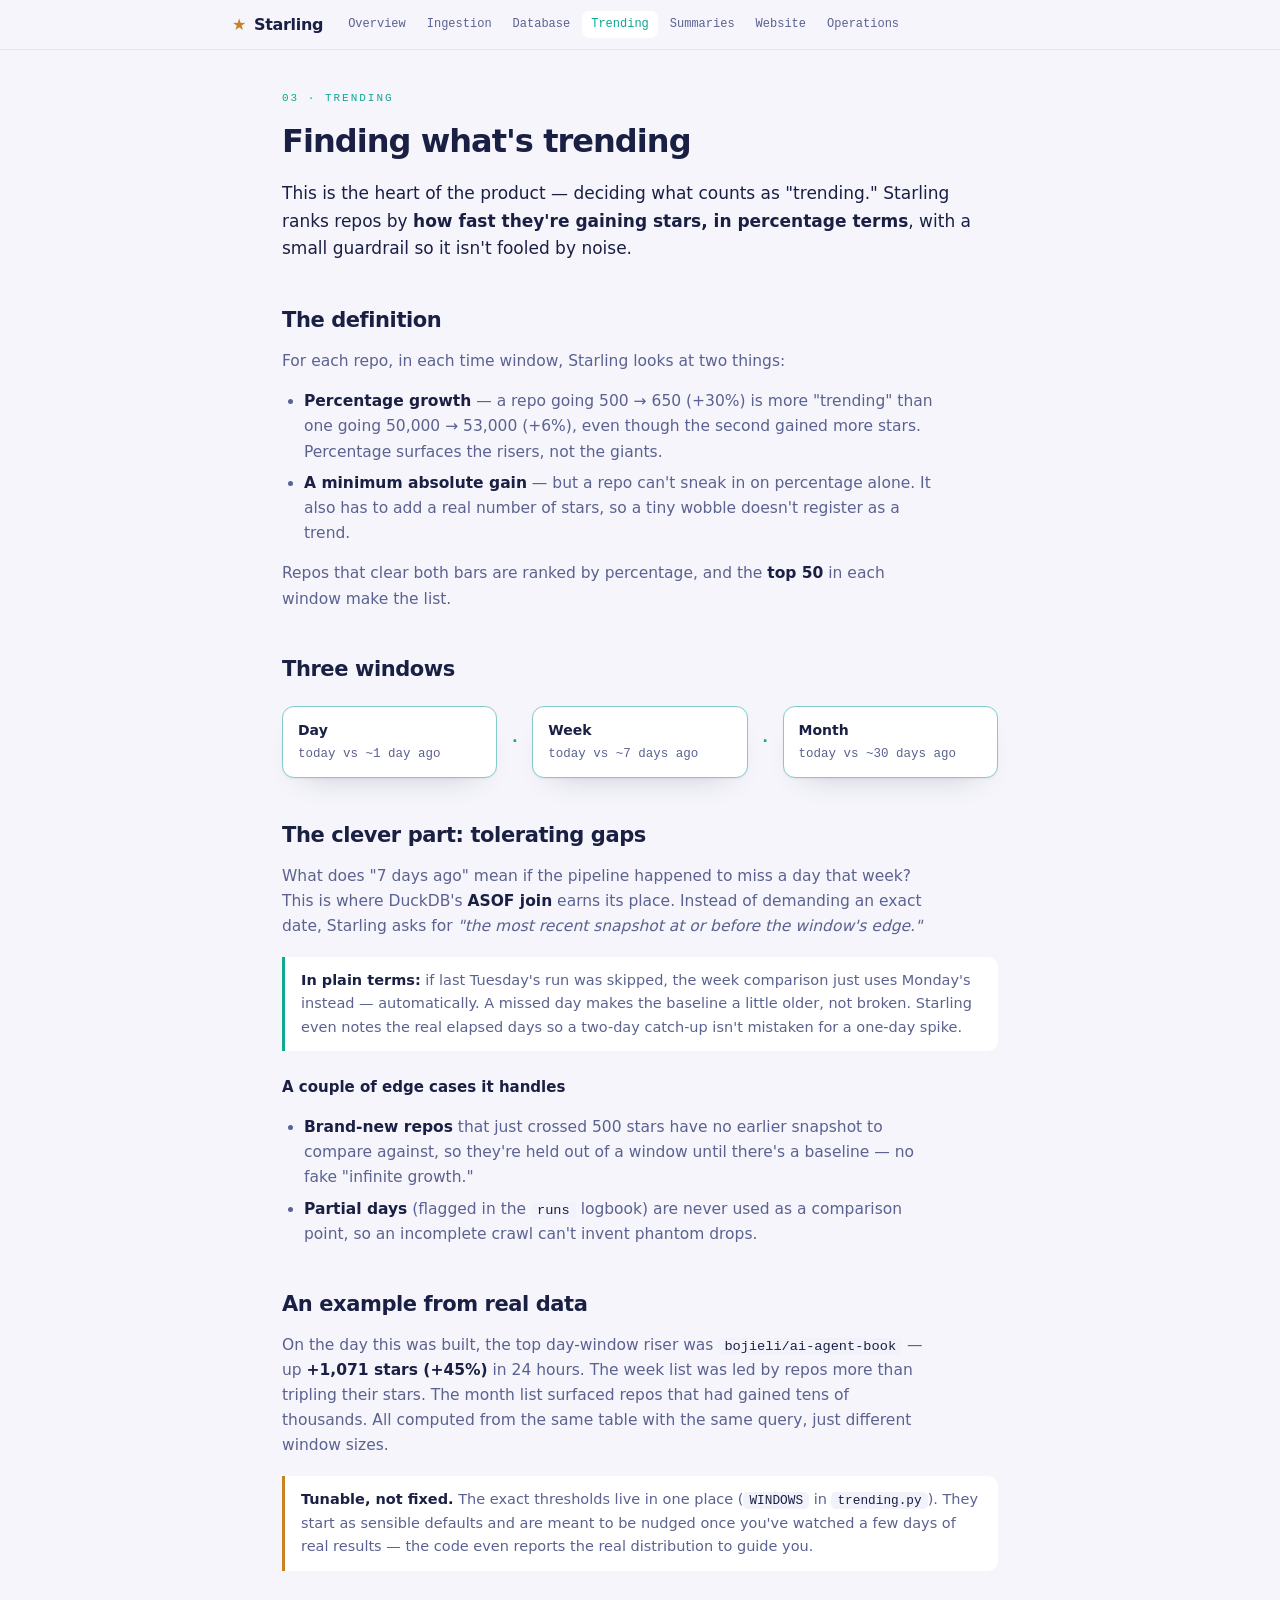
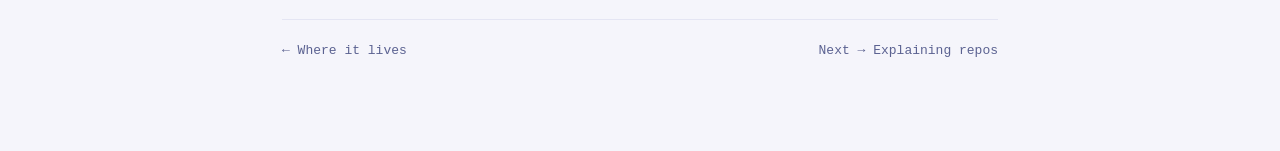
<file: docs/architecture/03-trending.html>
<!doctype html>
<html lang="en">
<head>
<meta charset="utf-8">
<meta name="viewport" content="width=device-width, initial-scale=1">
<title>Starling architecture — Finding what's trending</title>
<link rel="stylesheet" href="style.css">
</head>
<body>
<div class="topnav"><div class="inner">
  <a class="brand" href="index.html"><span class="g">★</span> Starling</a>
  <nav>
    <a class="lnk" href="index.html">Overview</a>
    <a class="lnk" href="01-ingestion.html">Ingestion</a>
    <a class="lnk" href="02-database.html">Database</a>
    <a class="lnk" href="03-trending.html" aria-current="page">Trending</a>
    <a class="lnk" href="04-summaries.html">Summaries</a>
    <a class="lnk" href="05-website.html">Website</a>
    <a class="lnk" href="06-operations.html">Operations</a>
  </nav>
</div></div>

<div class="wrap">
  <div class="eyebrow">03 · Trending</div>
  <h1>Finding what's trending</h1>
  <p class="lead">This is the heart of the product — deciding what counts as "trending." Starling ranks repos by <strong>how fast they're gaining stars, in percentage terms</strong>, with a small guardrail so it isn't fooled by noise.</p>

  <h2>The definition</h2>
  <p>For each repo, in each time window, Starling looks at two things:</p>
  <ul>
    <li><strong>Percentage growth</strong> — a repo going 500 → 650 (+30%) is more "trending" than one going 50,000 → 53,000 (+6%), even though the second gained more stars. Percentage surfaces the risers, not the giants.</li>
    <li><strong>A minimum absolute gain</strong> — but a repo can't sneak in on percentage alone. It also has to add a real number of stars, so a tiny wobble doesn't register as a trend.</li>
  </ul>
  <p>Repos that clear both bars are ranked by percentage, and the <strong>top 50</strong> in each window make the list.</p>

  <h2>Three windows</h2>
  <div class="flow">
    <div class="box accent"><div class="t">Day</div><div class="d">today vs ~1 day ago</div></div>
    <div class="arr">·</div>
    <div class="box accent"><div class="t">Week</div><div class="d">today vs ~7 days ago</div></div>
    <div class="arr">·</div>
    <div class="box accent"><div class="t">Month</div><div class="d">today vs ~30 days ago</div></div>
  </div>

  <h2>The clever part: tolerating gaps</h2>
  <p>What does "7 days ago" mean if the pipeline happened to miss a day that week? This is where DuckDB's <strong>ASOF join</strong> earns its place. Instead of demanding an exact date, Starling asks for <em>"the most recent snapshot at or before the window's edge."</em></p>
  <div class="note"><b>In plain terms:</b> if last Tuesday's run was skipped, the week comparison just uses Monday's instead — automatically. A missed day makes the baseline a little older, not broken. Starling even notes the real elapsed days so a two-day catch-up isn't mistaken for a one-day spike.</div>

  <h3>A couple of edge cases it handles</h3>
  <ul>
    <li><strong>Brand-new repos</strong> that just crossed 500 stars have no earlier snapshot to compare against, so they're held out of a window until there's a baseline — no fake "infinite growth."</li>
    <li><strong>Partial days</strong> (flagged in the <code>runs</code> logbook) are never used as a comparison point, so an incomplete crawl can't invent phantom drops.</li>
  </ul>

  <h2>An example from real data</h2>
  <p>On the day this was built, the top day-window riser was <code>bojieli/ai-agent-book</code> — up <strong>+1,071 stars (+45%)</strong> in 24 hours. The week list was led by repos more than tripling their stars. The month list surfaced repos that had gained tens of thousands. All computed from the same table with the same query, just different window sizes.</p>

  <div class="note why"><b>Tunable, not fixed.</b> The exact thresholds live in one place (<code>WINDOWS</code> in <code>trending.py</code>). They start as sensible defaults and are meant to be nudged once you've watched a few days of real results — the code even reports the real distribution to guide you.</div>

  <div class="pager">
    <a href="02-database.html">← Where it lives</a>
    <span class="spacer"></span>
    <a href="04-summaries.html">Next → Explaining repos</a>
  </div>
</div>
</body>
</html>
</file>
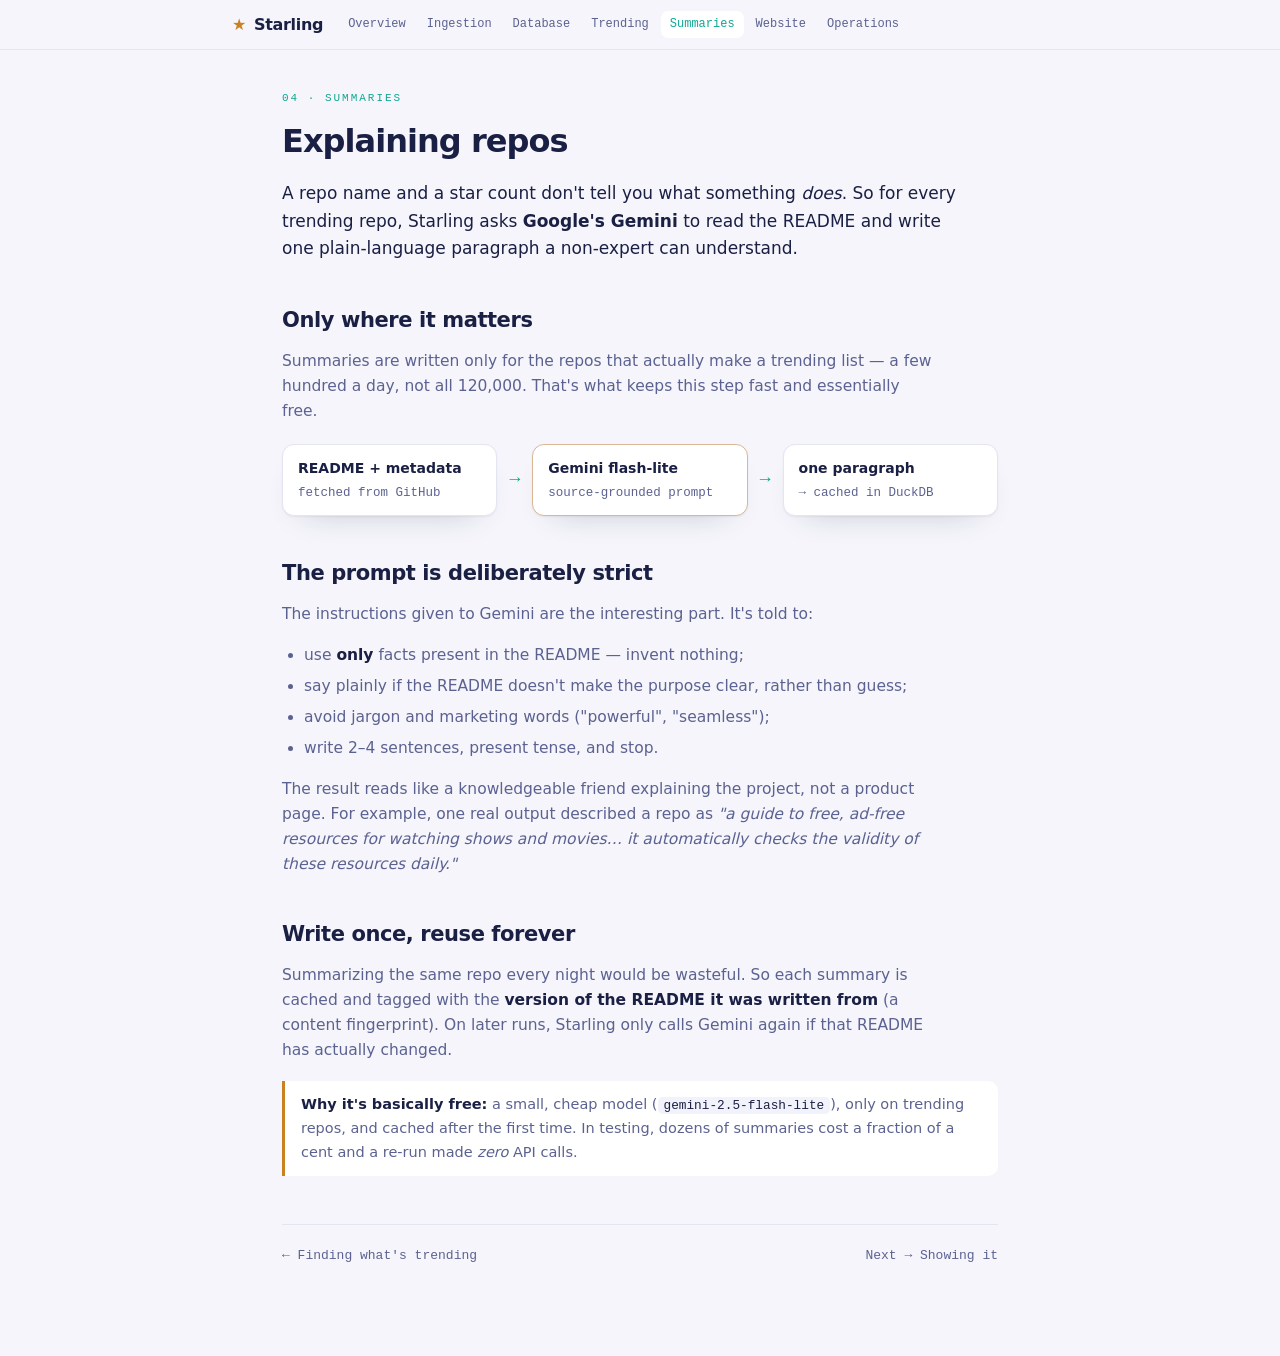
<file: docs/architecture/04-summaries.html>
<!doctype html>
<html lang="en">
<head>
<meta charset="utf-8">
<meta name="viewport" content="width=device-width, initial-scale=1">
<title>Starling architecture — Explaining repos</title>
<link rel="stylesheet" href="style.css">
</head>
<body>
<div class="topnav"><div class="inner">
  <a class="brand" href="index.html"><span class="g">★</span> Starling</a>
  <nav>
    <a class="lnk" href="index.html">Overview</a>
    <a class="lnk" href="01-ingestion.html">Ingestion</a>
    <a class="lnk" href="02-database.html">Database</a>
    <a class="lnk" href="03-trending.html">Trending</a>
    <a class="lnk" href="04-summaries.html" aria-current="page">Summaries</a>
    <a class="lnk" href="05-website.html">Website</a>
    <a class="lnk" href="06-operations.html">Operations</a>
  </nav>
</div></div>

<div class="wrap">
  <div class="eyebrow">04 · Summaries</div>
  <h1>Explaining repos</h1>
  <p class="lead">A repo name and a star count don't tell you what something <em>does</em>. So for every trending repo, Starling asks <strong>Google's Gemini</strong> to read the README and write one plain-language paragraph a non-expert can understand.</p>

  <h2>Only where it matters</h2>
  <p>Summaries are written only for the repos that actually make a trending list — a few hundred a day, not all 120,000. That's what keeps this step fast and essentially free.</p>

  <div class="flow">
    <div class="box"><div class="t">README + metadata</div><div class="d">fetched from GitHub</div></div>
    <div class="arr">→</div>
    <div class="box gold"><div class="t">Gemini flash-lite</div><div class="d">source-grounded prompt</div></div>
    <div class="arr">→</div>
    <div class="box"><div class="t">one paragraph</div><div class="d">→ cached in DuckDB</div></div>
  </div>

  <h2>The prompt is deliberately strict</h2>
  <p>The instructions given to Gemini are the interesting part. It's told to:</p>
  <ul>
    <li>use <strong>only</strong> facts present in the README — invent nothing;</li>
    <li>say plainly if the README doesn't make the purpose clear, rather than guess;</li>
    <li>avoid jargon and marketing words ("powerful", "seamless");</li>
    <li>write 2–4 sentences, present tense, and stop.</li>
  </ul>
  <p>The result reads like a knowledgeable friend explaining the project, not a product page. For example, one real output described a repo as <em>"a guide to free, ad-free resources for watching shows and movies… it automatically checks the validity of these resources daily."</em></p>

  <h2>Write once, reuse forever</h2>
  <p>Summarizing the same repo every night would be wasteful. So each summary is cached and tagged with the <strong>version of the README it was written from</strong> (a content fingerprint). On later runs, Starling only calls Gemini again if that README has actually changed.</p>

  <div class="note why"><b>Why it's basically free:</b> a small, cheap model (<code>gemini-2.5-flash-lite</code>), only on trending repos, and cached after the first time. In testing, dozens of summaries cost a fraction of a cent and a re-run made <em>zero</em> API calls.</div>

  <div class="pager">
    <a href="03-trending.html">← Finding what's trending</a>
    <span class="spacer"></span>
    <a href="05-website.html">Next → Showing it</a>
  </div>
</div>
</body>
</html>
</file>
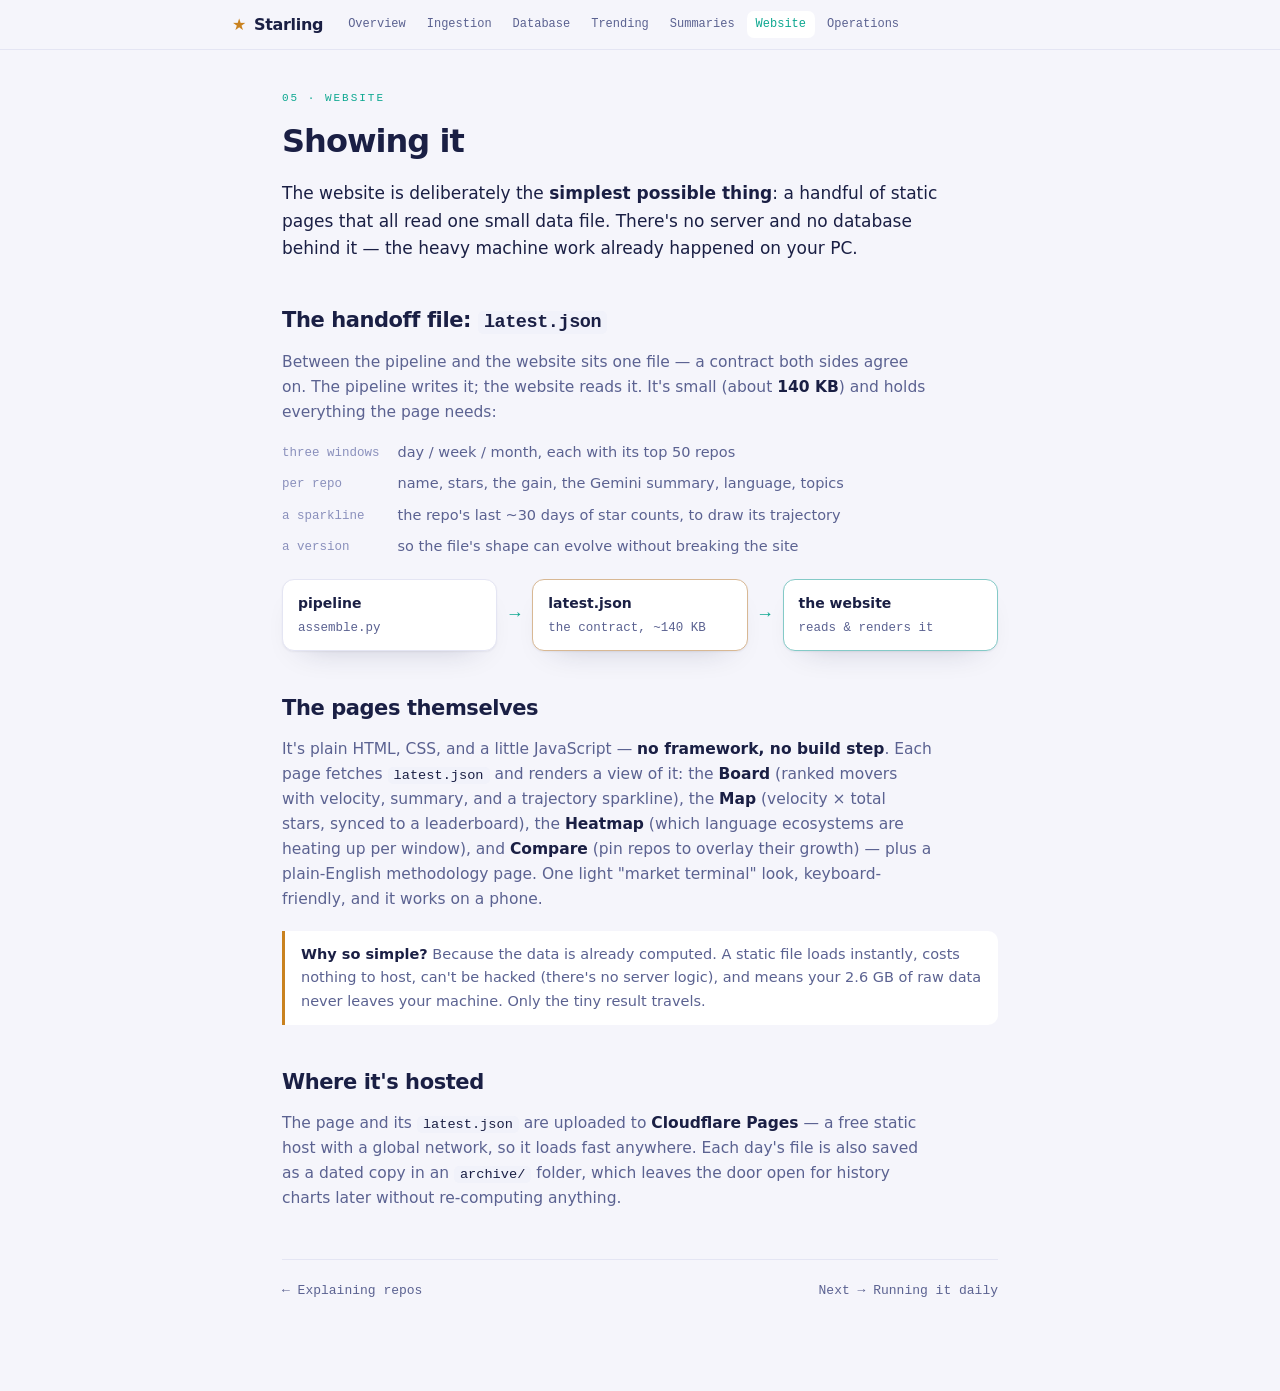
<file: docs/architecture/05-website.html>
<!doctype html>
<html lang="en">
<head>
<meta charset="utf-8">
<meta name="viewport" content="width=device-width, initial-scale=1">
<title>Starling architecture — Showing it</title>
<link rel="stylesheet" href="style.css">
</head>
<body>
<div class="topnav"><div class="inner">
  <a class="brand" href="index.html"><span class="g">★</span> Starling</a>
  <nav>
    <a class="lnk" href="index.html">Overview</a>
    <a class="lnk" href="01-ingestion.html">Ingestion</a>
    <a class="lnk" href="02-database.html">Database</a>
    <a class="lnk" href="03-trending.html">Trending</a>
    <a class="lnk" href="04-summaries.html">Summaries</a>
    <a class="lnk" href="05-website.html" aria-current="page">Website</a>
    <a class="lnk" href="06-operations.html">Operations</a>
  </nav>
</div></div>

<div class="wrap">
  <div class="eyebrow">05 · Website</div>
  <h1>Showing it</h1>
  <p class="lead">The website is deliberately the <strong>simplest possible thing</strong>: a handful of static pages that all read one small data file. There's no server and no database behind it — the heavy machine work already happened on your PC.</p>

  <h2>The handoff file: <code>latest.json</code></h2>
  <p>Between the pipeline and the website sits one file — a contract both sides agree on. The pipeline writes it; the website reads it. It's small (about <strong>140 KB</strong>) and holds everything the page needs:</p>
  <dl class="kv">
    <dt>three windows</dt><dd>day / week / month, each with its top 50 repos</dd>
    <dt>per repo</dt><dd>name, stars, the gain, the Gemini summary, language, topics</dd>
    <dt>a sparkline</dt><dd>the repo's last ~30 days of star counts, to draw its trajectory</dd>
    <dt>a version</dt><dd>so the file's shape can evolve without breaking the site</dd>
  </dl>

  <div class="flow">
    <div class="box"><div class="t">pipeline</div><div class="d">assemble.py</div></div>
    <div class="arr">→</div>
    <div class="box gold"><div class="t">latest.json</div><div class="d">the contract, ~140 KB</div></div>
    <div class="arr">→</div>
    <div class="box accent"><div class="t">the website</div><div class="d">reads &amp; renders it</div></div>
  </div>

  <h2>The pages themselves</h2>
  <p>It's plain HTML, CSS, and a little JavaScript — <strong>no framework, no build step</strong>. Each page fetches <code>latest.json</code> and renders a view of it: the <strong>Board</strong> (ranked movers with velocity, summary, and a trajectory sparkline), the <strong>Map</strong> (velocity × total stars, synced to a leaderboard), the <strong>Heatmap</strong> (which language ecosystems are heating up per window), and <strong>Compare</strong> (pin repos to overlay their growth) — plus a plain-English methodology page. One light "market terminal" look, keyboard-friendly, and it works on a phone.</p>

  <div class="note why"><b>Why so simple?</b> Because the data is already computed. A static file loads instantly, costs nothing to host, can't be hacked (there's no server logic), and means your 2.6 GB of raw data never leaves your machine. Only the tiny result travels.</div>

  <h2>Where it's hosted</h2>
  <p>The page and its <code>latest.json</code> are uploaded to <strong>Cloudflare Pages</strong> — a free static host with a global network, so it loads fast anywhere. Each day's file is also saved as a dated copy in an <code>archive/</code> folder, which leaves the door open for history charts later without re-computing anything.</p>

  <div class="pager">
    <a href="04-summaries.html">← Explaining repos</a>
    <span class="spacer"></span>
    <a href="06-operations.html">Next → Running it daily</a>
  </div>
</div>
</body>
</html>
</file>
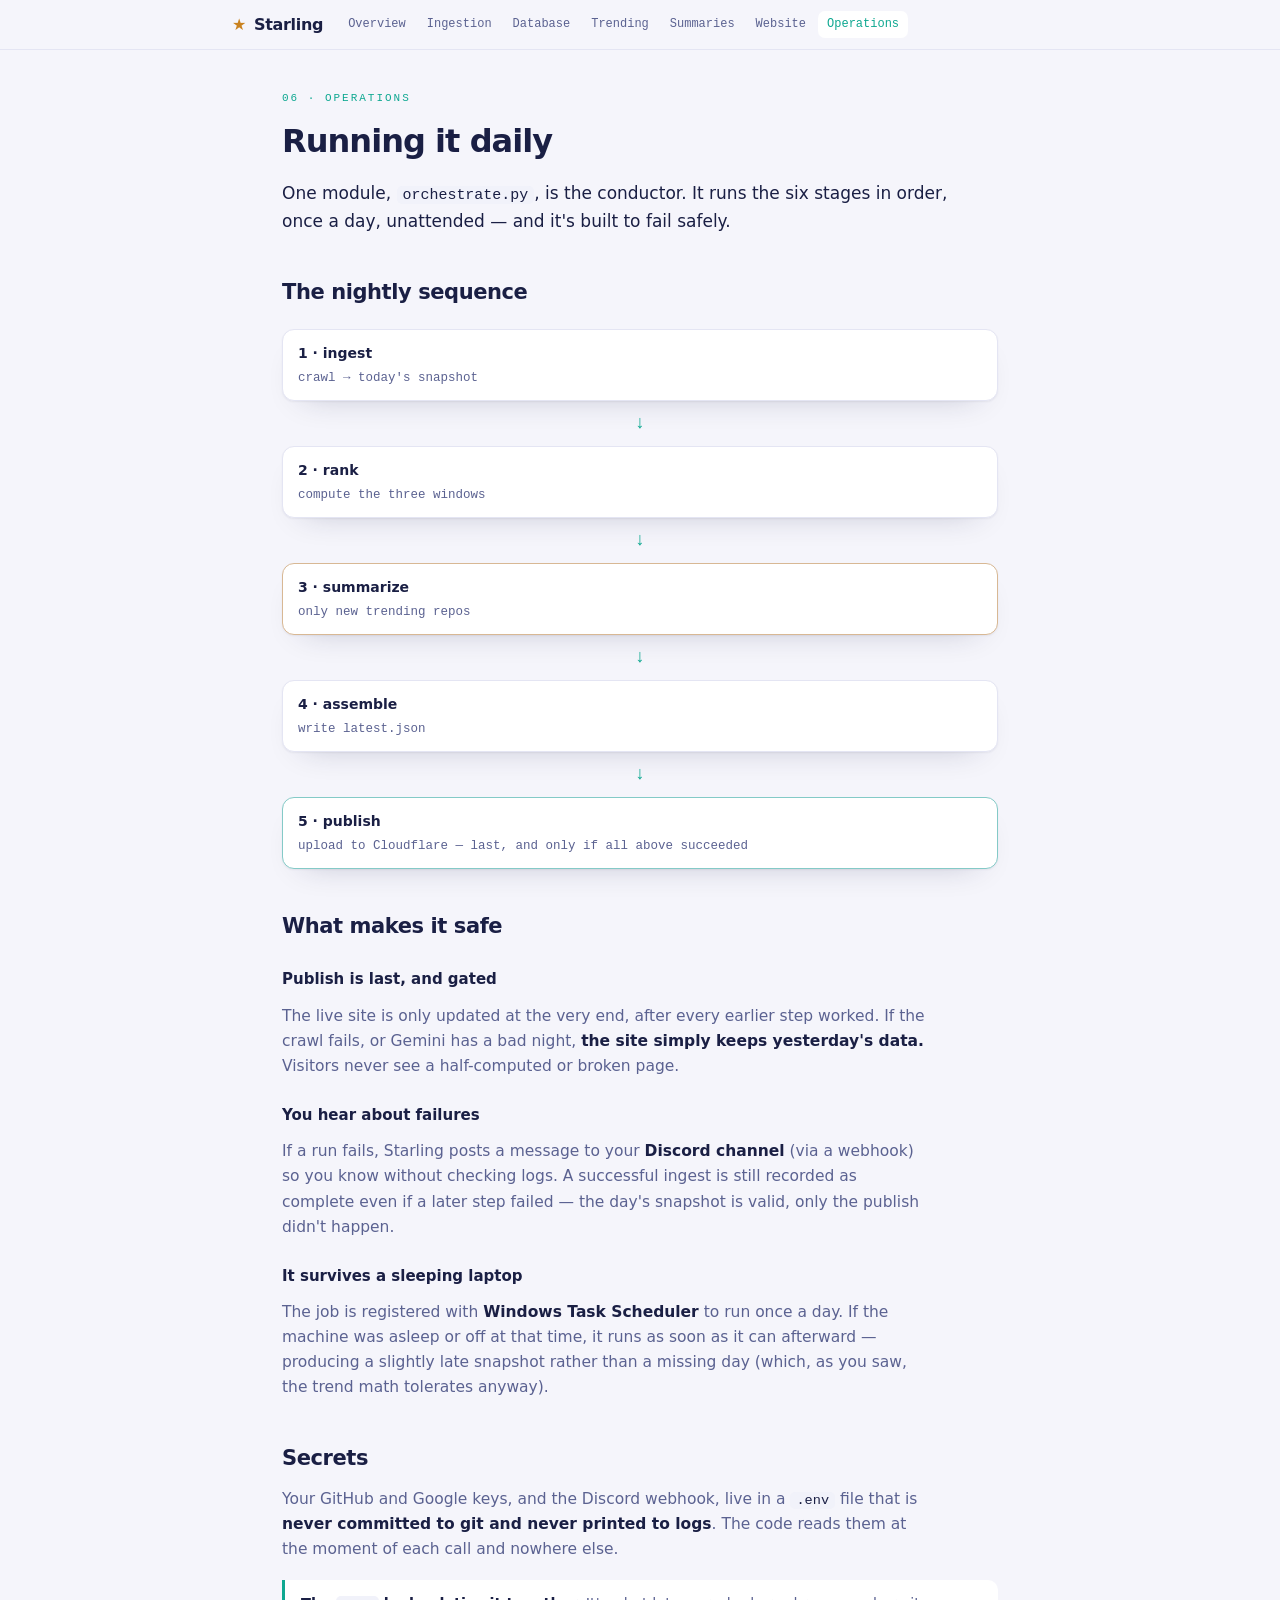
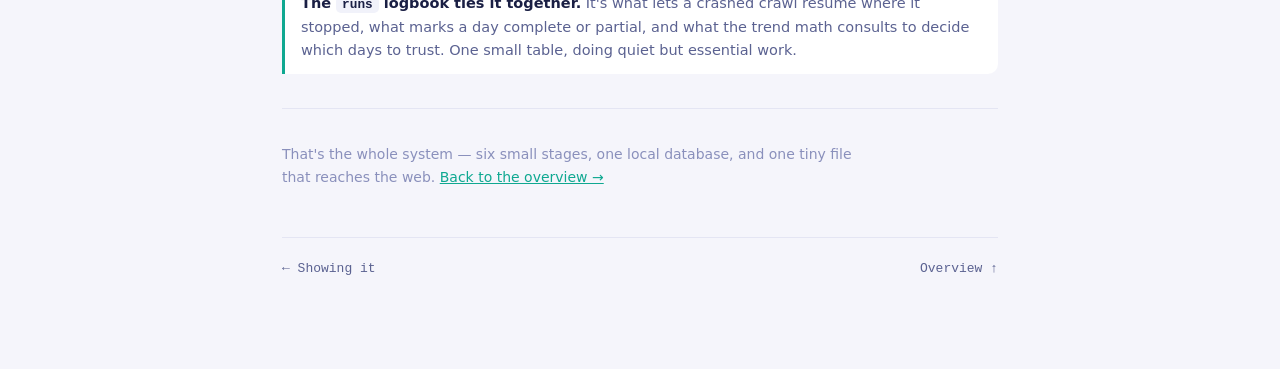
<file: docs/architecture/06-operations.html>
<!doctype html>
<html lang="en">
<head>
<meta charset="utf-8">
<meta name="viewport" content="width=device-width, initial-scale=1">
<title>Starling architecture — Running it daily</title>
<link rel="stylesheet" href="style.css">
</head>
<body>
<div class="topnav"><div class="inner">
  <a class="brand" href="index.html"><span class="g">★</span> Starling</a>
  <nav>
    <a class="lnk" href="index.html">Overview</a>
    <a class="lnk" href="01-ingestion.html">Ingestion</a>
    <a class="lnk" href="02-database.html">Database</a>
    <a class="lnk" href="03-trending.html">Trending</a>
    <a class="lnk" href="04-summaries.html">Summaries</a>
    <a class="lnk" href="05-website.html">Website</a>
    <a class="lnk" href="06-operations.html" aria-current="page">Operations</a>
  </nav>
</div></div>

<div class="wrap">
  <div class="eyebrow">06 · Operations</div>
  <h1>Running it daily</h1>
  <p class="lead">One module, <code>orchestrate.py</code>, is the conductor. It runs the six stages in order, once a day, unattended — and it's built to fail safely.</p>

  <h2>The nightly sequence</h2>
  <div class="flow vert">
    <div class="box"><div class="t">1 · ingest</div><div class="d">crawl → today's snapshot</div></div>
    <div class="arr">↓</div>
    <div class="box"><div class="t">2 · rank</div><div class="d">compute the three windows</div></div>
    <div class="arr">↓</div>
    <div class="box gold"><div class="t">3 · summarize</div><div class="d">only new trending repos</div></div>
    <div class="arr">↓</div>
    <div class="box"><div class="t">4 · assemble</div><div class="d">write latest.json</div></div>
    <div class="arr">↓</div>
    <div class="box accent"><div class="t">5 · publish</div><div class="d">upload to Cloudflare — last, and only if all above succeeded</div></div>
  </div>

  <h2>What makes it safe</h2>
  <h3>Publish is last, and gated</h3>
  <p>The live site is only updated at the very end, after every earlier step worked. If the crawl fails, or Gemini has a bad night, <strong>the site simply keeps yesterday's data.</strong> Visitors never see a half-computed or broken page.</p>

  <h3>You hear about failures</h3>
  <p>If a run fails, Starling posts a message to your <strong>Discord channel</strong> (via a webhook) so you know without checking logs. A successful ingest is still recorded as complete even if a later step failed — the day's snapshot is valid, only the publish didn't happen.</p>

  <h3>It survives a sleeping laptop</h3>
  <p>The job is registered with <strong>Windows Task Scheduler</strong> to run once a day. If the machine was asleep or off at that time, it runs as soon as it can afterward — producing a slightly late snapshot rather than a missing day (which, as you saw, the trend math tolerates anyway).</p>

  <h2>Secrets</h2>
  <p>Your GitHub and Google keys, and the Discord webhook, live in a <code>.env</code> file that is <strong>never committed to git and never printed to logs</strong>. The code reads them at the moment of each call and nowhere else.</p>

  <div class="note"><b>The <code>runs</code> logbook ties it together.</b> It's what lets a crashed crawl resume where it stopped, what marks a day complete or partial, and what the trend math consults to decide which days to trust. One small table, doing quiet but essential work.</div>

  <hr>
  <p style="color:var(--faint);font-size:14px">That's the whole system — six small stages, one local database, and one tiny file that reaches the web. <a href="index.html">Back to the overview →</a></p>

  <div class="pager">
    <a href="05-website.html">← Showing it</a>
    <span class="spacer"></span>
    <a href="index.html">Overview ↑</a>
  </div>
</div>
</body>
</html>
</file>
<file: site/assets/theme.css>
/* Starling — shared Ticker theme (tokens + chrome used by every page). */
:root{
  --paper:#F1F4F7; --panel:#FFFFFF; --ink:#0F1620; --muted:#5A6472; --faint:#66707C; /* faint darkened from #8A93A0 for WCAG AA (4.6:1 on paper, 5.0:1 on panel) */
  --line:#DCE1E7; --line-2:#E9EDF1;
  --up:#0B7A57; --up-soft:#E4F2EC; --down:#C0491F; --accent:#3B49DF; --amber:#9A6600;
  --disp:"Space Grotesk", system-ui, sans-serif;
  --mono:"IBM Plex Mono", ui-monospace, "Cascadia Code", Consolas, monospace;
  --body:"IBM Plex Sans", system-ui, -apple-system, "Segoe UI", sans-serif;
  --shadow:0 20px 40px -30px rgba(15,22,32,.5);
}
*{box-sizing:border-box;}
html{-webkit-text-size-adjust:100%;}
body{margin:0; background:var(--paper); color:var(--ink); font-family:var(--body); line-height:1.5; -webkit-font-smoothing:antialiased;}
a{color:inherit;}
.wrap{max-width:1180px; margin:0 auto; padding:0 22px 90px;}

/* masthead */
.bar{display:flex; align-items:center; justify-content:space-between; gap:18px; flex-wrap:wrap; padding:26px 0 18px; border-bottom:2px solid var(--ink);}
.brand{display:flex; align-items:baseline; gap:12px;}
.brand .logo{font-family:var(--disp); font-weight:700; font-size:23px; letter-spacing:-.03em; text-decoration:none; color:var(--ink);}
.brand .logo b{color:var(--accent);}
.brand .kick{font-family:var(--mono); font-size:10.5px; letter-spacing:.16em; text-transform:uppercase; color:var(--muted); border-left:1px solid var(--line); padding-left:12px;}
.clock{font-family:var(--mono); font-size:12px; color:var(--muted); font-variant-numeric:tabular-nums;}
.clock b{color:var(--ink); font-weight:600;}

/* view switcher */
.views{display:flex; gap:4px; flex-wrap:wrap; align-items:center; margin-top:12px;}
.views a{font-family:var(--mono); font-size:11px; letter-spacing:.03em; text-transform:uppercase; color:var(--muted);
  text-decoration:none; padding:6px 11px; border:1px solid var(--line); border-radius:8px; background:var(--panel);}
.views a:hover{border-color:var(--accent); color:var(--accent);}
.views a[aria-current="page"]{background:var(--ink); color:#fff; border-color:var(--ink);}
.views a:focus-visible{outline:2px solid var(--accent); outline-offset:2px;}
.views .spacer{flex:1;}
.views .about{border-style:dashed;}

/* ticker strip */
.ticker{position:relative; overflow:hidden; border-bottom:1px solid var(--line); background:var(--panel);}
.ticker::before,.ticker::after{content:""; position:absolute; top:0; bottom:0; width:46px; z-index:2; pointer-events:none;}
.ticker::before{left:0; background:linear-gradient(90deg,var(--panel),transparent);}
.ticker::after{right:0; background:linear-gradient(270deg,var(--panel),transparent);}
.tick-track{display:inline-flex; white-space:nowrap; padding:9px 0; will-change:transform; animation:scroll 60s linear infinite;}
.ticker:hover .tick-track{animation-play-state:paused;}
.tick{display:inline-flex; align-items:baseline; gap:9px; padding:0 22px; font-family:var(--mono); font-size:12.5px; border-right:1px solid var(--line-2); text-decoration:none; color:inherit; cursor:pointer;}
.tick .sym{font-weight:600; letter-spacing:.02em; color:var(--ink); text-transform:uppercase;}
.tick .mv{color:var(--up); font-weight:600;}
.tick:hover .sym{color:var(--accent); text-decoration:underline; text-underline-offset:2px;}
@keyframes scroll{from{transform:translateX(0);} to{transform:translateX(-50%);}}

/* window segmented control */
.seg{display:inline-flex; background:var(--panel); border:1px solid var(--line); border-radius:10px; padding:3px;}
.seg button{appearance:none; border:0; background:transparent; cursor:pointer; font-family:var(--mono); font-size:11.5px;
  letter-spacing:.04em; text-transform:uppercase; color:var(--muted); padding:8px 14px; border-radius:7px; display:flex; align-items:baseline; gap:7px;}
.seg button .d{font-size:9.5px; color:var(--faint);}
.seg button[aria-selected="true"]{background:var(--ink); color:#fff;}
.seg button[aria-selected="true"] .d{color:#93E7CB;}
.seg button:focus-visible{outline:2px solid var(--accent); outline-offset:2px;}

/* strip header */
.strip{display:flex; align-items:flex-end; justify-content:space-between; gap:16px; flex-wrap:wrap; padding:24px 0 16px;}
.lede h1, .lede h2{font-family:var(--disp); font-weight:600; font-size:19px; letter-spacing:-.02em; margin:0 0 4px;}
.lede p{margin:0; color:var(--muted); font-size:13.5px; max-width:58ch;}
.lede p b{color:var(--ink);}

/* shared marks */
.dot{width:9px; height:9px; border-radius:50%; display:inline-block;}
.lang{display:inline-flex; align-items:center; gap:6px; font-family:var(--mono); font-size:11px; color:var(--muted);}
.chip{font-family:var(--mono); font-size:10px; color:var(--muted); border:1px solid var(--line); border-radius:6px; padding:2px 7px; white-space:nowrap;}
.panel{background:var(--panel); border:1px solid var(--line); border-radius:14px; box-shadow:var(--shadow);}

/* tooltip */
.tt{position:fixed; z-index:50; pointer-events:none; opacity:0; transform:translateY(4px); transition:opacity .12s;
  background:var(--ink); color:#fff; border-radius:10px; padding:10px 12px; font-family:var(--mono); font-size:11.5px; line-height:1.5; max-width:260px; box-shadow:0 12px 30px -12px rgba(0,0,0,.55);}
.tt.show{opacity:1; transform:translateY(0);}
.tt .nm{font-family:var(--disp); font-weight:600; font-size:13px; letter-spacing:-.01em; margin-bottom:3px;}
.tt .up{color:#5AE0B4;} .tt .am{color:#F2C36B;} .tt .mut{color:#9BA6B6;}

.legend{display:flex; gap:22px; flex-wrap:wrap; margin-top:22px; padding-top:16px; border-top:1px solid var(--line); font-family:var(--mono); font-size:11px; color:var(--muted); align-items:center;}
.legend i{display:inline-block; width:20px; height:3px; border-radius:2px; vertical-align:middle; margin-right:8px;}
.foot{margin-top:14px; font-family:var(--mono); font-size:11px; color:var(--faint);}
.foot a{color:var(--muted);}

/* loading / error / empty states */
.state{padding:60px 8px; text-align:center; color:var(--muted); font-family:var(--mono); font-size:13px;}
.state.err{color:var(--down);}

@media (prefers-reduced-motion:reduce){ .tick-track{animation:none;} }
</file>
<file: docs/architecture/style.css>
/* Starling architecture docs — shared styles */
:root {
  --ink:#0E1230; --surface:#161B42; --surface-2:#1F2657; --line:#2B3266;
  --paper:#EDEFFF; --haze:#9BA2D0; --faint:#6B72A6;
  --star:#FFC24B; --signal:#4FE0C0; --hot:#FF7A5C; --ok:#5FD08A;
  --mono: ui-monospace,"Cascadia Code","SF Mono","Segoe UI Mono",Consolas,monospace;
  --sans: system-ui,-apple-system,"Segoe UI",Roboto,Helvetica,Arial,sans-serif;
  --shadow: 0 1px 0 rgba(255,255,255,.03), 0 14px 34px -22px rgba(0,0,0,.7);
}
@media (prefers-color-scheme:light){ :root{
  --ink:#F5F5FB;--surface:#FFFFFF;--surface-2:#F1F2FA;--line:#E4E5F3;--paper:#1A1F44;--haze:#5B6291;--faint:#8A90BC;
  --star:#C9821F;--signal:#0FA891;--hot:#E15A3C;--ok:#1B9E5F;--shadow:0 1px 2px rgba(26,31,68,.06),0 14px 34px -22px rgba(26,31,68,.3);
}}

*{ box-sizing:border-box; }
body{ margin:0; background:var(--ink); color:var(--paper); font-family:var(--sans); line-height:1.62; -webkit-font-smoothing:antialiased; }

/* top nav */
.topnav{ position:sticky; top:0; z-index:20; background:color-mix(in srgb,var(--ink) 88%, transparent); backdrop-filter:blur(8px); border-bottom:1px solid var(--line); }
.topnav .inner{ max-width:860px; margin:0 auto; padding:11px 22px; display:flex; align-items:center; gap:16px; flex-wrap:wrap; }
.topnav .brand{ display:flex; align-items:center; gap:8px; font-weight:800; letter-spacing:-.02em; text-decoration:none; color:var(--paper); }
.topnav .brand .g{ color:var(--star); }
.topnav nav{ display:flex; gap:3px; flex-wrap:wrap; }
.topnav a.lnk{ font-family:var(--mono); font-size:12px; color:var(--haze); text-decoration:none; padding:4px 9px; border-radius:7px; }
.topnav a.lnk:hover{ color:var(--paper); background:var(--surface-2); }
.topnav a.lnk[aria-current="page"]{ color:var(--signal); background:var(--surface); }

.wrap{ max-width:760px; margin:0 auto; padding:40px 22px 90px; }
.eyebrow{ font-family:var(--mono); font-size:11px; letter-spacing:.18em; text-transform:uppercase; color:var(--signal); }
h1{ font-size:32px; margin:8px 0 0; letter-spacing:-.03em; font-weight:800; text-wrap:balance; }
h2{ font-size:21px; margin:40px 0 10px; letter-spacing:-.02em; font-weight:700; }
h3{ font-size:15px; margin:24px 0 6px; font-weight:700; color:var(--paper); }
p{ color:var(--haze); font-size:15.5px; margin:12px 0; max-width:66ch; }
.lead{ font-size:17px; color:var(--paper); max-width:64ch; }
a{ color:var(--signal); }
strong{ color:var(--paper); font-weight:650; }
code{ font-family:var(--mono); font-size:.88em; background:var(--surface-2); color:var(--paper); padding:1px 6px; border-radius:5px; }
ul,ol{ color:var(--haze); font-size:15.5px; max-width:66ch; padding-left:22px; }
li{ margin:6px 0; }
hr{ border:0; border-top:1px solid var(--line); margin:34px 0; }

/* callouts */
.note{ border-left:3px solid var(--signal); background:var(--surface); border-radius:0 10px 10px 0; padding:12px 16px; margin:18px 0; font-size:14.5px; color:var(--haze); }
.note b{ color:var(--paper); }
.why{ border-left-color:var(--star); }

/* key facts */
.kv{ display:grid; grid-template-columns:auto 1fr; gap:8px 18px; margin:16px 0; font-size:14.5px; }
.kv dt{ font-family:var(--mono); color:var(--faint); font-size:12.5px; padding-top:2px; }
.kv dd{ margin:0; color:var(--haze); }

/* diagram: boxes + arrows */
.flow{ display:flex; align-items:stretch; gap:0; flex-wrap:wrap; margin:20px 0; }
.flow.vert{ flex-direction:column; align-items:stretch; gap:0; }
.box{ background:var(--surface); border:1px solid var(--line); border-radius:12px; padding:12px 15px; box-shadow:var(--shadow); flex:1 1 0; min-width:120px; }
.box .t{ font-weight:700; font-size:14px; }
.box .d{ color:var(--haze); font-size:12.5px; margin-top:3px; font-family:var(--mono); }
.box.accent{ border-color:color-mix(in srgb,var(--signal) 45%,var(--line)); }
.box.gold{ border-color:color-mix(in srgb,var(--star) 45%,var(--line)); }
.arr{ align-self:center; color:var(--signal); font-family:var(--mono); font-weight:700; padding:0 12px; font-size:18px; }
.flow.vert .arr{ padding:8px 0; text-align:center; }

/* tables */
.tbl{ width:100%; border-collapse:collapse; margin:16px 0; font-size:14px; display:block; overflow-x:auto; }
.tbl th,.tbl td{ text-align:left; padding:9px 12px; border-bottom:1px solid var(--line); vertical-align:top; }
.tbl th{ font-family:var(--mono); font-size:11.5px; letter-spacing:.04em; text-transform:uppercase; color:var(--faint); font-weight:600; }
.tbl td.mono{ font-family:var(--mono); color:var(--paper); font-size:13px; white-space:nowrap; }

/* cards grid (index) */
.grid{ display:grid; grid-template-columns:repeat(auto-fill,minmax(230px,1fr)); gap:12px; margin:22px 0; }
.card{ display:block; text-decoration:none; background:var(--surface); border:1px solid var(--line); border-radius:14px; padding:16px 18px; box-shadow:var(--shadow); transition:border-color .18s, transform .18s; }
.card:hover{ transform:translateY(-2px); border-color:color-mix(in srgb,var(--signal) 45%,var(--line)); }
.card .n{ font-family:var(--mono); font-size:11px; color:var(--signal); }
.card .h{ font-weight:700; color:var(--paper); margin:3px 0 4px; font-size:16px; }
.card .p{ color:var(--haze); font-size:13px; }

/* pager */
.pager{ display:flex; justify-content:space-between; gap:12px; margin-top:48px; padding-top:20px; border-top:1px solid var(--line); font-family:var(--mono); font-size:13px; }
.pager a{ text-decoration:none; color:var(--haze); }
.pager a:hover{ color:var(--signal); }
.pager .spacer{ flex:1; }
.foot{ margin-top:26px; color:var(--faint); font-size:12.5px; }
@media (max-width:560px){ h1{ font-size:26px; } .flow{ flex-direction:column; } .arr{ padding:8px 0; } }
</file>
